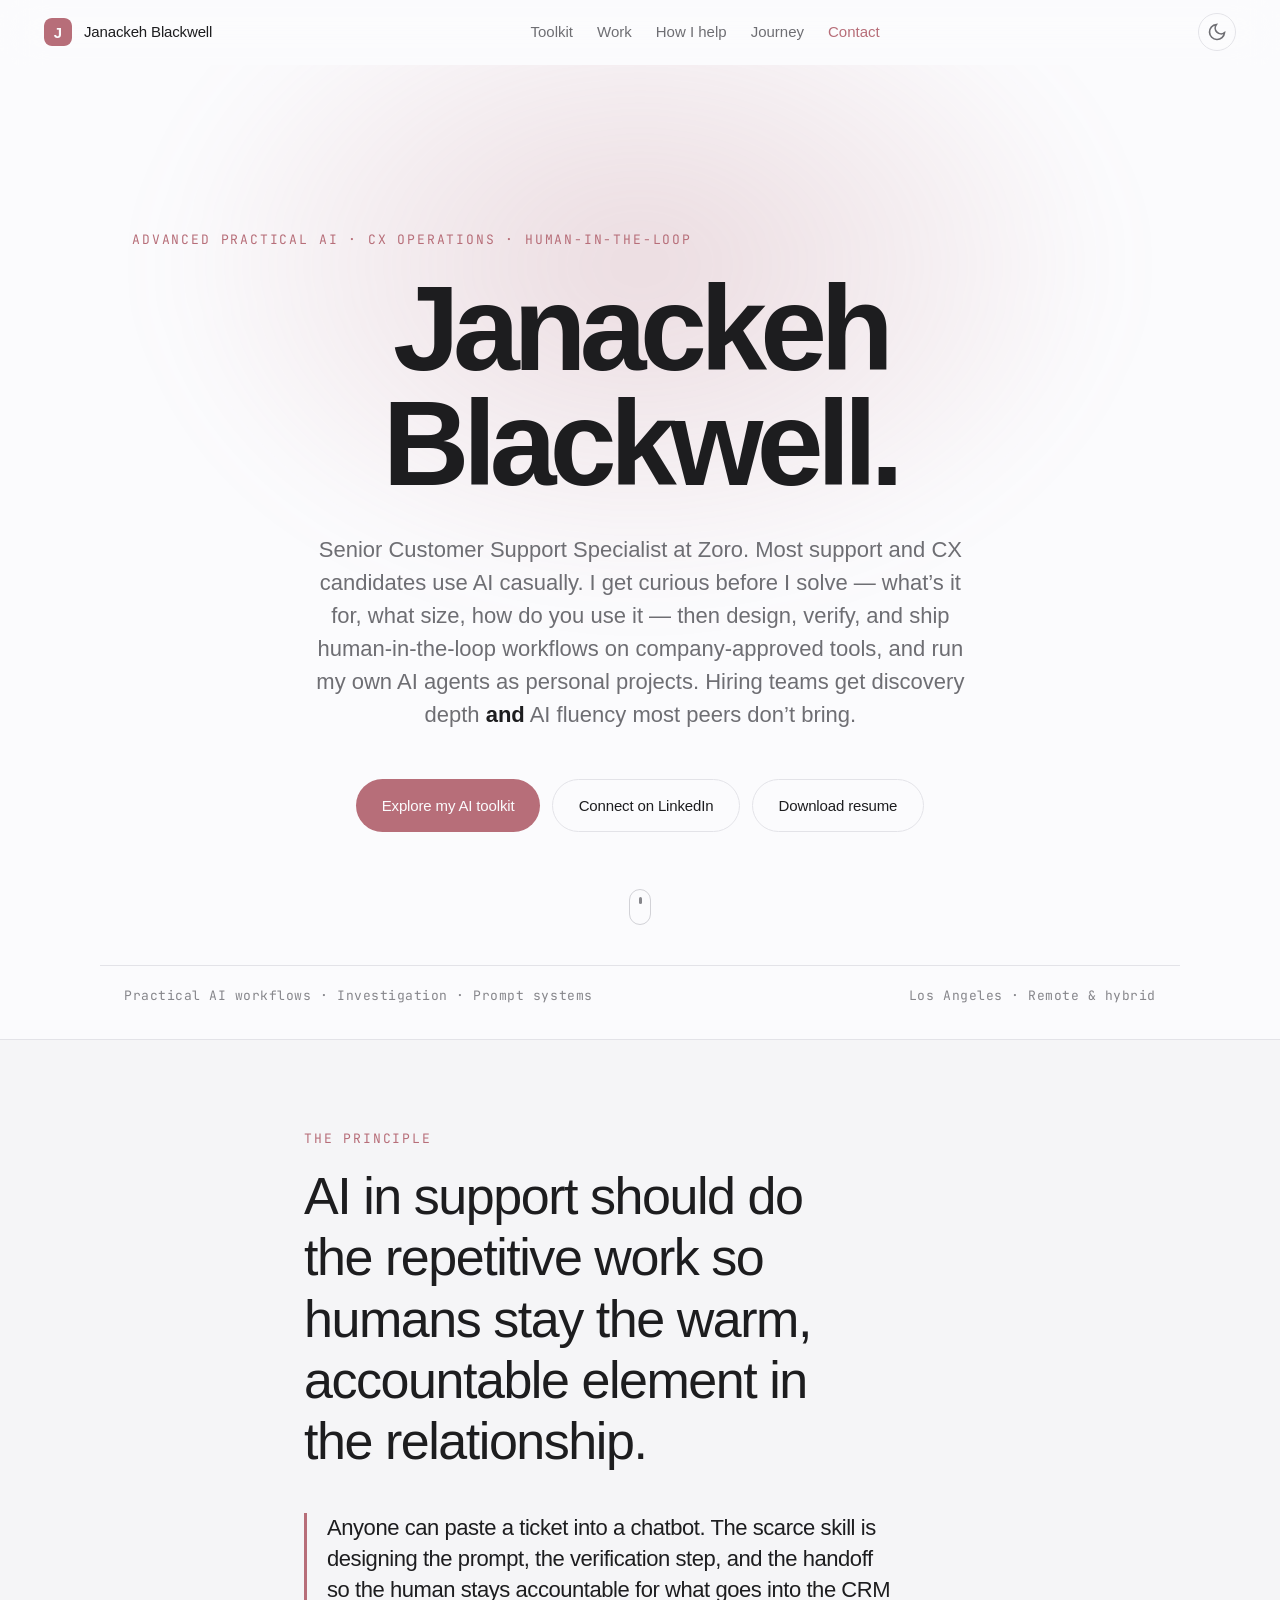
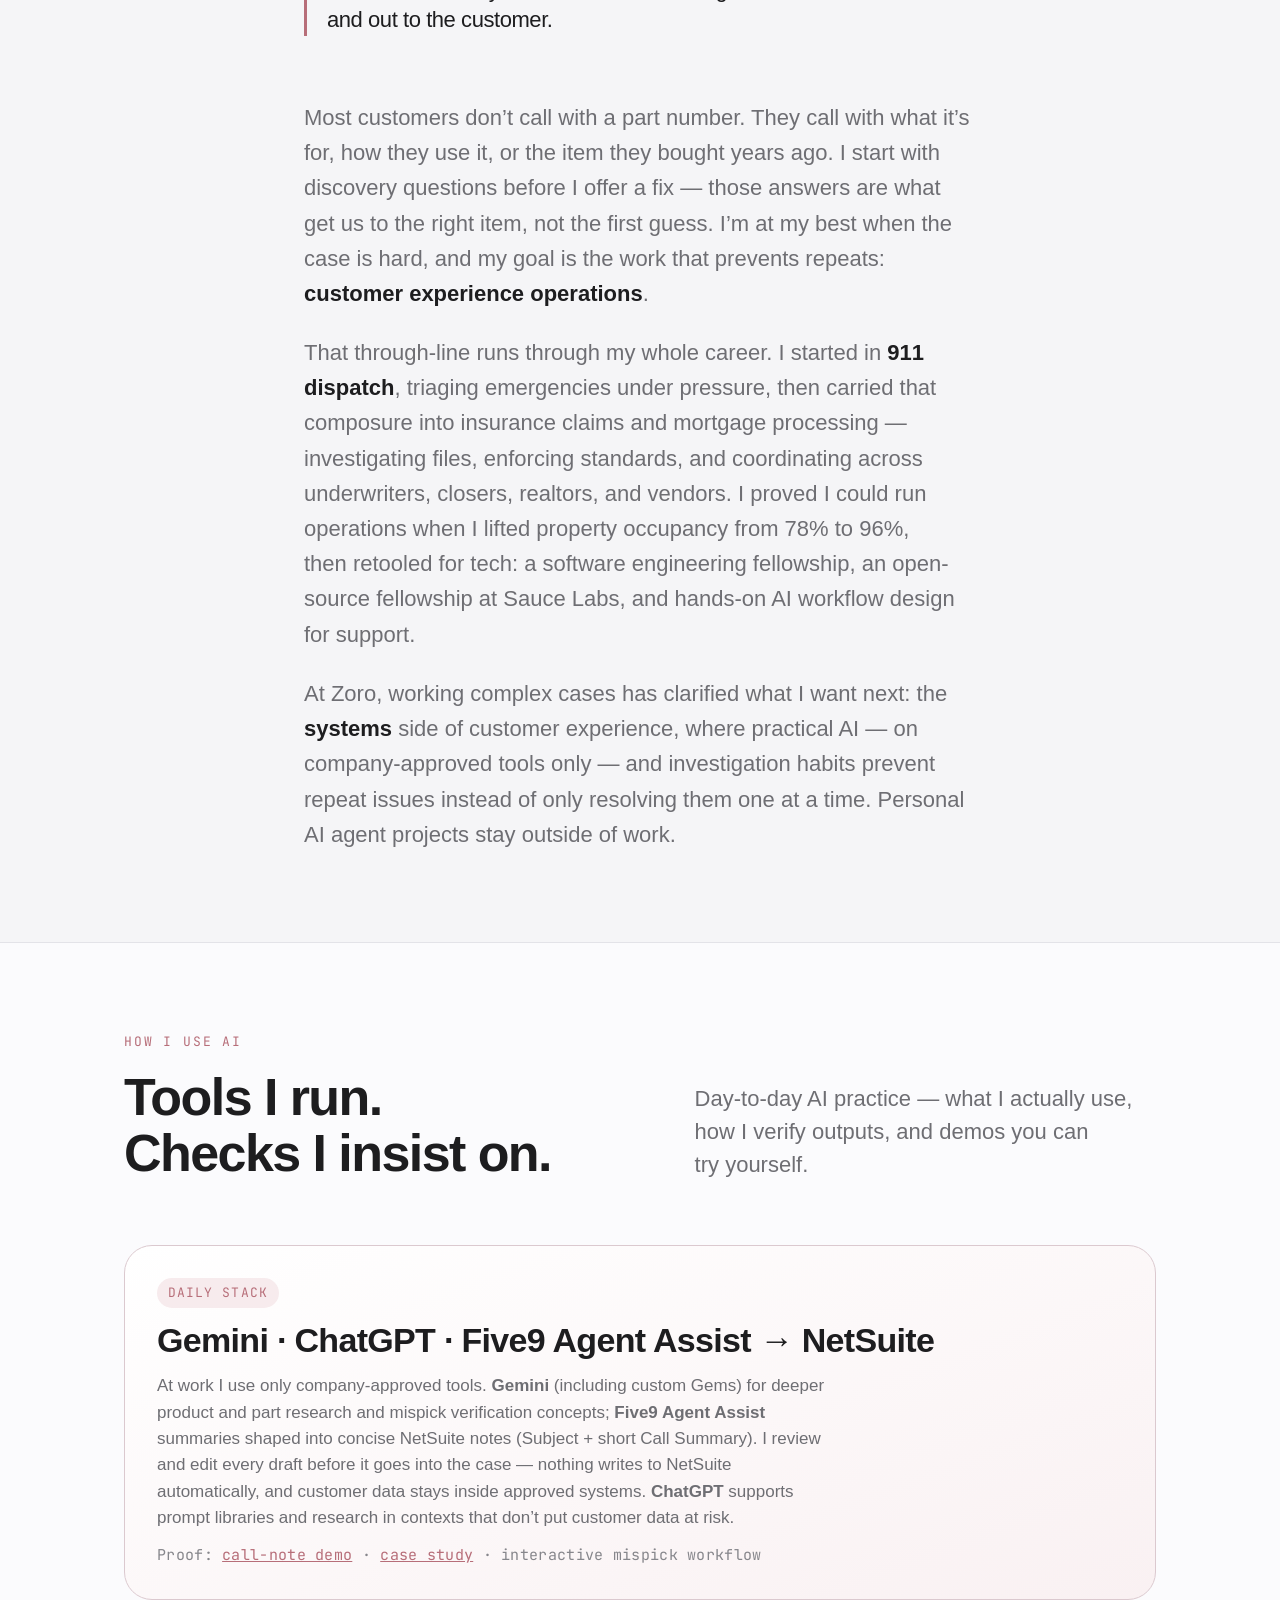
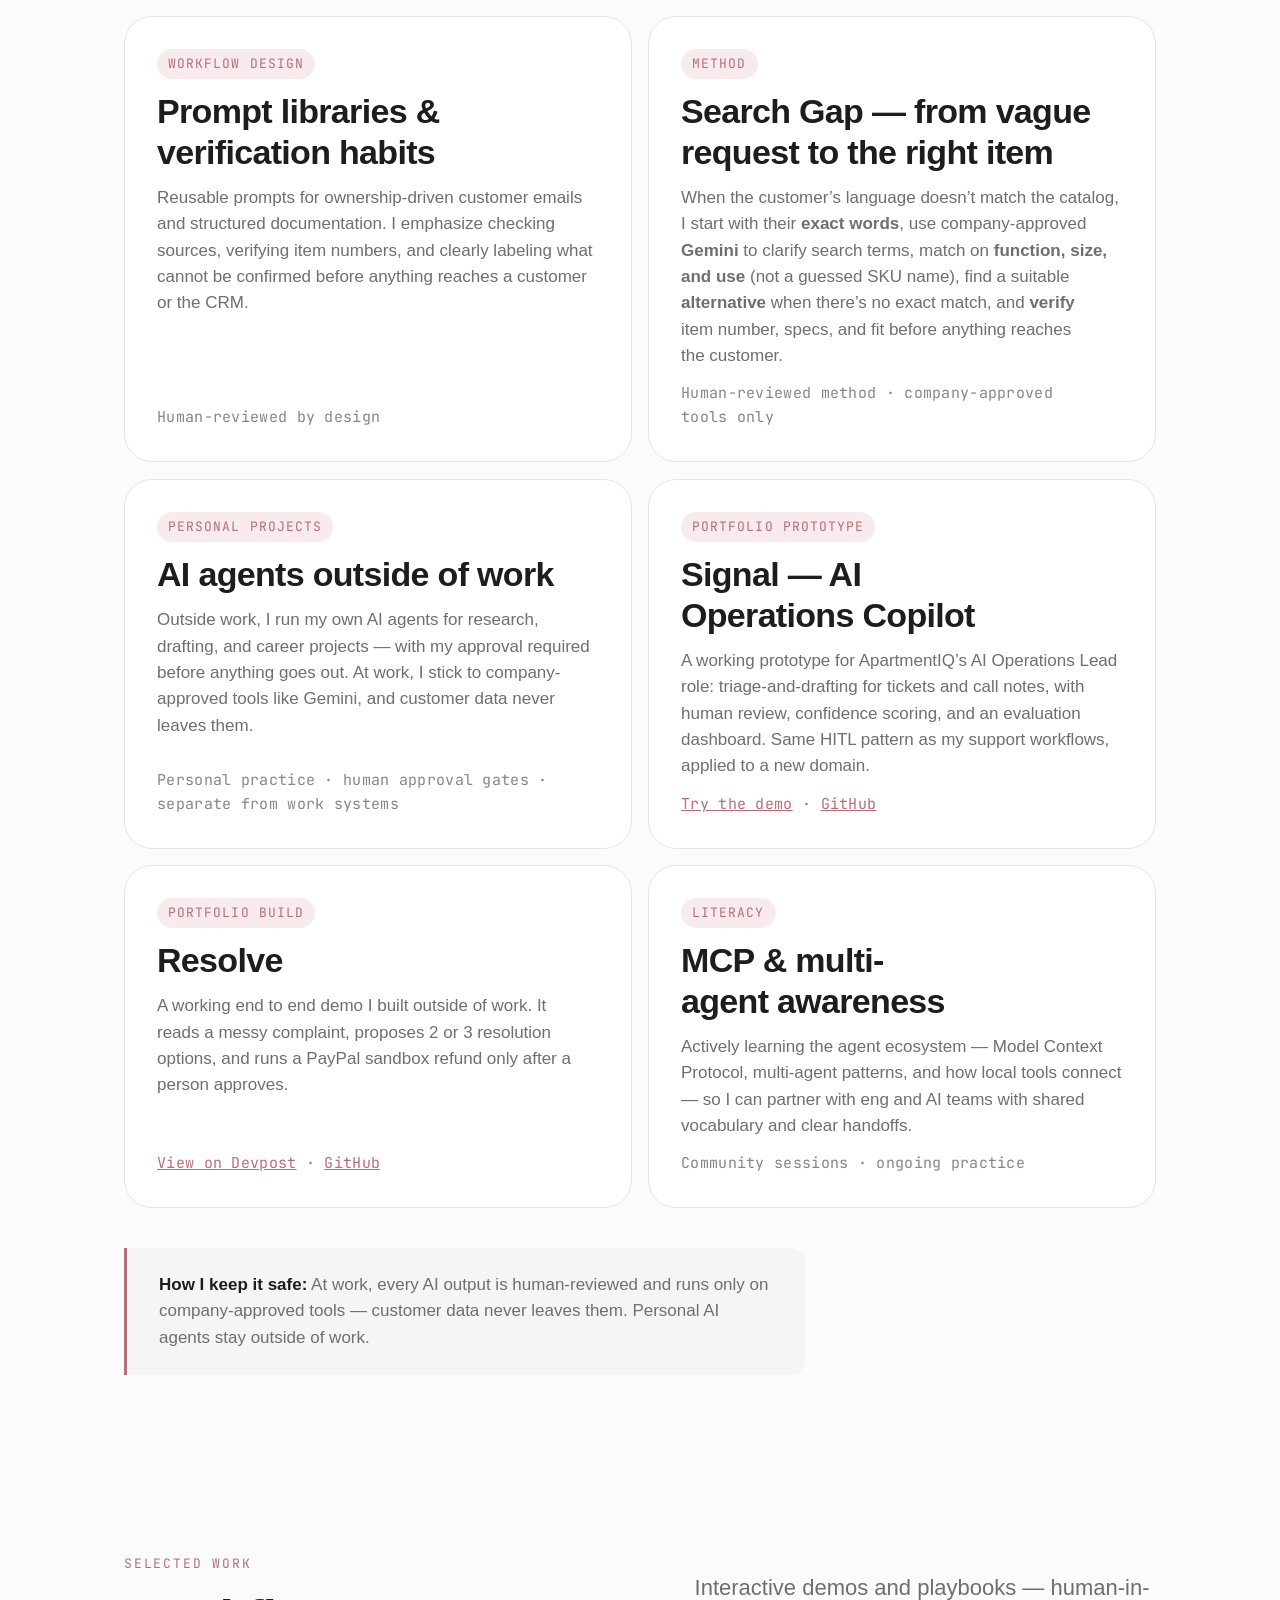
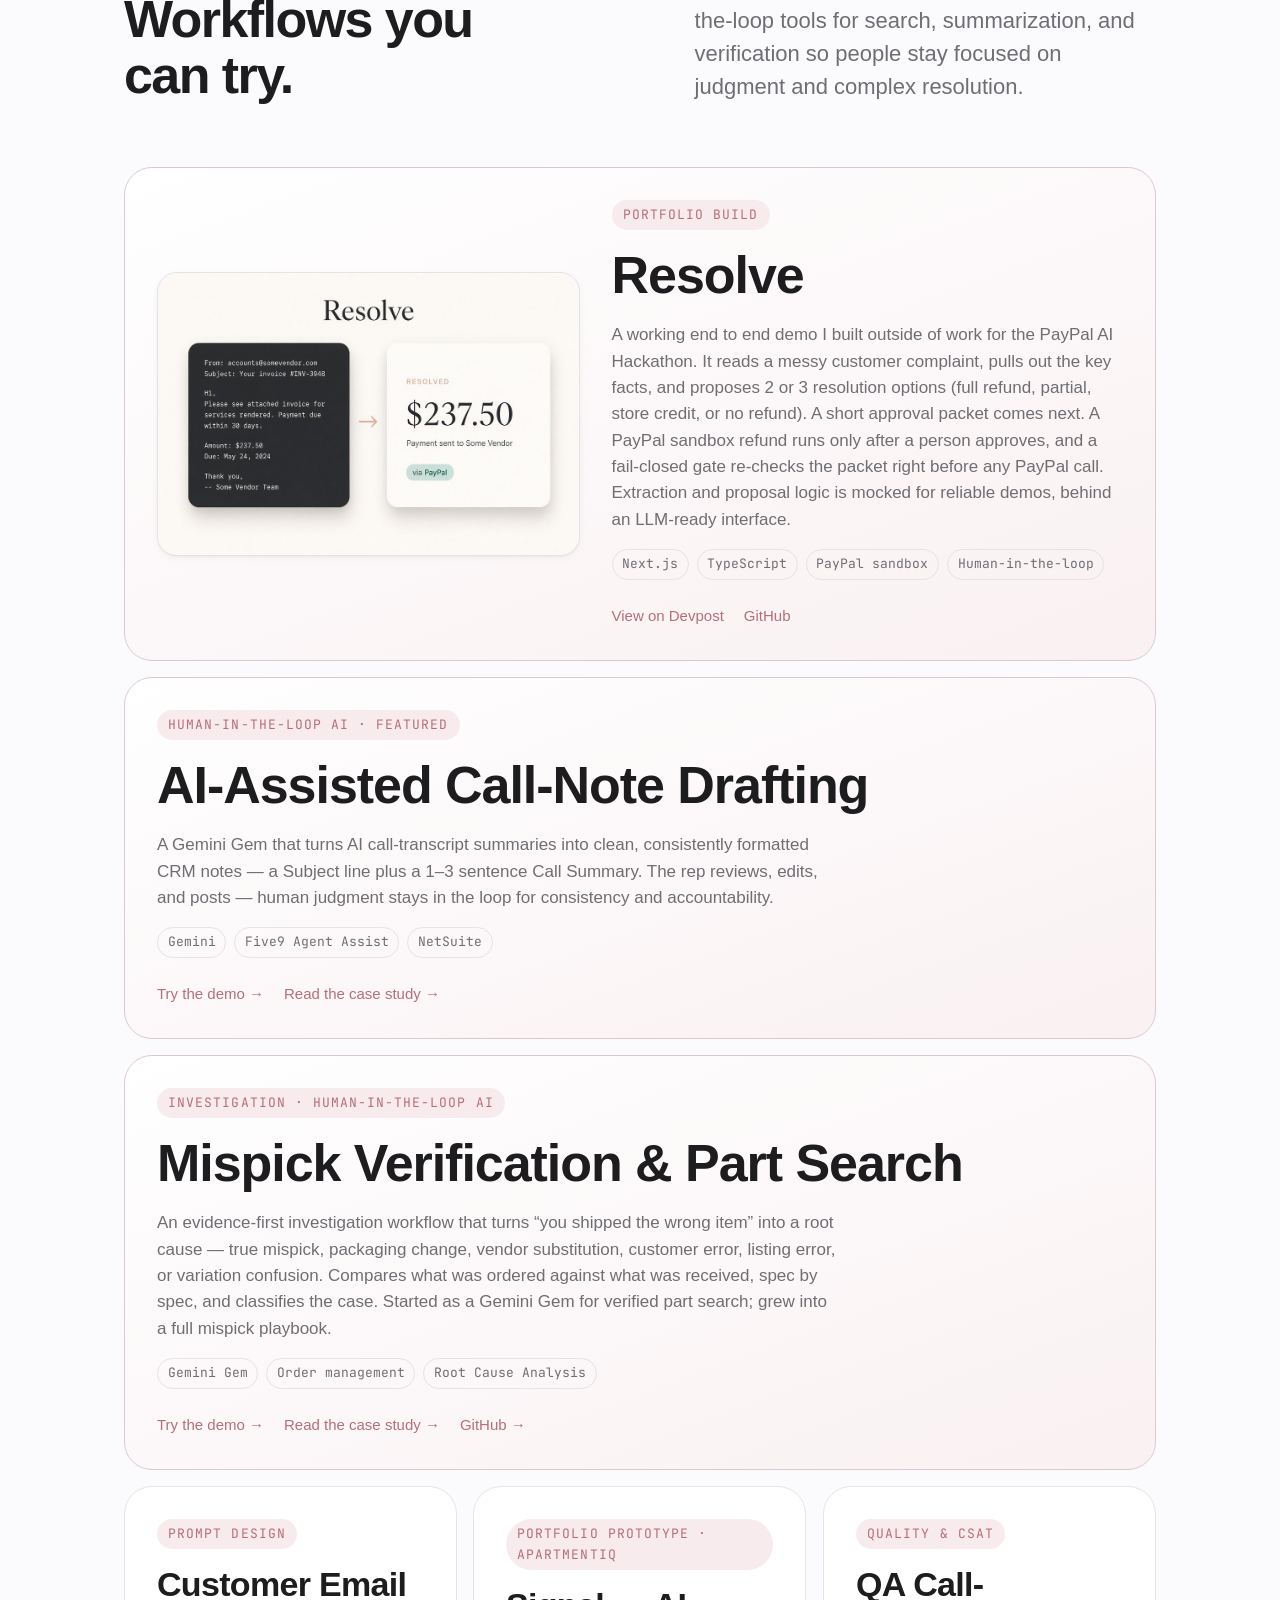
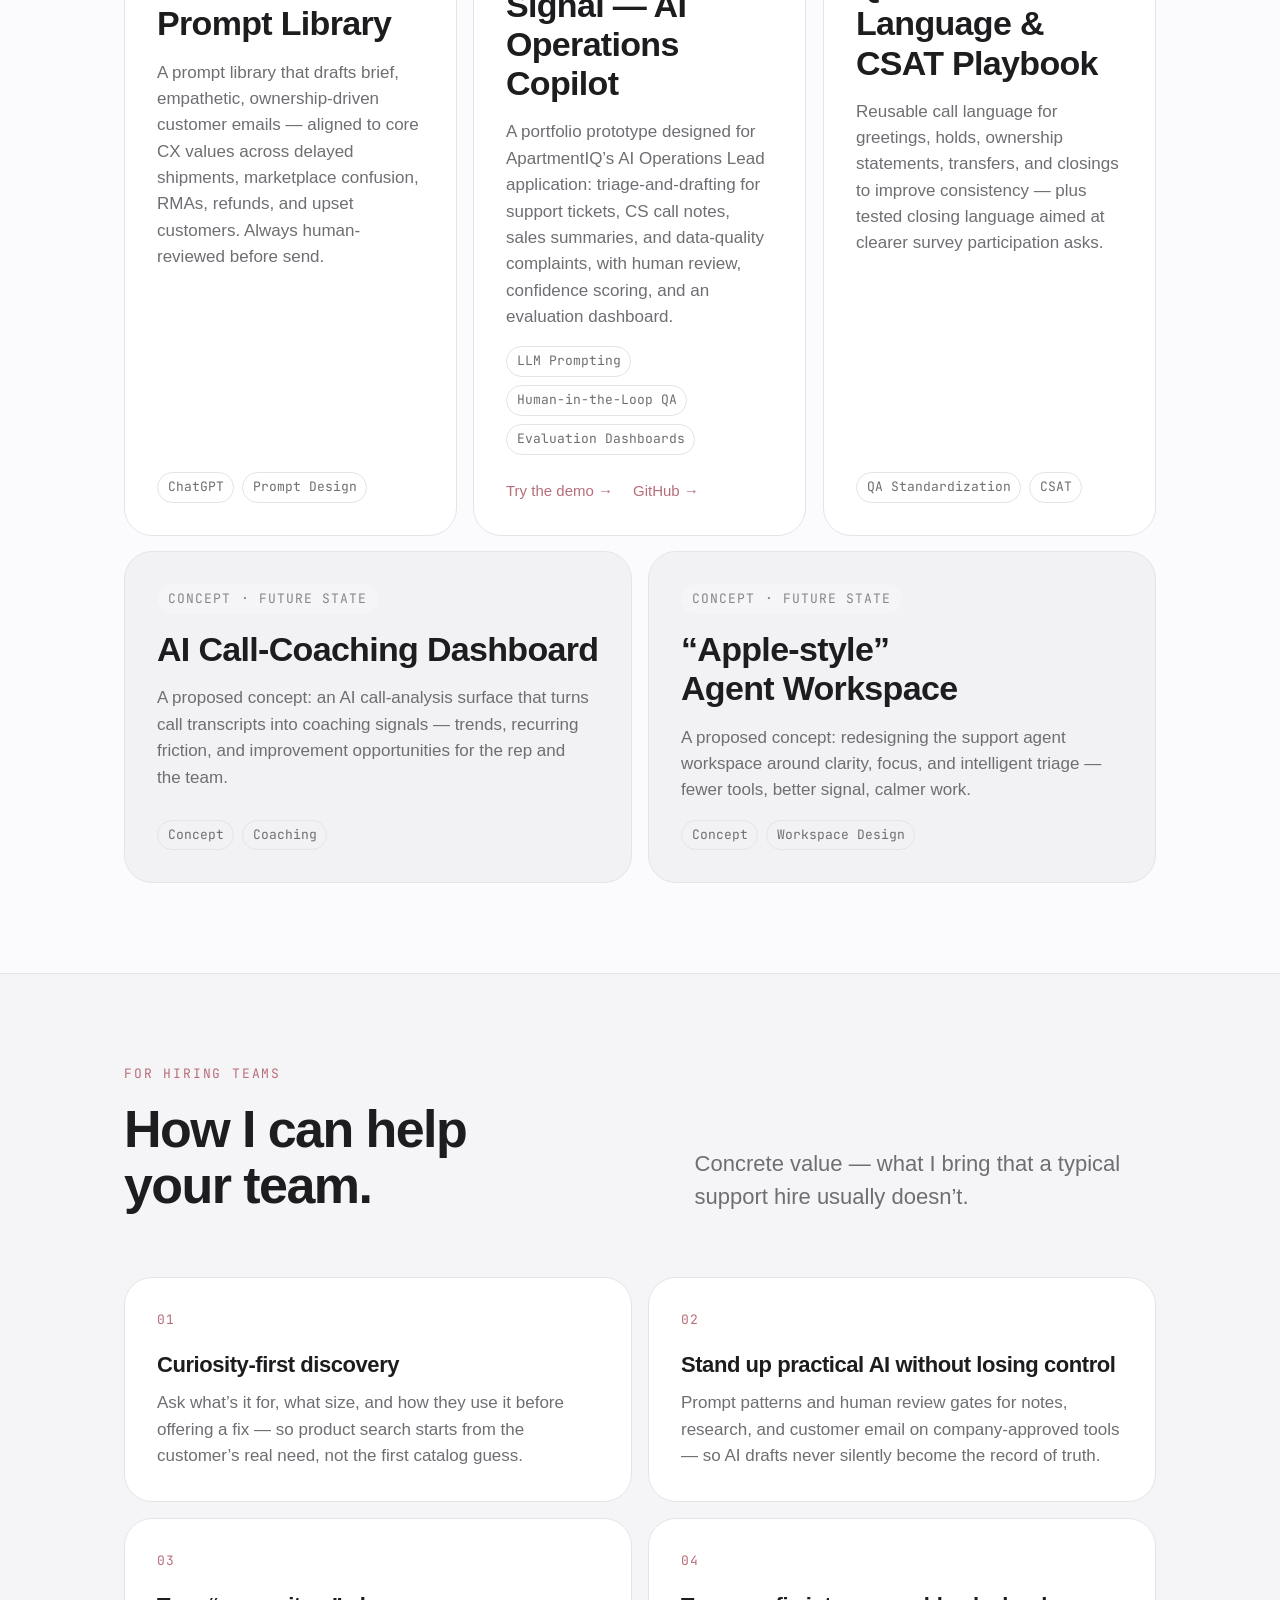
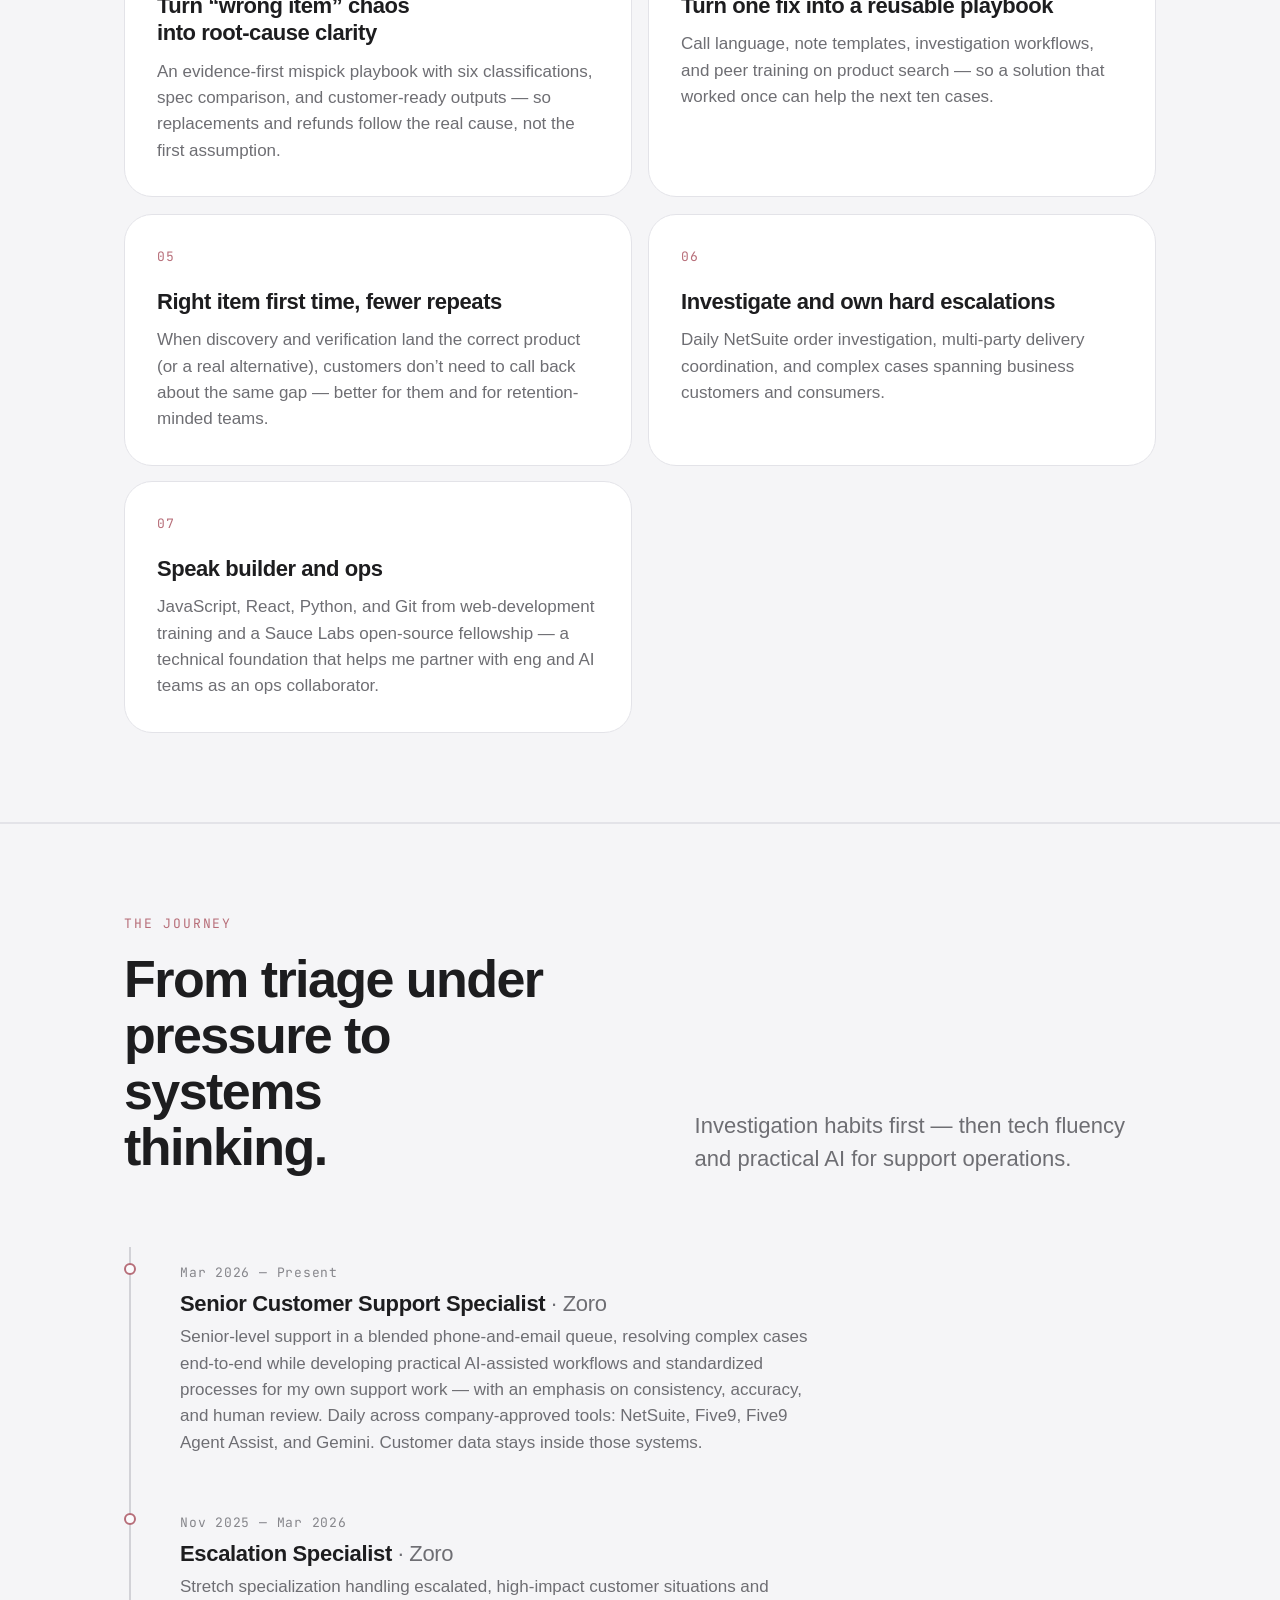
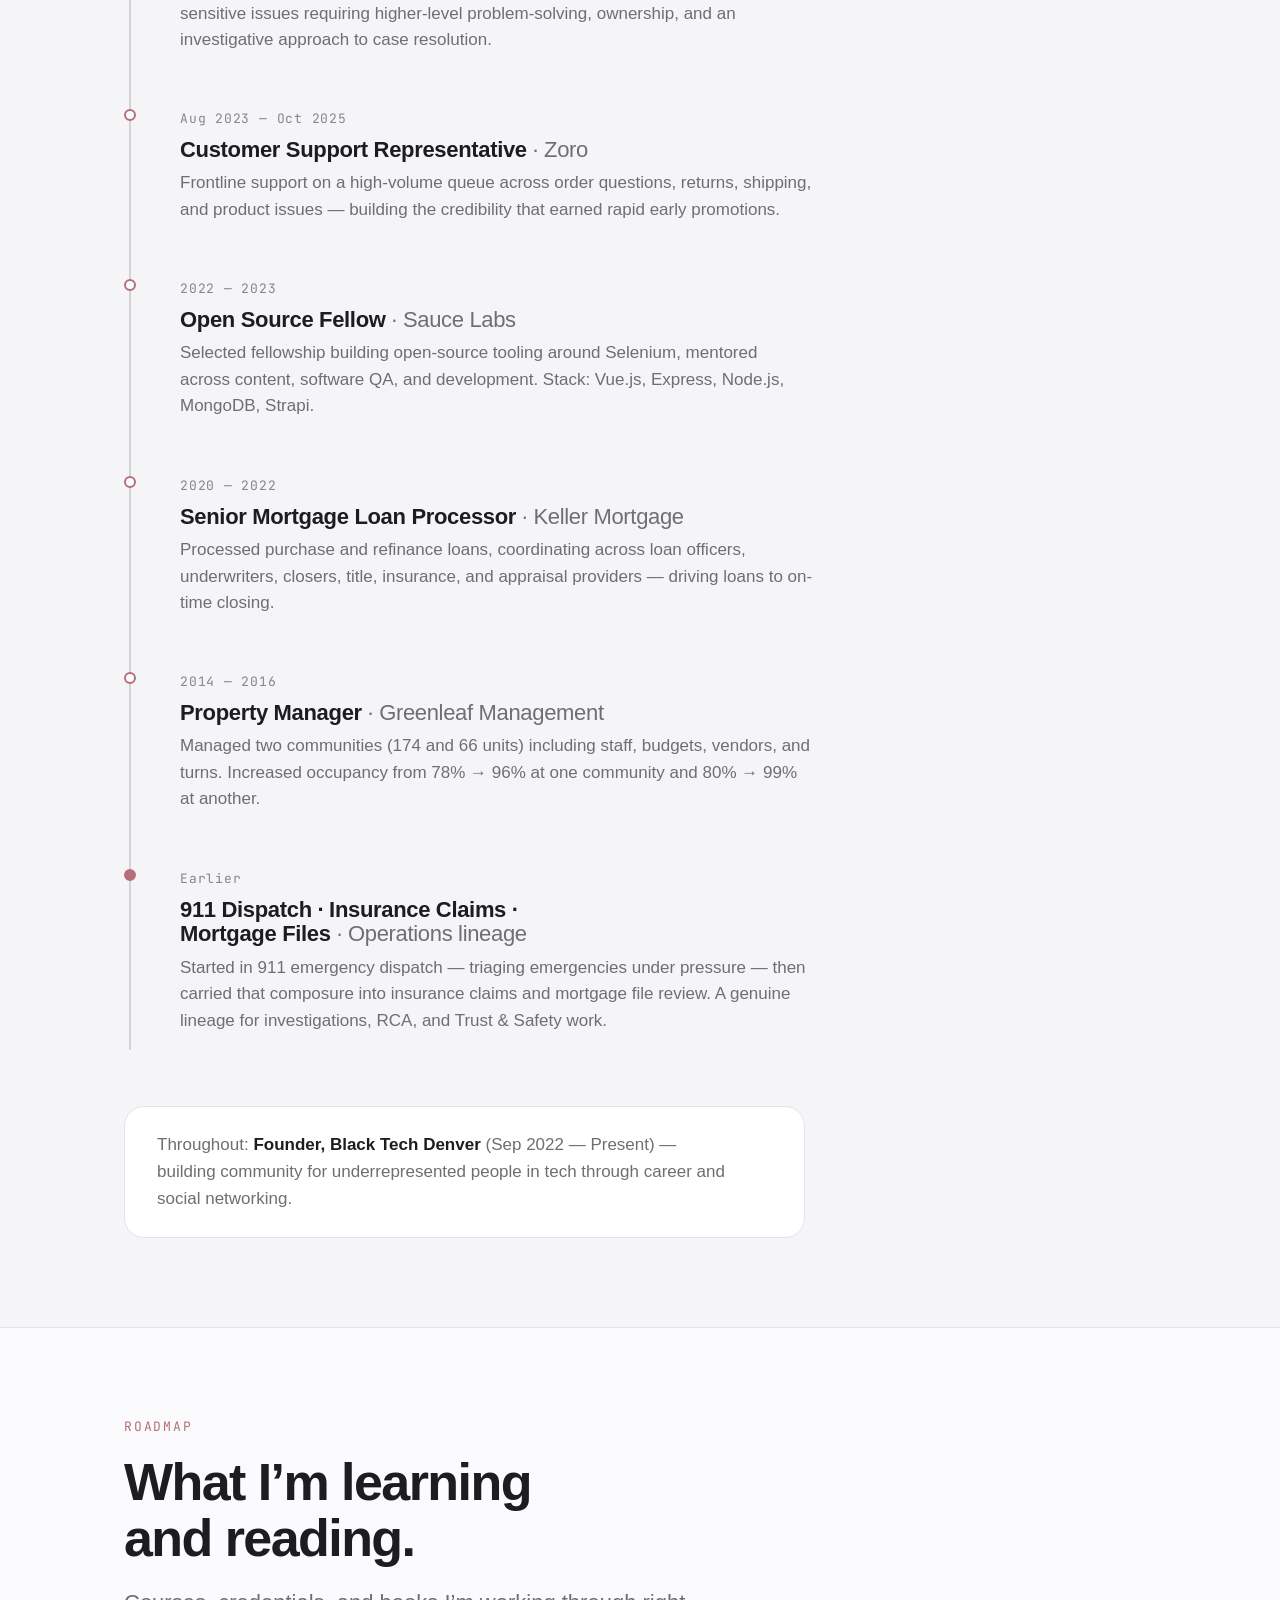
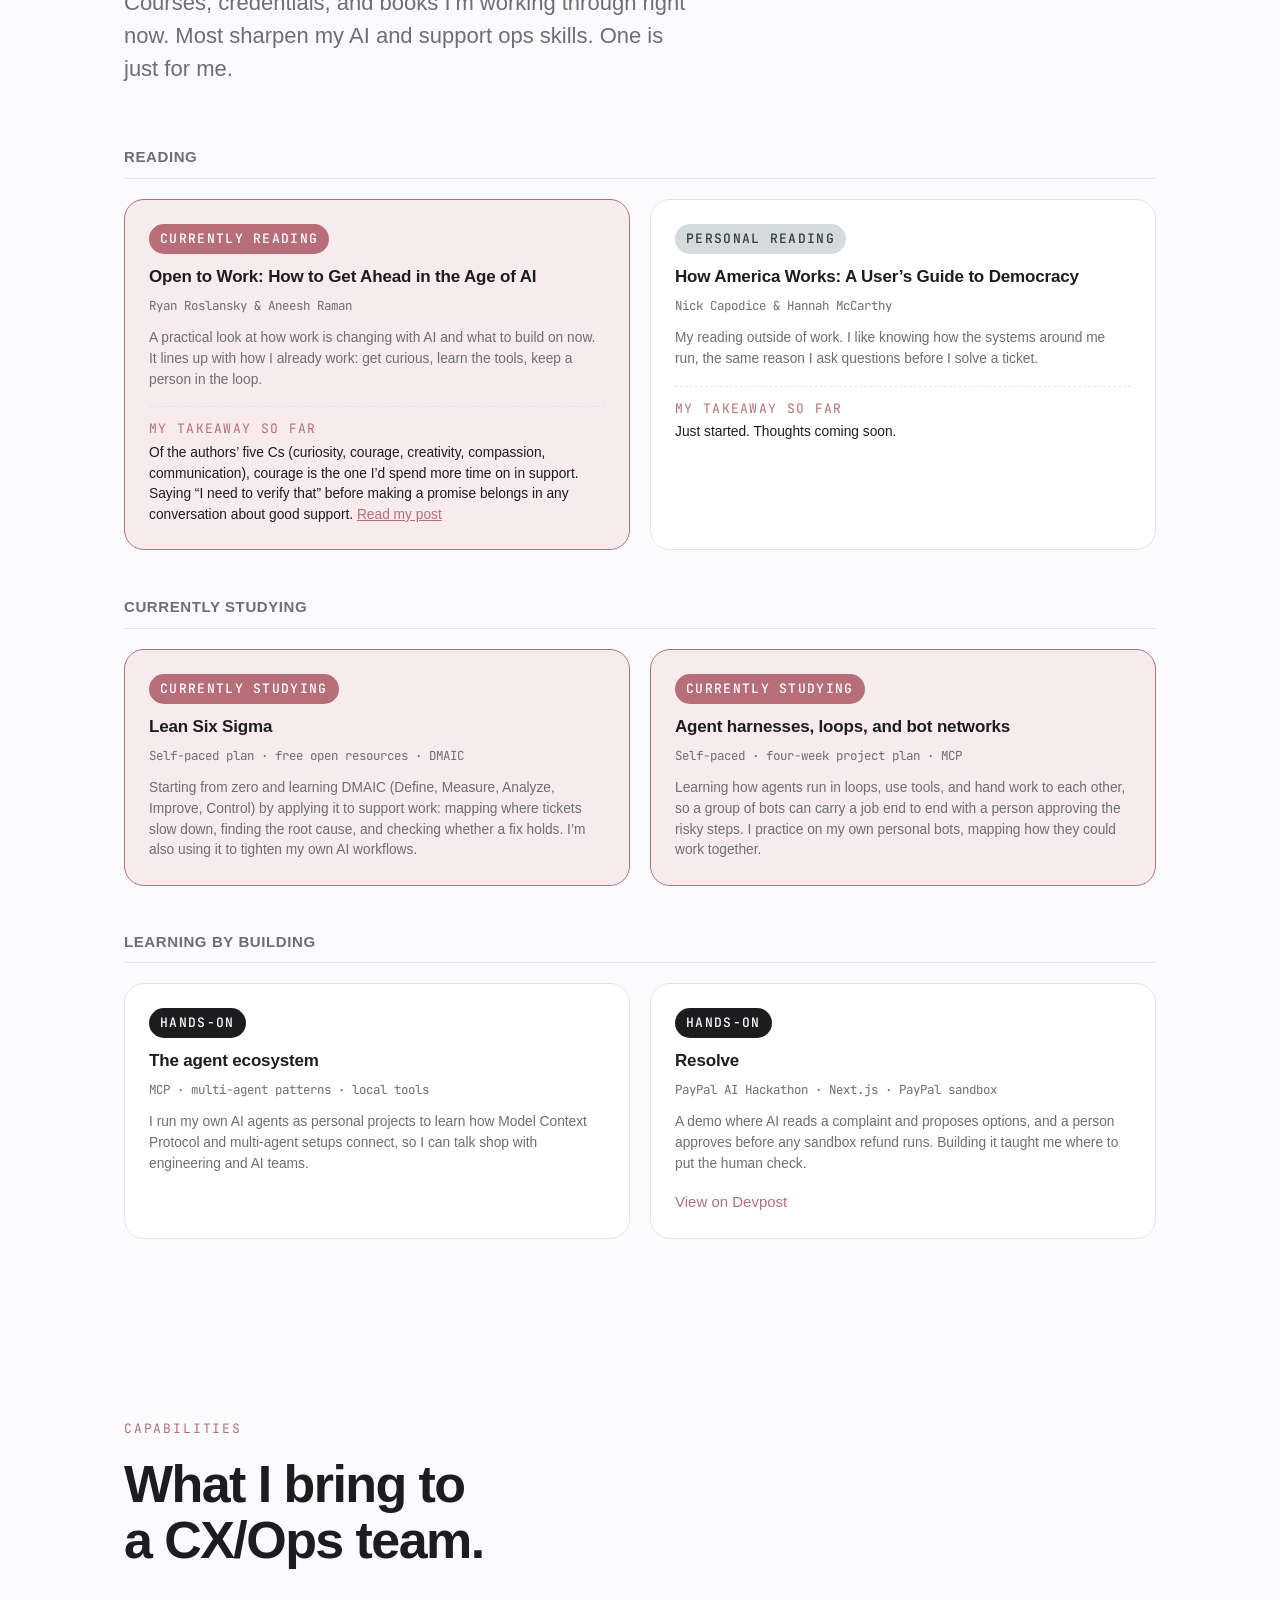
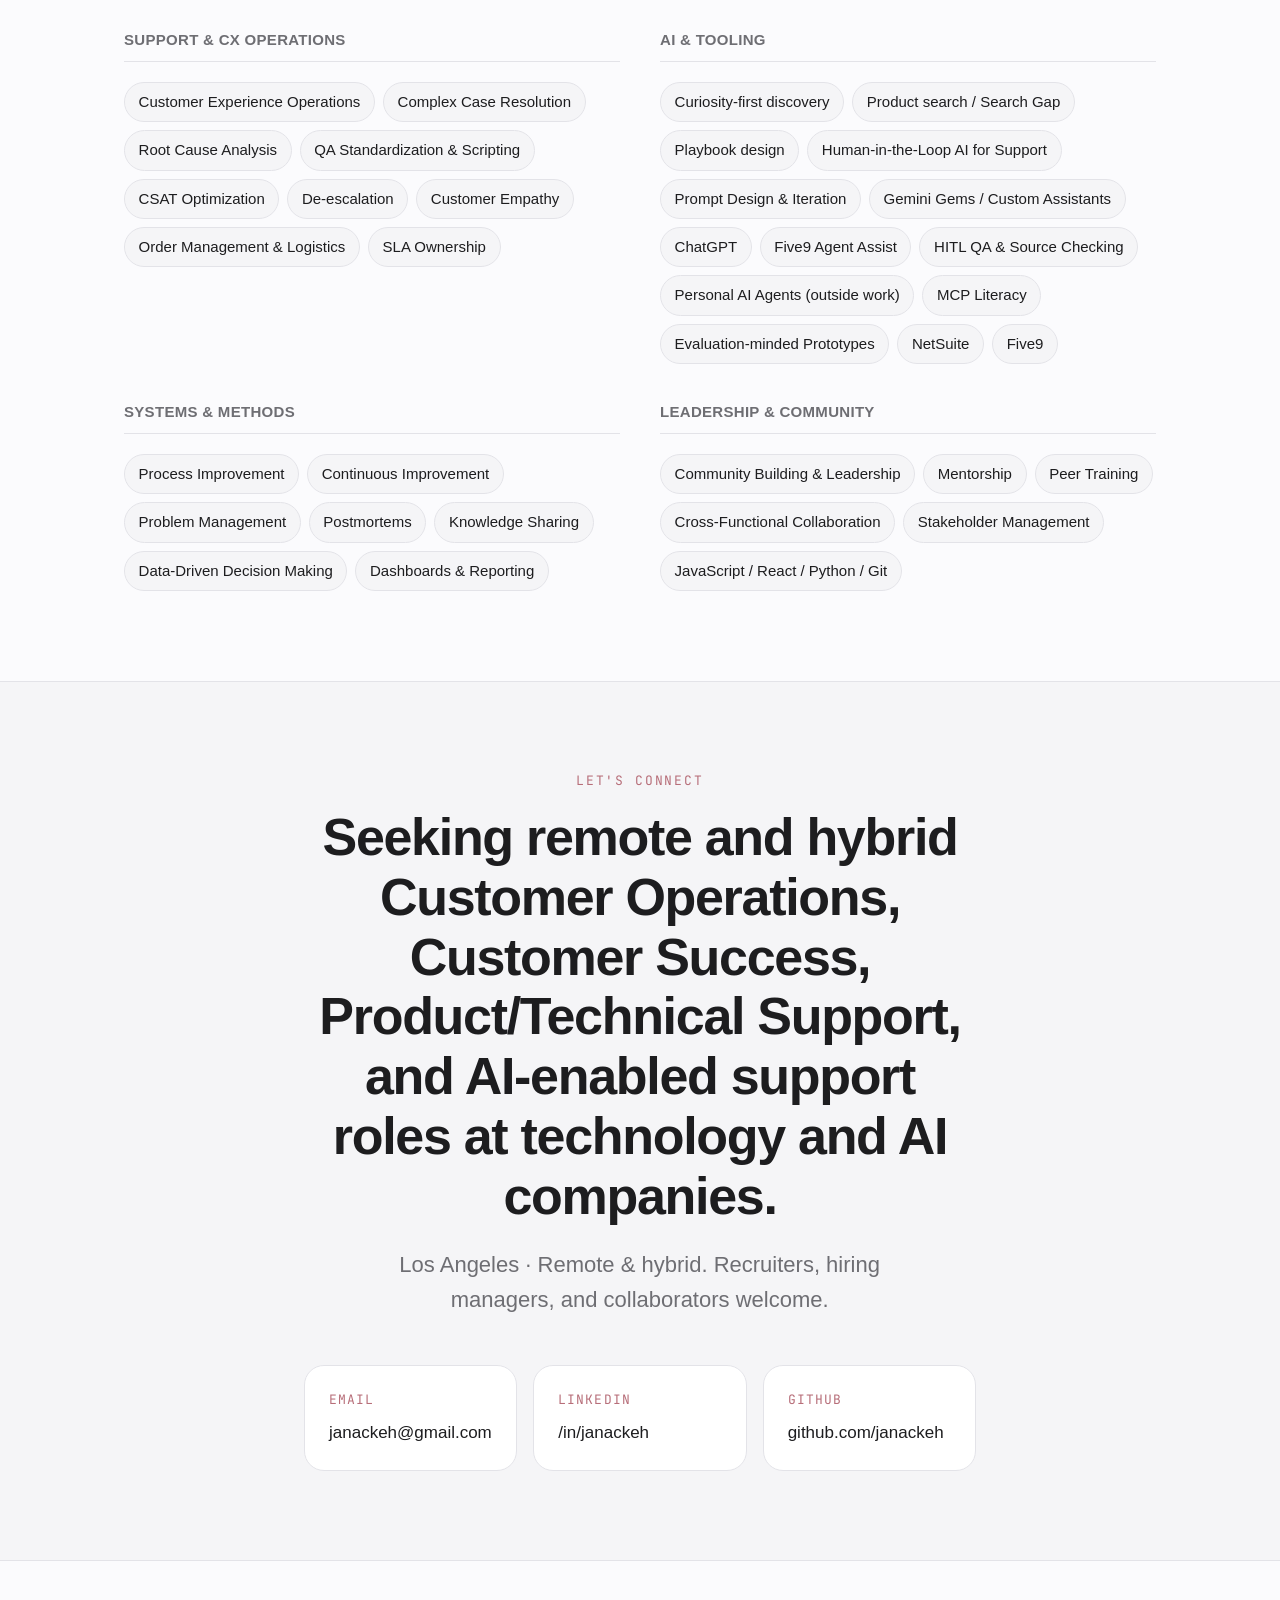
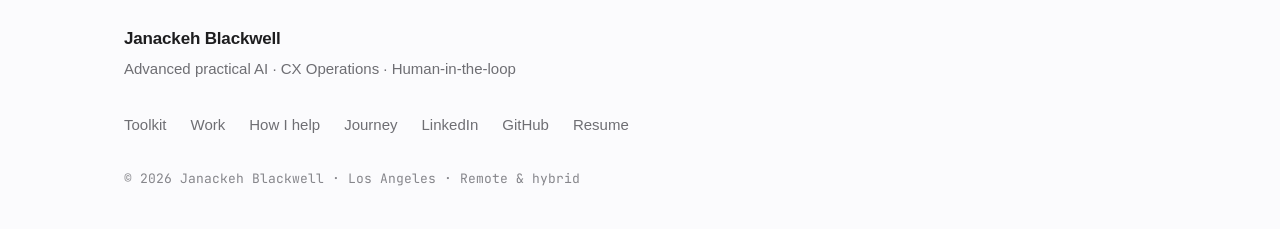
<file: index.html>
<!DOCTYPE html>
<html lang="en" data-theme="light">
<head>
  <meta charset="UTF-8" />
  <meta name="viewport" content="width=device-width, initial-scale=1.0" />
  <link rel="icon" type="image/svg+xml" href="./favicon.svg" />
  <link rel="icon" type="image/png" sizes="32x32" href="./favicon-32.png" />
  <link rel="apple-touch-icon" sizes="180x180" href="./apple-touch-icon.png" />
  <link rel="mask-icon" href="./favicon.svg" color="#b76e79" />
  <title>Janackeh Blackwell — Curiosity-First Support Ops &amp; Practical AI</title>
  <meta name="description" content="Senior Customer Support Specialist — curiosity-first product search and investigation, human-in-the-loop AI on company-approved tools (Gemini, Five9 Agent Assist → NetSuite), and personal AI agents outside of work. Los Angeles · Remote &amp; hybrid." />
  <meta name="author" content="Janackeh Blackwell" />

  <!-- Open Graph -->
  <meta property="og:type" content="website" />
  <meta property="og:title" content="Janackeh Blackwell — Curiosity-First Support Ops &amp; Practical AI" />
  <meta property="og:description" content="Most support candidates use AI casually. I design, verify, and ship human-in-the-loop workflows on company-approved tools — and run my own AI agents as personal projects. Los Angeles · Remote &amp; hybrid." />
  <meta property="og:url" content="https://janackeh.me" />

  <link rel="preconnect" href="https://api.fontshare.com" crossorigin />
  <link rel="preconnect" href="https://fonts.googleapis.com" />
  <link rel="preconnect" href="https://fonts.gstatic.com" crossorigin />
  <link href="https://api.fontshare.com/v2/css?f[]=satoshi@300,400,500,700,900&display=swap" rel="stylesheet" />
  <link href="https://fonts.googleapis.com/css2?family=JetBrains+Mono:wght@400;500&display=swap" rel="stylesheet" />

  <link rel="stylesheet" href="./base.css" />
  <link rel="stylesheet" href="./style.css" />

  <link rel="icon" href="data:image/svg+xml,<svg xmlns='http://www.w3.org/2000/svg' viewBox='0 0 32 32'><rect width='32' height='32' rx='7' fill='%230a6e72'/><text x='16' y='22' font-family='sans-serif' font-size='17' font-weight='700' fill='white' text-anchor='middle'>J</text></svg>" />

  <script type="application/ld+json">
  {
    "@context": "https://schema.org",
    "@type": "Person",
    "name": "Janackeh Blackwell",
    "jobTitle": "Senior Customer Support Specialist",
    "worksFor": { "@type": "Organization", "name": "Zoro" },
    "url": "https://janackeh.me",
    "email": "janackeh@gmail.com",
    "address": { "@type": "PostalAddress", "addressLocality": "Los Angeles", "addressRegion": "CA" },
    "sameAs": [
      "https://www.linkedin.com/in/janackeh/",
      "https://github.com/janackeh"
    ],
    "knowsAbout": ["Customer Experience Operations","Human-in-the-Loop AI","Prompt Design","Root Cause Analysis","Process Improvement","Gemini","ChatGPT"]
  }
  </script>
</head>
<body>
  <a class="skip-link" href="#main">Skip to content</a>

  <!-- ============ HEADER ============ -->
  <header class="header" id="header">
    <div class="header-inner">
      <a href="#top" class="brand" aria-label="Janackeh Blackwell — home">
        <svg class="brand-mark" viewBox="0 0 32 32" aria-hidden="true">
          <rect width="32" height="32" rx="7" fill="currentColor"/>
          <text x="16" y="22.5" font-family="inherit" font-size="17" font-weight="700" fill="var(--color-bg)" text-anchor="middle">J</text>
        </svg>
        <span class="brand-name">Janackeh Blackwell</span>
      </a>
      <nav class="nav" aria-label="Primary">
        <a href="#toolkit">Toolkit</a>
        <a href="#work">Work</a>
        <a href="#help">How I help</a>
        <a href="#journey">Journey</a>
        <a href="#contact" class="nav-cta">Contact</a>
      </nav>
      <button class="theme-toggle" data-theme-toggle aria-label="Switch to dark mode" type="button">
        <svg width="20" height="20" viewBox="0 0 24 24" fill="none" stroke="currentColor" stroke-width="2"><circle cx="12" cy="12" r="5"/><path d="M12 1v2M12 21v2M4.22 4.22l1.42 1.42M18.36 18.36l1.42 1.42M1 12h2M21 12h2M4.22 19.78l1.42-1.42M18.36 5.64l1.42-1.42"/></svg>
      </button>
    </div>
  </header>

  <main id="main">
    <span id="top"></span>

    <!-- ============ HERO ============ -->
    <section class="hero" aria-labelledby="hero-title">
      <div class="hero-glow" aria-hidden="true"></div>
      <div class="container hero-inner">
        <p class="eyebrow reveal">Advanced practical AI · CX Operations · Human-in-the-loop</p>
        <h1 id="hero-title" class="hero-title reveal">Janackeh<br />Blackwell.</h1>
        <p class="hero-sub reveal">Senior Customer Support Specialist at Zoro. Most support and CX candidates use AI casually. I get curious before I solve — what’s it for, what size, how do you use it — then design, verify, and ship human-in-the-loop workflows on company-approved tools, and run my own AI agents as personal projects. Hiring teams get discovery depth <em>and</em> AI fluency most peers don’t bring.</p>
        <div class="hero-cta reveal">
          <a href="#toolkit" class="btn btn-primary">Explore my AI toolkit</a>
          <a href="https://www.linkedin.com/in/janackeh/" target="_blank" rel="noopener noreferrer" class="btn btn-ghost">Connect on LinkedIn</a>
          <a href="./resume.pdf" target="_blank" rel="noopener noreferrer" class="btn btn-ghost">Download resume</a>
        </div>
      </div>
      <div class="scroll-cue" aria-hidden="true"><span></span></div>
    </section>
    <div class="hero-foot container reveal">
      <span>Practical AI workflows · Investigation · Prompt systems</span>
      <span>Los Angeles · Remote &amp; hybrid</span>
    </div>

    <!-- ============ PHILOSOPHY / ABOUT ============ -->
    <section class="section philosophy" id="about" aria-labelledby="philosophy-title">
      <div class="container narrow">
        <p class="eyebrow reveal">The principle</p>
        <p class="pullquote reveal" id="philosophy-title">AI in support should do the repetitive work so humans stay the warm, accountable element in the relationship.</p>
        <p class="contrast-line reveal">Anyone can paste a ticket into a chatbot. The scarce skill is designing the prompt, the verification step, and the handoff so the human stays accountable for what goes into the CRM and out to the customer.</p>
        <div class="about-grid">
          <p class="about-body reveal">Most customers don’t call with a part number. They call with what it’s for, how they use it, or the item they bought years ago. I start with discovery questions before I offer a fix — those answers are what get us to the right item, not the first guess. I’m at my best when the case is hard, and my goal is the work that prevents repeats: <strong>customer experience operations</strong>.</p>
          <p class="about-body reveal">That through-line runs through my whole career. I started in <strong>911 dispatch</strong>, triaging emergencies under pressure, then carried that composure into insurance claims and mortgage processing — investigating files, enforcing standards, and coordinating across underwriters, closers, realtors, and vendors. I proved I could run operations when I lifted property occupancy from 78% to 96%, then retooled for tech: a software engineering fellowship, an open-source fellowship at Sauce Labs, and hands-on AI workflow design for support.</p>
          <p class="about-body reveal">At Zoro, working complex cases has clarified what I want next: the <strong>systems</strong> side of customer experience, where practical AI — on company-approved tools only — and investigation habits prevent repeat issues instead of only resolving them one at a time. Personal AI agent projects stay outside of work.</p>
        </div>
      </div>
    </section>

    <!-- ============ AI TOOLKIT ============ -->
    <section class="section toolkit" id="toolkit" aria-labelledby="toolkit-title">
      <div class="container">
        <div class="section-lead reveal">
          <div>
            <p class="eyebrow">How I use AI</p>
            <h2 id="toolkit-title" class="section-title">Tools I run.<br />Checks I insist on.</h2>
          </div>
          <p class="section-lede">Day-to-day AI practice — what I actually use, how I verify outputs, and demos you can try yourself.</p>
        </div>

        <div class="toolkit-grid">
          <article class="toolkit-card toolkit-card-wide reveal">
            <div class="project-tag">Daily stack</div>
            <h3 class="toolkit-name">Gemini · ChatGPT · Five9 Agent Assist → NetSuite</h3>
            <p class="toolkit-use">At work I use only company-approved tools. <strong>Gemini</strong> (including custom Gems) for deeper product and part research and mispick verification concepts; <strong>Five9 Agent Assist</strong> summaries shaped into concise NetSuite notes (Subject + short Call Summary). I review and edit every draft before it goes into the case — nothing writes to NetSuite automatically, and customer data stays inside approved systems. <strong>ChatGPT</strong> supports prompt libraries and research in contexts that don’t put customer data at risk.</p>
            <p class="toolkit-proof">Proof: <a href="./demo/">call-note demo</a> · <a href="./case-study/">case study</a> · interactive mispick workflow</p>
          </article>

          <article class="toolkit-card reveal">
            <div class="project-tag">Workflow design</div>
            <h3 class="toolkit-name">Prompt libraries &amp; verification habits</h3>
            <p class="toolkit-use">Reusable prompts for ownership-driven customer emails and structured documentation. I emphasize checking sources, verifying item numbers, and clearly labeling what cannot be confirmed before anything reaches a customer or the CRM.</p>
            <p class="toolkit-proof">Human-reviewed by design</p>
          </article>

          <article class="toolkit-card reveal">
            <div class="project-tag">Method</div>
            <h3 class="toolkit-name">Search Gap — from vague request to the right item</h3>
            <p class="toolkit-use">When the customer’s language doesn’t match the catalog, I start with their <strong>exact words</strong>, use company-approved <strong>Gemini</strong> to clarify search terms, match on <strong>function, size, and use</strong> (not a guessed SKU name), find a suitable <strong>alternative</strong> when there’s no exact match, and <strong>verify</strong> item number, specs, and fit before anything reaches the customer.</p>
            <p class="toolkit-proof">Human-reviewed method · company-approved tools only</p>
          </article>

          <article class="toolkit-card reveal">
            <div class="project-tag">Personal projects</div>
            <h3 class="toolkit-name">AI agents outside of work</h3>
            <p class="toolkit-use">Outside work, I run my own AI agents for research, drafting, and career projects — with my approval required before anything goes out. At work, I stick to company-approved tools like Gemini, and customer data never leaves them.</p>
            <p class="toolkit-proof">Personal practice · human approval gates · separate from work systems</p>
          </article>

          <article class="toolkit-card reveal">
            <div class="project-tag">Portfolio prototype</div>
            <h3 class="toolkit-name">Signal — AI Operations Copilot</h3>
            <p class="toolkit-use">A working prototype for ApartmentIQ’s AI Operations Lead role: triage-and-drafting for tickets and call notes, with human review, confidence scoring, and an evaluation dashboard. Same HITL pattern as my support workflows, applied to a new domain.</p>
            <p class="toolkit-proof"><a href="https://signal-apartmentiq.pplx.app" target="_blank" rel="noopener noreferrer">Try the demo</a> · <a href="https://github.com/janackeh/signal-apartmentiq-demo" target="_blank" rel="noopener noreferrer">GitHub</a></p>
          </article>

          <article class="toolkit-card reveal">
            <div class="project-tag">Portfolio build</div>
            <h3 class="toolkit-name">Resolve</h3>
            <p class="toolkit-use">A working end to end demo I built outside of work. It reads a messy complaint, proposes 2 or 3 resolution options, and runs a PayPal sandbox refund only after a person approves.</p>
            <p class="toolkit-proof"><a href="https://devpost.com/software/resolve-vhe4mz" target="_blank" rel="noopener noreferrer">View on Devpost</a> · <a href="https://github.com/janackeh/resolve" target="_blank" rel="noopener noreferrer">GitHub</a></p>
          </article>

          <article class="toolkit-card reveal">
            <div class="project-tag">Literacy</div>
            <h3 class="toolkit-name">MCP &amp; multi-agent awareness</h3>
            <p class="toolkit-use">Actively learning the agent ecosystem — Model Context Protocol, multi-agent patterns, and how local tools connect — so I can partner with eng and AI teams with shared vocabulary and clear handoffs.</p>
            <p class="toolkit-proof">Community sessions · ongoing practice</p>
          </article>
        </div>

        <p class="toolkit-guard reveal"><strong>How I keep it safe:</strong> At work, every AI output is human-reviewed and runs only on company-approved tools — customer data never leaves them. Personal AI agents stay outside of work.</p>
      </div>
    </section>

    <!-- ============ WORK / PROJECTS ============ -->
    <section class="section work" id="work" aria-labelledby="work-title">
      <div class="container">
        <div class="section-lead reveal">
          <div>
            <p class="eyebrow">Selected work</p>
            <h2 id="work-title" class="section-title">Workflows you<br />can try.</h2>
          </div>
          <p class="section-lede">Interactive demos and playbooks — human-in-the-loop tools for search, summarization, and verification so people stay focused on judgment and complex resolution.</p>
        </div>

        <div class="project-grid">
          <article class="project project-featured project-featured-media reveal">
            <div class="project-media">
              <img src="./assets/resolve-thumb.jpg" alt="Resolve graphic: a vendor invoice email next to a $237.50 PayPal payment confirmation" width="1000" height="671" loading="lazy" decoding="async" />
            </div>
            <div class="project-body">
              <div class="project-tag">Portfolio build</div>
              <h3 class="project-title">Resolve</h3>
              <p class="project-desc">A working end to end demo I built outside of work for the PayPal AI Hackathon. It reads a messy customer complaint, pulls out the key facts, and proposes 2 or 3 resolution options (full refund, partial, store credit, or no refund). A short approval packet comes next. A PayPal sandbox refund runs only after a person approves, and a fail-closed gate re-checks the packet right before any PayPal call. Extraction and proposal logic is mocked for reliable demos, behind an LLM-ready interface.</p>
              <div class="project-meta">
                <span>Next.js</span><span>TypeScript</span><span>PayPal sandbox</span><span>Human-in-the-loop</span>
              </div>
              <div class="project-links">
                <a href="https://devpost.com/software/resolve-vhe4mz" target="_blank" rel="noopener noreferrer" class="project-link">View on Devpost</a>
                <a href="https://github.com/janackeh/resolve" target="_blank" rel="noopener noreferrer" class="project-link">GitHub</a>
              </div>
            </div>
          </article>

          <article class="project project-featured reveal">
            <div class="project-tag">Human-in-the-loop AI · Featured</div>
            <h3 class="project-title">AI-Assisted Call-Note Drafting</h3>
            <p class="project-desc">A Gemini Gem that turns AI call-transcript summaries into clean, consistently formatted CRM notes — a Subject line plus a 1–3 sentence Call Summary. The rep reviews, edits, and posts — human judgment stays in the loop for consistency and accountability.</p>
            <div class="project-meta">
              <span>Gemini</span><span>Five9 Agent Assist</span><span>NetSuite</span>
            </div>
            <div class="project-links">
              <a href="./demo/" class="project-link">Try the demo →</a>
              <a href="./case-study/" class="project-link">Read the case study →</a>
            </div>
          </article>

          <article class="project project-featured reveal">
            <div class="project-tag">Investigation · Human-in-the-loop AI</div>
            <h3 class="project-title">Mispick Verification &amp; Part Search</h3>
            <p class="project-desc">An evidence-first investigation workflow that turns “you shipped the wrong item” into a root cause — true mispick, packaging change, vendor substitution, customer error, listing error, or variation confusion. Compares what was ordered against what was received, spec by spec, and classifies the case. Started as a Gemini Gem for verified part search; grew into a full mispick playbook.</p>
            <div class="project-meta"><span>Gemini Gem</span><span>Order management</span><span>Root Cause Analysis</span></div>
            <div class="project-links">
              <a href="./investigation/" class="project-link">Try the demo →</a>
              <a href="./case-study/mispick-verification/" class="project-link">Read the case study →</a>
              <a href="https://github.com/janackeh/mispick-investigation-demo" target="_blank" rel="noopener noreferrer" class="project-link">GitHub →</a>
            </div>
          </article>

          <article class="project reveal">
            <div class="project-tag">Prompt design</div>
            <h3 class="project-title">Customer Email Prompt Library</h3>
            <p class="project-desc">A prompt library that drafts brief, empathetic, ownership-driven customer emails — aligned to core CX values across delayed shipments, marketplace confusion, RMAs, refunds, and upset customers. Always human-reviewed before send.</p>
            <div class="project-meta"><span>ChatGPT</span><span>Prompt Design</span></div>
          </article>

          <article class="project reveal">
            <div class="project-tag">Portfolio prototype · ApartmentIQ</div>
            <h3 class="project-title">Signal — AI Operations Copilot</h3>
            <p class="project-desc">A portfolio prototype designed for ApartmentIQ’s AI Operations Lead application: triage-and-drafting for support tickets, CS call notes, sales summaries, and data-quality complaints, with human review, confidence scoring, and an evaluation dashboard.</p>
            <div class="project-meta">
              <span>LLM Prompting</span><span>Human-in-the-Loop QA</span><span>Evaluation Dashboards</span>
            </div>
            <div class="project-links">
              <a href="https://signal-apartmentiq.pplx.app" target="_blank" rel="noopener noreferrer" class="project-link">Try the demo →</a>
              <a href="https://github.com/janackeh/signal-apartmentiq-demo" target="_blank" rel="noopener noreferrer" class="project-link">GitHub →</a>
            </div>
          </article>

          <article class="project reveal">
            <div class="project-tag">Quality &amp; CSAT</div>
            <h3 class="project-title">QA Call-Language &amp; CSAT Playbook</h3>
            <p class="project-desc">Reusable call language for greetings, holds, ownership statements, transfers, and closings to improve consistency — plus tested closing language aimed at clearer survey participation asks.</p>
            <div class="project-meta"><span>QA Standardization</span><span>CSAT</span></div>
          </article>

          <article class="project project-concept reveal">
            <div class="project-tag project-tag-concept">Concept · Future state</div>
            <h3 class="project-title">AI Call-Coaching Dashboard</h3>
            <p class="project-desc">A proposed concept: an AI call-analysis surface that turns call transcripts into coaching signals — trends, recurring friction, and improvement opportunities for the rep and the team.</p>
            <div class="project-meta"><span>Concept</span><span>Coaching</span></div>
          </article>

          <article class="project project-concept reveal">
            <div class="project-tag project-tag-concept">Concept · Future state</div>
            <h3 class="project-title">“Apple-style” Agent Workspace</h3>
            <p class="project-desc">A proposed concept: redesigning the support agent workspace around clarity, focus, and intelligent triage — fewer tools, better signal, calmer work.</p>
            <div class="project-meta"><span>Concept</span><span>Workspace Design</span></div>
          </article>
        </div>
      </div>
    </section>

    <!-- ============ HOW I HELP ============ -->
    <section class="section help" id="help" aria-labelledby="help-title">
      <div class="container">
        <div class="section-lead reveal">
          <div>
            <p class="eyebrow">For hiring teams</p>
            <h2 id="help-title" class="section-title">How I can help<br />your team.</h2>
          </div>
          <p class="section-lede">Concrete value — what I bring that a typical support hire usually doesn’t.</p>
        </div>

        <ol class="help-list" role="list">
          <li class="help-item reveal">
            <h3>Curiosity-first discovery</h3>
            <p>Ask what’s it for, what size, and how they use it before offering a fix — so product search starts from the customer’s real need, not the first catalog guess.</p>
          </li>
          <li class="help-item reveal">
            <h3>Stand up practical AI without losing control</h3>
            <p>Prompt patterns and human review gates for notes, research, and customer email on company-approved tools — so AI drafts never silently become the record of truth.</p>
          </li>
          <li class="help-item reveal">
            <h3>Turn “wrong item” chaos into root-cause clarity</h3>
            <p>An evidence-first mispick playbook with six classifications, spec comparison, and customer-ready outputs — so replacements and refunds follow the real cause, not the first assumption.</p>
          </li>
          <li class="help-item reveal">
            <h3>Turn one fix into a reusable playbook</h3>
            <p>Call language, note templates, investigation workflows, and peer training on product search — so a solution that worked once can help the next ten cases.</p>
          </li>
          <li class="help-item reveal">
            <h3>Right item first time, fewer repeats</h3>
            <p>When discovery and verification land the correct product (or a real alternative), customers don’t need to call back about the same gap — better for them and for retention-minded teams.</p>
          </li>
          <li class="help-item reveal">
            <h3>Investigate and own hard escalations</h3>
            <p>Daily NetSuite order investigation, multi-party delivery coordination, and complex cases spanning business customers and consumers.</p>
          </li>
          <li class="help-item reveal">
            <h3>Speak builder and ops</h3>
            <p>JavaScript, React, Python, and Git from web-development training and a Sauce Labs open-source fellowship — a technical foundation that helps me partner with eng and AI teams as an ops collaborator.</p>
          </li>
        </ol>
      </div>
    </section>

    <!-- ============ JOURNEY / EXPERIENCE ============ -->
    <section class="section journey" id="journey" aria-labelledby="journey-title">
      <div class="container">
        <div class="section-lead reveal">
          <div>
            <p class="eyebrow">The journey</p>
            <h2 id="journey-title" class="section-title">From triage under<br />pressure to systems<br />thinking.</h2>
          </div>
          <p class="section-lede">Investigation habits first — then tech fluency and practical AI for support operations.</p>
        </div>

        <ol class="timeline" role="list">
          <li class="tl-item reveal">
            <div class="tl-dot"></div>
            <div class="tl-period">Mar 2026 — Present</div>
            <h3 class="tl-role">Senior Customer Support Specialist <span class="tl-org">· Zoro</span></h3>
            <p class="tl-desc">Senior-level support in a blended phone-and-email queue, resolving complex cases end-to-end while developing practical AI-assisted workflows and standardized processes for my own support work — with an emphasis on consistency, accuracy, and human review. Daily across company-approved tools: NetSuite, Five9, Five9 Agent Assist, and Gemini. Customer data stays inside those systems.</p>
          </li>

          <li class="tl-item reveal">
            <div class="tl-dot"></div>
            <div class="tl-period">Nov 2025 — Mar 2026</div>
            <h3 class="tl-role">Escalation Specialist <span class="tl-org">· Zoro</span></h3>
            <p class="tl-desc">Stretch specialization handling escalated, high-impact customer situations and sensitive issues requiring higher-level problem-solving, ownership, and an investigative approach to case resolution.</p>
          </li>

          <li class="tl-item reveal">
            <div class="tl-dot"></div>
            <div class="tl-period">Aug 2023 — Oct 2025</div>
            <h3 class="tl-role">Customer Support Representative <span class="tl-org">· Zoro</span></h3>
            <p class="tl-desc">Frontline support on a high-volume queue across order questions, returns, shipping, and product issues — building the credibility that earned rapid early promotions.</p>
          </li>

          <li class="tl-item reveal">
            <div class="tl-dot"></div>
            <div class="tl-period">2022 — 2023</div>
            <h3 class="tl-role">Open Source Fellow <span class="tl-org">· Sauce Labs</span></h3>
            <p class="tl-desc">Selected fellowship building open-source tooling around Selenium, mentored across content, software QA, and development. Stack: Vue.js, Express, Node.js, MongoDB, Strapi.</p>
          </li>

          <li class="tl-item reveal">
            <div class="tl-dot"></div>
            <div class="tl-period">2020 — 2022</div>
            <h3 class="tl-role">Senior Mortgage Loan Processor <span class="tl-org">· Keller Mortgage</span></h3>
            <p class="tl-desc">Processed purchase and refinance loans, coordinating across loan officers, underwriters, closers, title, insurance, and appraisal providers — driving loans to on-time closing.</p>
          </li>

          <li class="tl-item reveal">
            <div class="tl-dot"></div>
            <div class="tl-period">2014 — 2016</div>
            <h3 class="tl-role">Property Manager <span class="tl-org">· Greenleaf Management</span></h3>
            <p class="tl-desc">Managed two communities (174 and 66 units) including staff, budgets, vendors, and turns. Increased occupancy from 78% → 96% at one community and 80% → 99% at another.</p>
          </li>

          <li class="tl-item reveal">
            <div class="tl-dot tl-dot-lineage"></div>
            <div class="tl-period">Earlier</div>
            <h3 class="tl-role">911 Dispatch · Insurance Claims · Mortgage Files <span class="tl-org">· Operations lineage</span></h3>
            <p class="tl-desc">Started in 911 emergency dispatch — triaging emergencies under pressure — then carried that composure into insurance claims and mortgage file review. A genuine lineage for investigations, RCA, and Trust &amp; Safety work.</p>
          </li>
        </ol>

        <p class="journey-note reveal">Throughout: <strong>Founder, Black Tech Denver</strong> (Sep 2022 — Present) — building community for underrepresented people in tech through career and social networking.</p>
      </div>
    </section>

    <!-- ============ LEARNING & CERTIFICATIONS ============ -->
    <section class="section learning" id="learning" aria-labelledby="learning-title">
      <div class="container">
        <div class="section-head reveal">
          <p class="eyebrow">Roadmap</p>
          <h2 id="learning-title" class="section-title">What I’m learning and reading.</h2>
          <p class="section-lede">Courses, credentials, and books I’m working through right now. Most sharpen my AI and support ops skills. One is just for me.</p>
        </div>

        <div class="learning-group">
          <h3 class="learning-group-title">Reading</h3>
          <div class="certs-grid certs-grid-2">
            <article class="cert-card reveal" data-status="reading">
              <span class="cert-status">Currently reading</span>
              <h4 class="cert-name">Open to Work: How to Get Ahead in the Age of AI</h4>
              <p class="cert-org">Ryan Roslansky &amp; Aneesh Raman</p>
              <p class="cert-why">A practical look at how work is changing with AI and what to build on now. It lines up with how I already work: get curious, learn the tools, keep a person in the loop.</p>
              <p class="cert-takeaway"><span class="cert-takeaway-label">My takeaway so far</span>Of the authors’ five Cs (curiosity, courage, creativity, compassion, communication), courage is the one I’d spend more time on in support. Saying “I need to verify that” before making a promise belongs in any conversation about good support. <a href="https://www.linkedin.com/feed/update/urn:li:activity:7526676911146770432/" target="_blank" rel="noopener">Read my post</a></p>
            </article>
            <article class="cert-card reveal" data-status="personal">
              <span class="cert-status">Personal reading</span>
              <h4 class="cert-name">How America Works: A User’s Guide to Democracy</h4>
              <p class="cert-org">Nick Capodice &amp; Hannah McCarthy</p>
              <p class="cert-why">My reading outside of work. I like knowing how the systems around me run, the same reason I ask questions before I solve a ticket.</p>
              <p class="cert-takeaway"><span class="cert-takeaway-label">My takeaway so far</span>Just started. Thoughts coming soon.</p>
            </article>
          </div>
        </div>

        <div class="learning-group">
          <h3 class="learning-group-title">Currently studying</h3>
          <div class="certs-grid">
            <article class="cert-card reveal" data-status="in-progress">
              <span class="cert-status">Currently studying</span>
              <h4 class="cert-name">Lean Six Sigma</h4>
              <p class="cert-org">Self-paced plan · free open resources · DMAIC</p>
              <p class="cert-why">Starting from zero and learning DMAIC (Define, Measure, Analyze, Improve, Control) by applying it to support work: mapping where tickets slow down, finding the root cause, and checking whether a fix holds. I’m also using it to tighten my own AI workflows.</p>
            </article>
            <article class="cert-card reveal" data-status="in-progress">
              <span class="cert-status">Currently studying</span>
              <h4 class="cert-name">Agent harnesses, loops, and bot networks</h4>
              <p class="cert-org">Self-paced · four-week project plan · MCP</p>
              <p class="cert-why">Learning how agents run in loops, use tools, and hand work to each other, so a group of bots can carry a job end to end with a person approving the risky steps. I practice on my own personal bots, mapping how they could work together.</p>
            </article>
          </div>
        </div>

        <div class="learning-group">
          <h3 class="learning-group-title">Learning by building</h3>
          <div class="certs-grid certs-grid-2">
            <article class="cert-card reveal" data-status="building">
              <span class="cert-status">Hands-on</span>
              <h4 class="cert-name">The agent ecosystem</h4>
              <p class="cert-org">MCP · multi-agent patterns · local tools</p>
              <p class="cert-why">I run my own AI agents as personal projects to learn how Model Context Protocol and multi-agent setups connect, so I can talk shop with engineering and AI teams.</p>
            </article>
            <article class="cert-card reveal" data-status="building">
              <span class="cert-status">Hands-on</span>
              <h4 class="cert-name">Resolve</h4>
              <p class="cert-org">PayPal AI Hackathon · Next.js · PayPal sandbox</p>
              <p class="cert-why">A demo where AI reads a complaint and proposes options, and a person approves before any sandbox refund runs. Building it taught me where to put the human check.</p>
              <a href="https://devpost.com/software/resolve-vhe4mz" target="_blank" rel="noopener noreferrer" class="project-link">View on Devpost</a>
            </article>
          </div>
        </div>
      </div>
    </section>

    <!-- ============ SKILLS ============ -->
    <section class="section skills" id="skills" aria-labelledby="skills-title">
      <div class="container">
        <div class="section-head reveal">
          <p class="eyebrow">Capabilities</p>
          <h2 id="skills-title" class="section-title">What I bring to a CX/Ops team.</h2>
        </div>
        <div class="skills-grid">
          <div class="skill-group reveal">
            <h3 class="skill-group-title">Support &amp; CX Operations</h3>
            <ul class="chips" role="list">
              <li>Customer Experience Operations</li><li>Complex Case Resolution</li><li>Root Cause Analysis</li><li>QA Standardization &amp; Scripting</li><li>CSAT Optimization</li><li>De-escalation</li><li>Customer Empathy</li><li>Order Management &amp; Logistics</li><li>SLA Ownership</li>
            </ul>
          </div>
          <div class="skill-group reveal">
            <h3 class="skill-group-title">AI &amp; Tooling</h3>
            <ul class="chips" role="list">
              <li>Curiosity-first discovery</li><li>Product search / Search Gap</li><li>Playbook design</li><li>Human-in-the-Loop AI for Support</li><li>Prompt Design &amp; Iteration</li><li>Gemini Gems / Custom Assistants</li><li>ChatGPT</li><li>Five9 Agent Assist</li><li>HITL QA &amp; Source Checking</li><li>Personal AI Agents (outside work)</li><li>MCP Literacy</li><li>Evaluation-minded Prototypes</li><li>NetSuite</li><li>Five9</li>
            </ul>
          </div>
          <div class="skill-group reveal">
            <h3 class="skill-group-title">Systems &amp; Methods</h3>
            <ul class="chips" role="list">
              <li>Process Improvement</li><li>Continuous Improvement</li><li>Problem Management</li><li>Postmortems</li><li>Knowledge Sharing</li><li>Data-Driven Decision Making</li><li>Dashboards &amp; Reporting</li>
            </ul>
          </div>
          <div class="skill-group reveal">
            <h3 class="skill-group-title">Leadership &amp; Community</h3>
            <ul class="chips" role="list">
              <li>Community Building &amp; Leadership</li><li>Mentorship</li><li>Peer Training</li><li>Cross-Functional Collaboration</li><li>Stakeholder Management</li><li>JavaScript / React / Python / Git</li>
            </ul>
          </div>
        </div>
      </div>
    </section>

    <!-- ============ CONTACT ============ -->
    <section class="section contact" id="contact" aria-labelledby="contact-title">
      <div class="container narrow contact-inner">
        <p class="eyebrow reveal">Let's connect</p>
        <h2 id="contact-title" class="contact-title reveal">Seeking remote and hybrid Customer Operations, Customer Success, Product/Technical Support, and AI-enabled support roles at technology and AI companies.</h2>
        <p class="contact-lede reveal">Los Angeles · Remote &amp; hybrid. Recruiters, hiring managers, and collaborators welcome.</p>
        <div class="contact-links reveal">
          <a href="mailto:janackeh@gmail.com" class="contact-card">
            <span class="contact-card-label">Email</span>
            <span class="contact-card-value">janackeh@gmail.com</span>
          </a>
          <a href="https://www.linkedin.com/in/janackeh/" target="_blank" rel="noopener noreferrer" class="contact-card">
            <span class="contact-card-label">LinkedIn</span>
            <span class="contact-card-value">/in/janackeh</span>
          </a>
          <a href="https://github.com/janackeh" target="_blank" rel="noopener noreferrer" class="contact-card">
            <span class="contact-card-label">GitHub</span>
            <span class="contact-card-value">github.com/janackeh</span>
          </a>
        </div>
      </div>
    </section>
  </main>

  <!-- ============ FOOTER ============ -->
  <footer class="footer">
    <div class="container footer-inner">
      <div class="footer-brand">
        <span class="footer-name">Janackeh Blackwell</span>
        <span class="footer-tag">Advanced practical AI · CX Operations · Human-in-the-loop</span>
      </div>
      <nav class="footer-nav" aria-label="Footer">
        <a href="#toolkit">Toolkit</a>
        <a href="#work">Work</a>
        <a href="#help">How I help</a>
        <a href="#journey">Journey</a>
        <a href="https://www.linkedin.com/in/janackeh/" target="_blank" rel="noopener noreferrer">LinkedIn</a>
        <a href="https://github.com/janackeh" target="_blank" rel="noopener noreferrer">GitHub</a>
        <a href="./resume.pdf" target="_blank" rel="noopener noreferrer">Resume</a>
      </nav>
      <p class="footer-copy">© <span id="year"></span> Janackeh Blackwell · Los Angeles · Remote &amp; hybrid</p>
    </div>
  </footer>

  <script src="./app.js" defer></script>
</body>
</html>
</file>
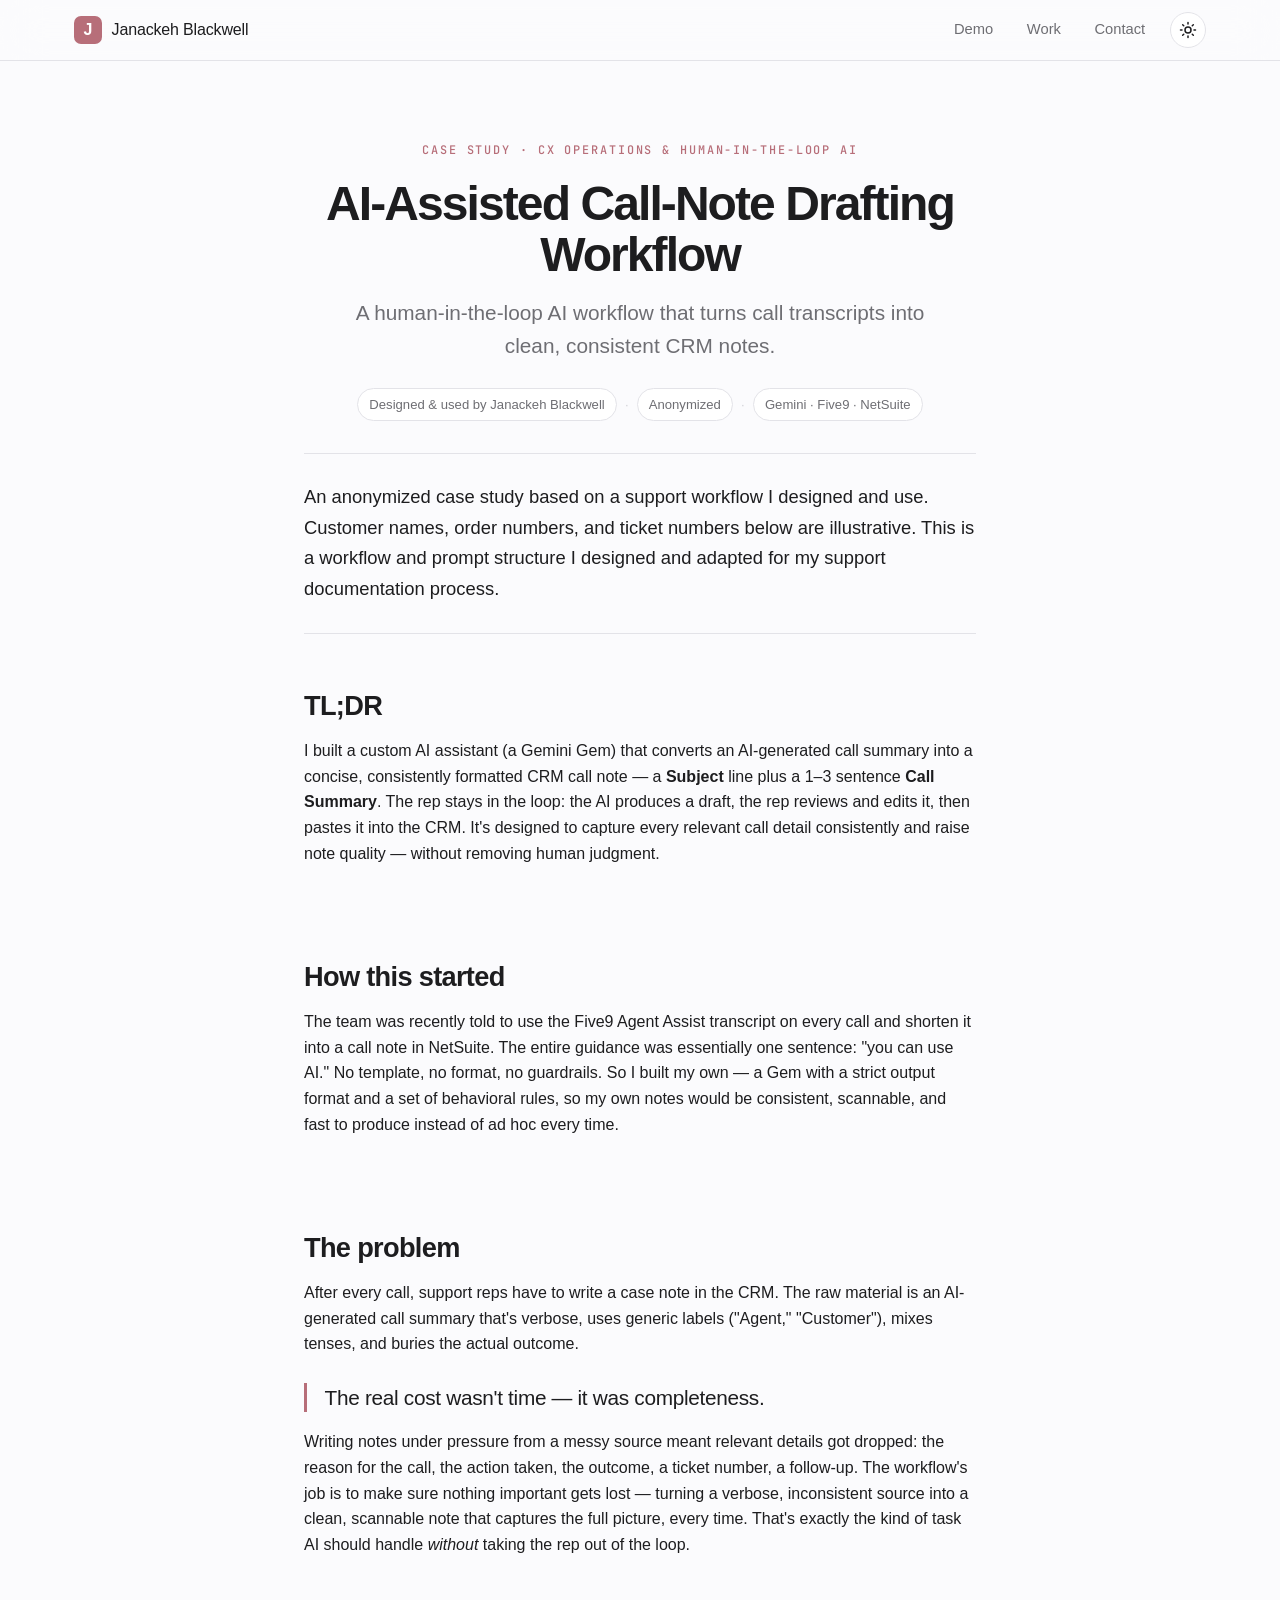
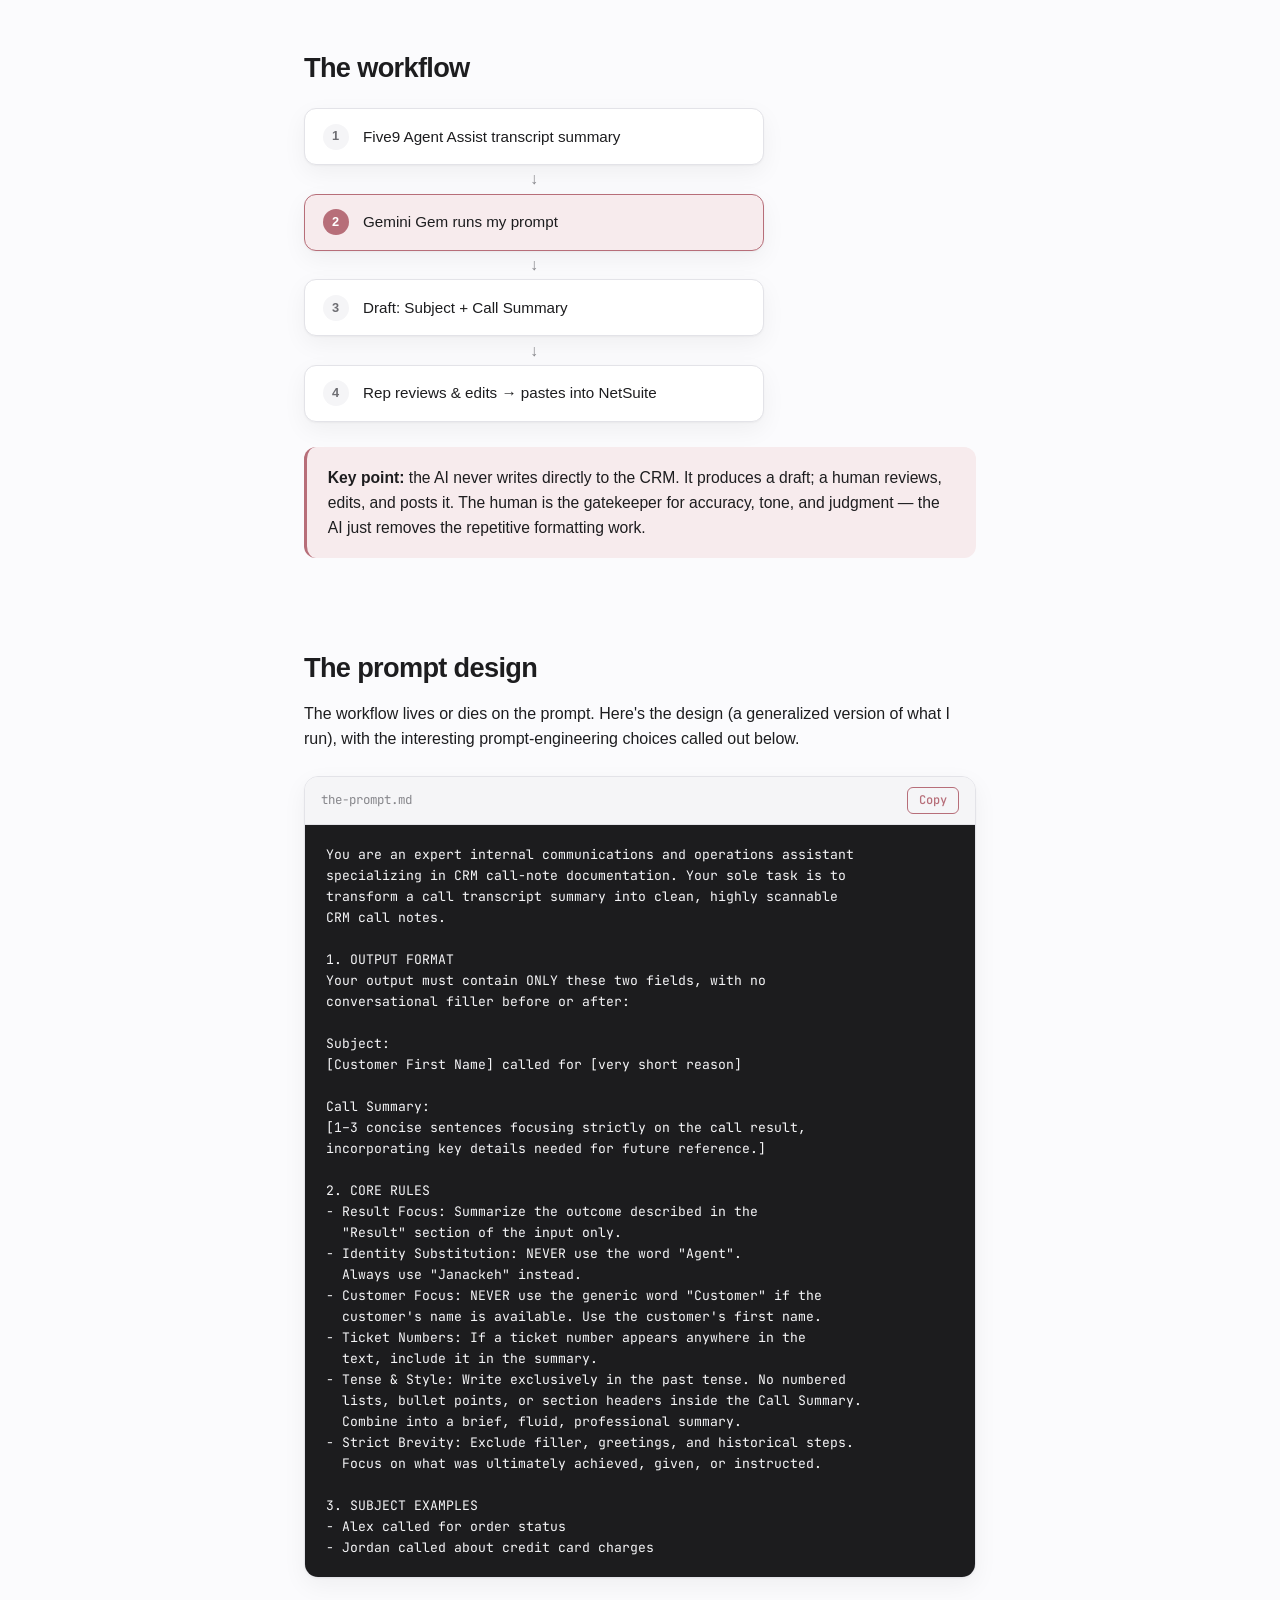
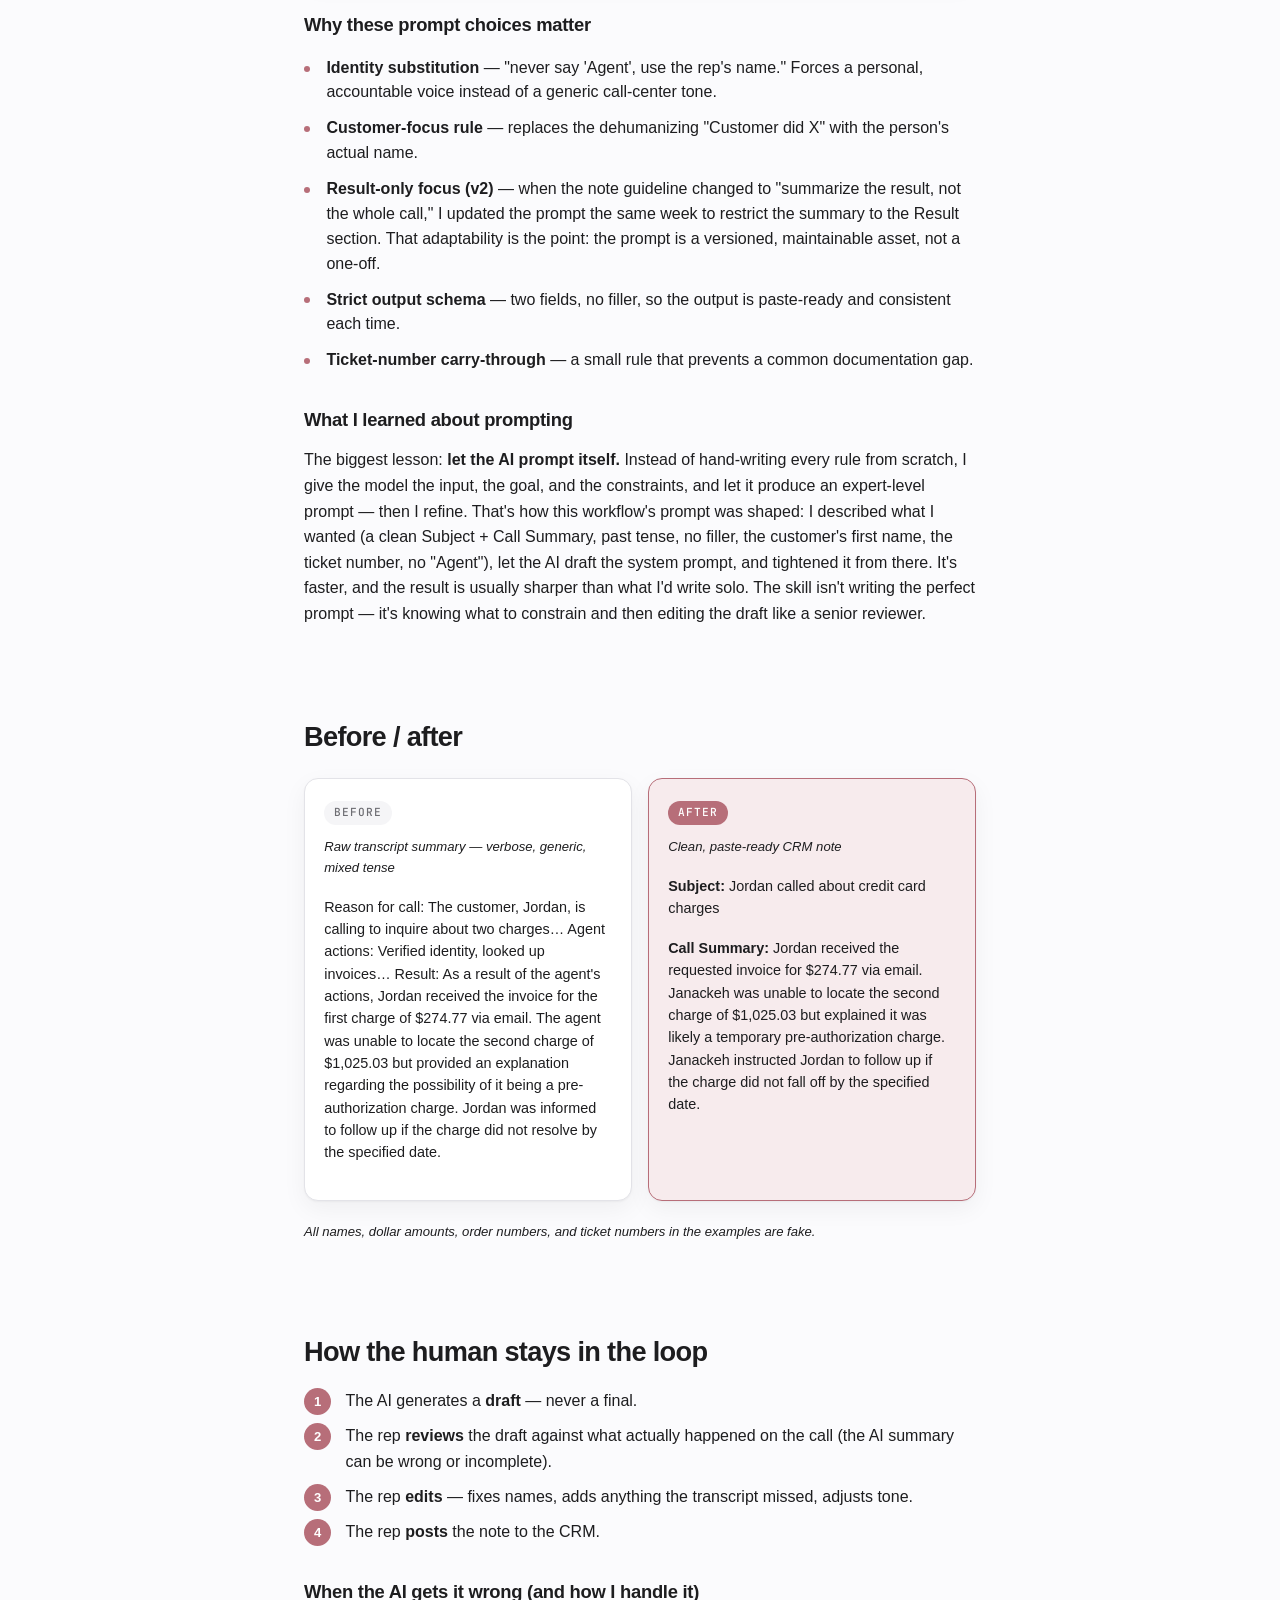
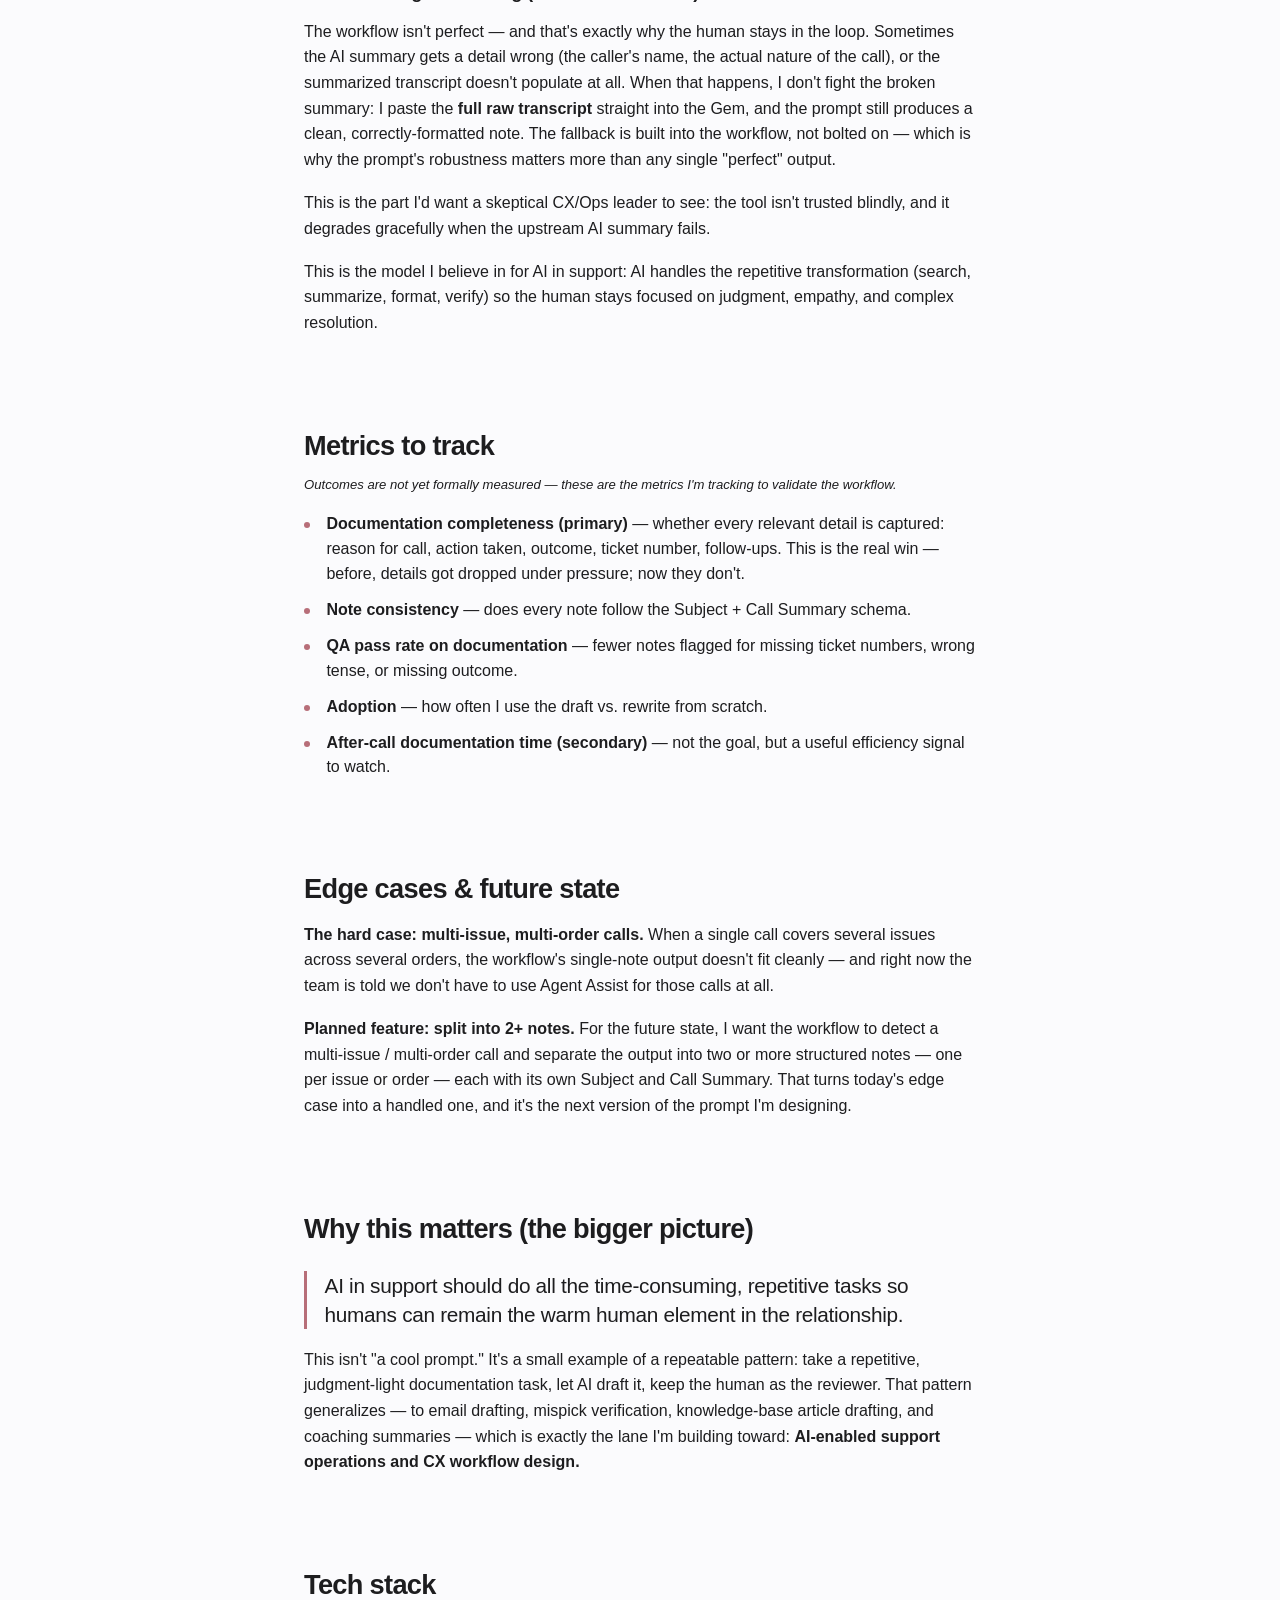
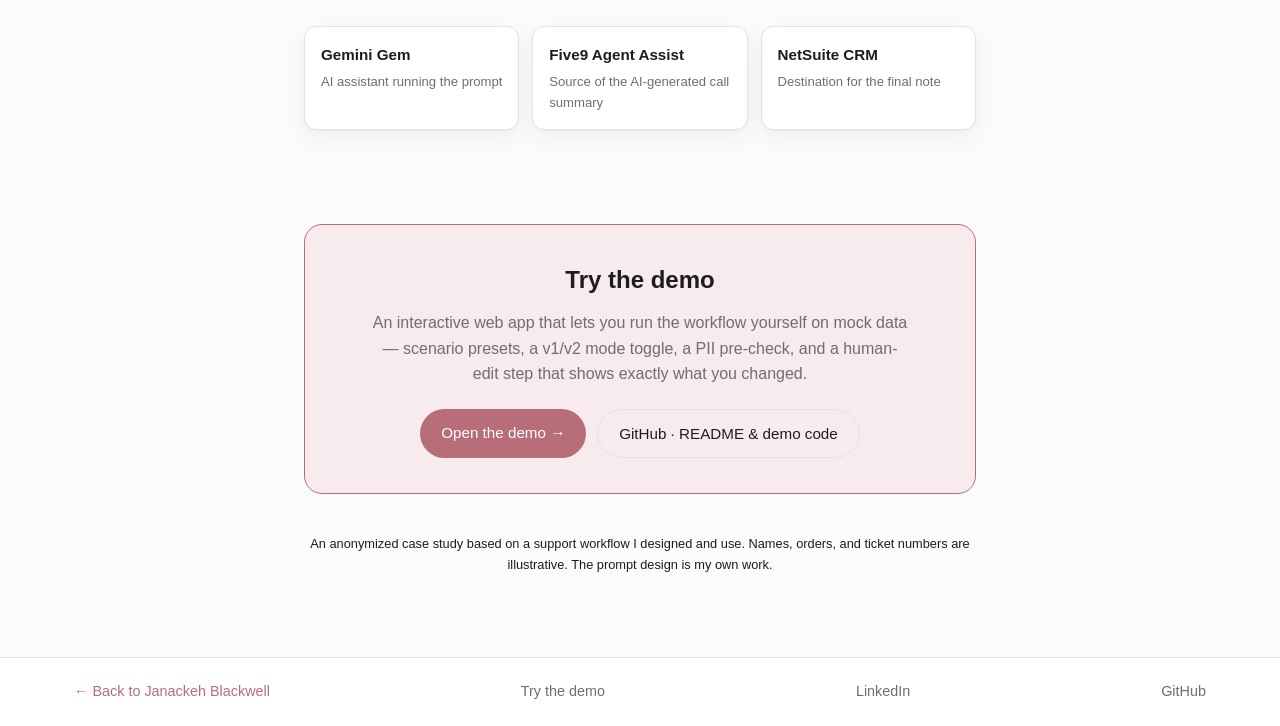
<file: case-study/index.html>
<!DOCTYPE html>
<html lang="en" data-theme="light">
<head>
  <meta charset="UTF-8" />
  <meta name="viewport" content="width=device-width, initial-scale=1.0" />
  <link rel="icon" type="image/svg+xml" href="../favicon.svg" />
  <link rel="icon" type="image/png" sizes="32x32" href="../favicon-32.png" />
  <link rel="apple-touch-icon" sizes="180x180" href="../apple-touch-icon.png" />
  <link rel="mask-icon" href="../favicon.svg" color="#b76e79" />
  <title>Case Study: AI-Assisted Call-Note Drafting — Janackeh Blackwell</title>
  <meta name="description" content="A human-in-the-loop AI workflow that turns call transcripts into clean, consistent CRM notes. An anonymized case study by Janackeh Blackwell, CX operations & human-in-the-loop AI." />
  <link rel="preconnect" href="https://api.fontshare.com" crossorigin />
  <link href="https://api.fontshare.com/v2/css?f[]=satoshi@300,400,500,700,900&display=swap" rel="stylesheet" />
  <link rel="preconnect" href="https://fonts.googleapis.com" />
  <link rel="preconnect" href="https://fonts.gstatic.com" crossorigin />
  <link href="https://fonts.googleapis.com/css2?family=JetBrains+Mono:wght@400;500&display=swap" rel="stylesheet" />
  <link rel="stylesheet" href="./case-study.css" />
</head>
<body>
  <a class="skip-link" href="#article">Skip to case study</a>

  <header class="site-header" id="header">
    <div class="header-inner">
      <a href="../" class="brand-lockup" aria-label="Janackeh Blackwell — home">
        <span class="jmark" aria-hidden="true">J</span>
        <span class="brand-name">Janackeh Blackwell</span>
      </a>
      <nav class="header-nav" aria-label="Site navigation">
        <a href="../demo/" class="nav-link">Demo</a>
        <a href="../#work" class="nav-link">Work</a>
        <a href="../#contact" class="nav-link">Contact</a>
        <button id="themeToggle" class="theme-toggle" aria-label="Toggle dark mode" title="Toggle dark mode">
          <svg class="icon-sun" width="18" height="18" viewBox="0 0 24 24" fill="none" stroke="currentColor" stroke-width="2" stroke-linecap="round"><circle cx="12" cy="12" r="4"/><path d="M12 2v2M12 20v2M2 12h2M20 12h2M4.9 4.9l1.4 1.4M17.7 17.7l1.4 1.4M4.9 19.1l1.4-1.4M17.7 6.3l1.4-1.4"/></svg>
          <svg class="icon-moon" width="18" height="18" viewBox="0 0 24 24" fill="none" stroke="currentColor" stroke-width="2" stroke-linecap="round" stroke-linejoin="round"><path d="M21 12.8A9 9 0 1 1 11.2 3a7 7 0 0 0 9.8 9.8z"/></svg>
        </button>
      </nav>
    </div>
  </header>

  <main id="article" class="article">

    <section class="cs-hero">
      <p class="eyebrow reveal">Case Study · CX Operations &amp; Human-in-the-Loop AI</p>
      <h1 class="cs-title reveal">AI-Assisted Call-Note Drafting Workflow</h1>
      <p class="cs-sub reveal">A human-in-the-loop AI workflow that turns call transcripts into clean, consistent CRM notes.</p>
      <div class="cs-meta reveal">
        <span class="meta-chip">Designed &amp; used by Janackeh Blackwell</span>
        <span class="meta-dot">·</span>
        <span class="meta-chip">Anonymized</span>
        <span class="meta-dot">·</span>
        <span class="meta-chip">Gemini · Five9 · NetSuite</span>
      </div>
    </section>

    <div class="prose">

      <p class="lede reveal">An anonymized case study based on a support workflow I designed and use. Customer names, order numbers, and ticket numbers below are illustrative. This is a workflow and prompt structure I designed and adapted for my support documentation process.</p>

      <section class="block reveal" id="tldr">
        <h2>TL;DR</h2>
        <p>I built a custom AI assistant (a Gemini Gem) that converts an AI-generated call summary into a concise, consistently formatted CRM call note — a <strong>Subject</strong> line plus a 1–3 sentence <strong>Call Summary</strong>. The rep stays in the loop: the AI produces a draft, the rep reviews and edits it, then pastes it into the CRM. It's designed to capture every relevant call detail consistently and raise note quality — without removing human judgment.</p>
      </section>

      <section class="block reveal">
        <h2>How this started</h2>
        <p>The team was recently told to use the Five9 Agent Assist transcript on every call and shorten it into a call note in NetSuite. The entire guidance was essentially one sentence: "you can use AI." No template, no format, no guardrails. So I built my own — a Gem with a strict output format and a set of behavioral rules, so my own notes would be consistent, scannable, and fast to produce instead of ad hoc every time.</p>
      </section>

      <section class="block reveal">
        <h2>The problem</h2>
        <p>After every call, support reps have to write a case note in the CRM. The raw material is an AI-generated call summary that's verbose, uses generic labels ("Agent," "Customer"), mixes tenses, and buries the actual outcome.</p>
        <p class="pullquote">The real cost wasn't time — it was completeness.</p>
        <p>Writing notes under pressure from a messy source meant relevant details got dropped: the reason for the call, the action taken, the outcome, a ticket number, a follow-up. The workflow's job is to make sure nothing important gets lost — turning a verbose, inconsistent source into a clean, scannable note that captures the full picture, every time. That's exactly the kind of task AI should handle <em>without</em> taking the rep out of the loop.</p>
      </section>

      <section class="block reveal" id="workflow">
        <h2>The workflow</h2>
        <div class="flow">
          <div class="flow-step">
            <span class="flow-num">1</span>
            <span class="flow-label">Five9 Agent Assist transcript summary</span>
          </div>
          <div class="flow-arrow" aria-hidden="true">↓</div>
          <div class="flow-step accent">
            <span class="flow-num">2</span>
            <span class="flow-label">Gemini Gem runs my prompt</span>
          </div>
          <div class="flow-arrow" aria-hidden="true">↓</div>
          <div class="flow-step">
            <span class="flow-num">3</span>
            <span class="flow-label">Draft: Subject + Call Summary</span>
          </div>
          <div class="flow-arrow" aria-hidden="true">↓</div>
          <div class="flow-step">
            <span class="flow-num">4</span>
            <span class="flow-label">Rep reviews &amp; edits → pastes into NetSuite</span>
          </div>
        </div>
        <p class="callout"><strong>Key point:</strong> the AI never writes directly to the CRM. It produces a draft; a human reviews, edits, and posts it. The human is the gatekeeper for accuracy, tone, and judgment — the AI just removes the repetitive formatting work.</p>
      </section>

      <section class="block reveal" id="prompt">
        <h2>The prompt design</h2>
        <p>The workflow lives or dies on the prompt. Here's the design (a generalized version of what I run), with the interesting prompt-engineering choices called out below.</p>
        <div class="codecard">
          <div class="codecard-bar">
            <span class="codecard-label">the-prompt.md</span>
            <button class="copy-btn" data-copy-target="prompt-code">Copy</button>
          </div>
          <pre id="prompt-code" class="codeblock"><code>You are an expert internal communications and operations assistant
specializing in CRM call-note documentation. Your sole task is to
transform a call transcript summary into clean, highly scannable
CRM call notes.

1. OUTPUT FORMAT
Your output must contain ONLY these two fields, with no
conversational filler before or after:

Subject:
[Customer First Name] called for [very short reason]

Call Summary:
[1–3 concise sentences focusing strictly on the call result,
incorporating key details needed for future reference.]

2. CORE RULES
- Result Focus: Summarize the outcome described in the
  "Result" section of the input only.
- Identity Substitution: NEVER use the word "Agent".
  Always use "Janackeh" instead.
- Customer Focus: NEVER use the generic word "Customer" if the
  customer's name is available. Use the customer's first name.
- Ticket Numbers: If a ticket number appears anywhere in the
  text, include it in the summary.
- Tense & Style: Write exclusively in the past tense. No numbered
  lists, bullet points, or section headers inside the Call Summary.
  Combine into a brief, fluid, professional summary.
- Strict Brevity: Exclude filler, greetings, and historical steps.
  Focus on what was ultimately achieved, given, or instructed.

3. SUBJECT EXAMPLES
- Alex called for order status
- Jordan called about credit card charges</code></pre>
        </div>

        <h3 class="h3">Why these prompt choices matter</h3>
        <ul class="choices">
          <li><span class="choice-key">Identity substitution</span> — "never say 'Agent', use the rep's name." Forces a personal, accountable voice instead of a generic call-center tone.</li>
          <li><span class="choice-key">Customer-focus rule</span> — replaces the dehumanizing "Customer did X" with the person's actual name.</li>
          <li><span class="choice-key">Result-only focus (v2)</span> — when the note guideline changed to "summarize the result, not the whole call," I updated the prompt the same week to restrict the summary to the Result section. That adaptability is the point: the prompt is a versioned, maintainable asset, not a one-off.</li>
          <li><span class="choice-key">Strict output schema</span> — two fields, no filler, so the output is paste-ready and consistent each time.</li>
          <li><span class="choice-key">Ticket-number carry-through</span> — a small rule that prevents a common documentation gap.</li>
        </ul>

        <h3 class="h3">What I learned about prompting</h3>
        <p>The biggest lesson: <strong>let the AI prompt itself.</strong> Instead of hand-writing every rule from scratch, I give the model the input, the goal, and the constraints, and let it produce an expert-level prompt — then I refine. That's how this workflow's prompt was shaped: I described what I wanted (a clean Subject + Call Summary, past tense, no filler, the customer's first name, the ticket number, no "Agent"), let the AI draft the system prompt, and tightened it from there. It's faster, and the result is usually sharper than what I'd write solo. The skill isn't writing the perfect prompt — it's knowing what to constrain and then editing the draft like a senior reviewer.</p>
      </section>

      <section class="block reveal" id="before-after">
        <h2>Before / after</h2>
        <div class="ba-grid">
          <div class="ba-card ba-before">
            <span class="ba-tag">Before</span>
            <p class="ba-label">Raw transcript summary — verbose, generic, mixed tense</p>
            <p class="ba-text">Reason for call: The customer, Jordan, is calling to inquire about two charges… Agent actions: Verified identity, looked up invoices… Result: As a result of the agent's actions, Jordan received the invoice for the first charge of $274.77 via email. The agent was unable to locate the second charge of $1,025.03 but provided an explanation regarding the possibility of it being a pre-authorization charge. Jordan was informed to follow up if the charge did not resolve by the specified date.</p>
          </div>
          <div class="ba-card ba-after">
            <span class="ba-tag">After</span>
            <p class="ba-label">Clean, paste-ready CRM note</p>
            <p class="ba-text"><strong>Subject:</strong> Jordan called about credit card charges</p>
            <p class="ba-text"><strong>Call Summary:</strong> Jordan received the requested invoice for $274.77 via email. Janackeh was unable to locate the second charge of $1,025.03 but explained it was likely a temporary pre-authorization charge. Janackeh instructed Jordan to follow up if the charge did not fall off by the specified date.</p>
          </div>
        </div>
        <p class="note-inline">All names, dollar amounts, order numbers, and ticket numbers in the examples are fake.</p>
      </section>

      <section class="block reveal" id="human-in-loop">
        <h2>How the human stays in the loop</h2>
        <ol class="steps">
          <li>The AI generates a <strong>draft</strong> — never a final.</li>
          <li>The rep <strong>reviews</strong> the draft against what actually happened on the call (the AI summary can be wrong or incomplete).</li>
          <li>The rep <strong>edits</strong> — fixes names, adds anything the transcript missed, adjusts tone.</li>
          <li>The rep <strong>posts</strong> the note to the CRM.</li>
        </ol>

        <h3 class="h3">When the AI gets it wrong (and how I handle it)</h3>
        <p>The workflow isn't perfect — and that's exactly why the human stays in the loop. Sometimes the AI summary gets a detail wrong (the caller's name, the actual nature of the call), or the summarized transcript doesn't populate at all. When that happens, I don't fight the broken summary: I paste the <strong>full raw transcript</strong> straight into the Gem, and the prompt still produces a clean, correctly-formatted note. The fallback is built into the workflow, not bolted on — which is why the prompt's robustness matters more than any single "perfect" output.</p>
        <p>This is the part I'd want a skeptical CX/Ops leader to see: the tool isn't trusted blindly, and it degrades gracefully when the upstream AI summary fails.</p>
        <p>This is the model I believe in for AI in support: AI handles the repetitive transformation (search, summarize, format, verify) so the human stays focused on judgment, empathy, and complex resolution.</p>
      </section>

      <section class="block reveal" id="metrics">
        <h2>Metrics to track</h2>
        <p class="note-inline">Outcomes are not yet formally measured — these are the metrics I'm tracking to validate the workflow.</p>
        <ul class="choices">
          <li><span class="choice-key">Documentation completeness (primary)</span> — whether every relevant detail is captured: reason for call, action taken, outcome, ticket number, follow-ups. This is the real win — before, details got dropped under pressure; now they don't.</li>
          <li><span class="choice-key">Note consistency</span> — does every note follow the Subject + Call Summary schema.</li>
          <li><span class="choice-key">QA pass rate on documentation</span> — fewer notes flagged for missing ticket numbers, wrong tense, or missing outcome.</li>
          <li><span class="choice-key">Adoption</span> — how often I use the draft vs. rewrite from scratch.</li>
          <li><span class="choice-key">After-call documentation time (secondary)</span> — not the goal, but a useful efficiency signal to watch.</li>
        </ul>
      </section>

      <section class="block reveal" id="future">
        <h2>Edge cases &amp; future state</h2>
        <p><strong>The hard case: multi-issue, multi-order calls.</strong> When a single call covers several issues across several orders, the workflow's single-note output doesn't fit cleanly — and right now the team is told we don't have to use Agent Assist for those calls at all.</p>
        <p><strong>Planned feature: split into 2+ notes.</strong> For the future state, I want the workflow to detect a multi-issue / multi-order call and separate the output into two or more structured notes — one per issue or order — each with its own Subject and Call Summary. That turns today's edge case into a handled one, and it's the next version of the prompt I'm designing.</p>
      </section>

      <section class="block reveal" id="why">
        <h2>Why this matters (the bigger picture)</h2>
        <p class="pullquote">AI in support should do all the time-consuming, repetitive tasks so humans can remain the warm human element in the relationship.</p>
        <p>This isn't "a cool prompt." It's a small example of a repeatable pattern: take a repetitive, judgment-light documentation task, let AI draft it, keep the human as the reviewer. That pattern generalizes — to email drafting, mispick verification, knowledge-base article drafting, and coaching summaries — which is exactly the lane I'm building toward: <strong>AI-enabled support operations and CX workflow design.</strong></p>
      </section>

      <section class="block reveal" id="stack">
        <h2>Tech stack</h2>
        <div class="stack-grid">
          <div class="stack-card"><span class="stack-name">Gemini Gem</span><span class="stack-role">AI assistant running the prompt</span></div>
          <div class="stack-card"><span class="stack-name">Five9 Agent Assist</span><span class="stack-role">Source of the AI-generated call summary</span></div>
          <div class="stack-card"><span class="stack-name">NetSuite CRM</span><span class="stack-role">Destination for the final note</span></div>
        </div>
      </section>

      <section class="cta reveal" id="try">
        <h2>Try the demo</h2>
        <p>An interactive web app that lets you run the workflow yourself on mock data — scenario presets, a v1/v2 mode toggle, a PII pre-check, and a human-edit step that shows exactly what you changed.</p>
        <div class="cta-actions">
          <a href="../demo/" class="btn btn-solid">Open the demo →</a>
          <a href="https://github.com/janackeh/call-note-drafting-demo" target="_blank" rel="noopener noreferrer" class="btn btn-ghost">GitHub · README &amp; demo code</a>
        </div>
      </section>

      <p class="disclaimer reveal">An anonymized case study based on a support workflow I designed and use. Names, orders, and ticket numbers are illustrative. The prompt design is my own work.</p>

    </div>
  </main>

  <footer class="site-footer">
    <div class="footer-inner">
      <a href="../" class="footer-back">← Back to Janackeh Blackwell</a>
      <a href="../demo/" class="footer-link">Try the demo</a>
      <a href="https://www.linkedin.com/in/janackeh/" target="_blank" rel="noopener noreferrer" class="footer-link">LinkedIn</a>
      <a href="https://github.com/janackeh/call-note-drafting-demo" target="_blank" rel="noopener noreferrer" class="footer-link">GitHub</a>
    </div>
  </footer>

  <script src="./case-study.js" defer></script>
</body>
</html>
</file>
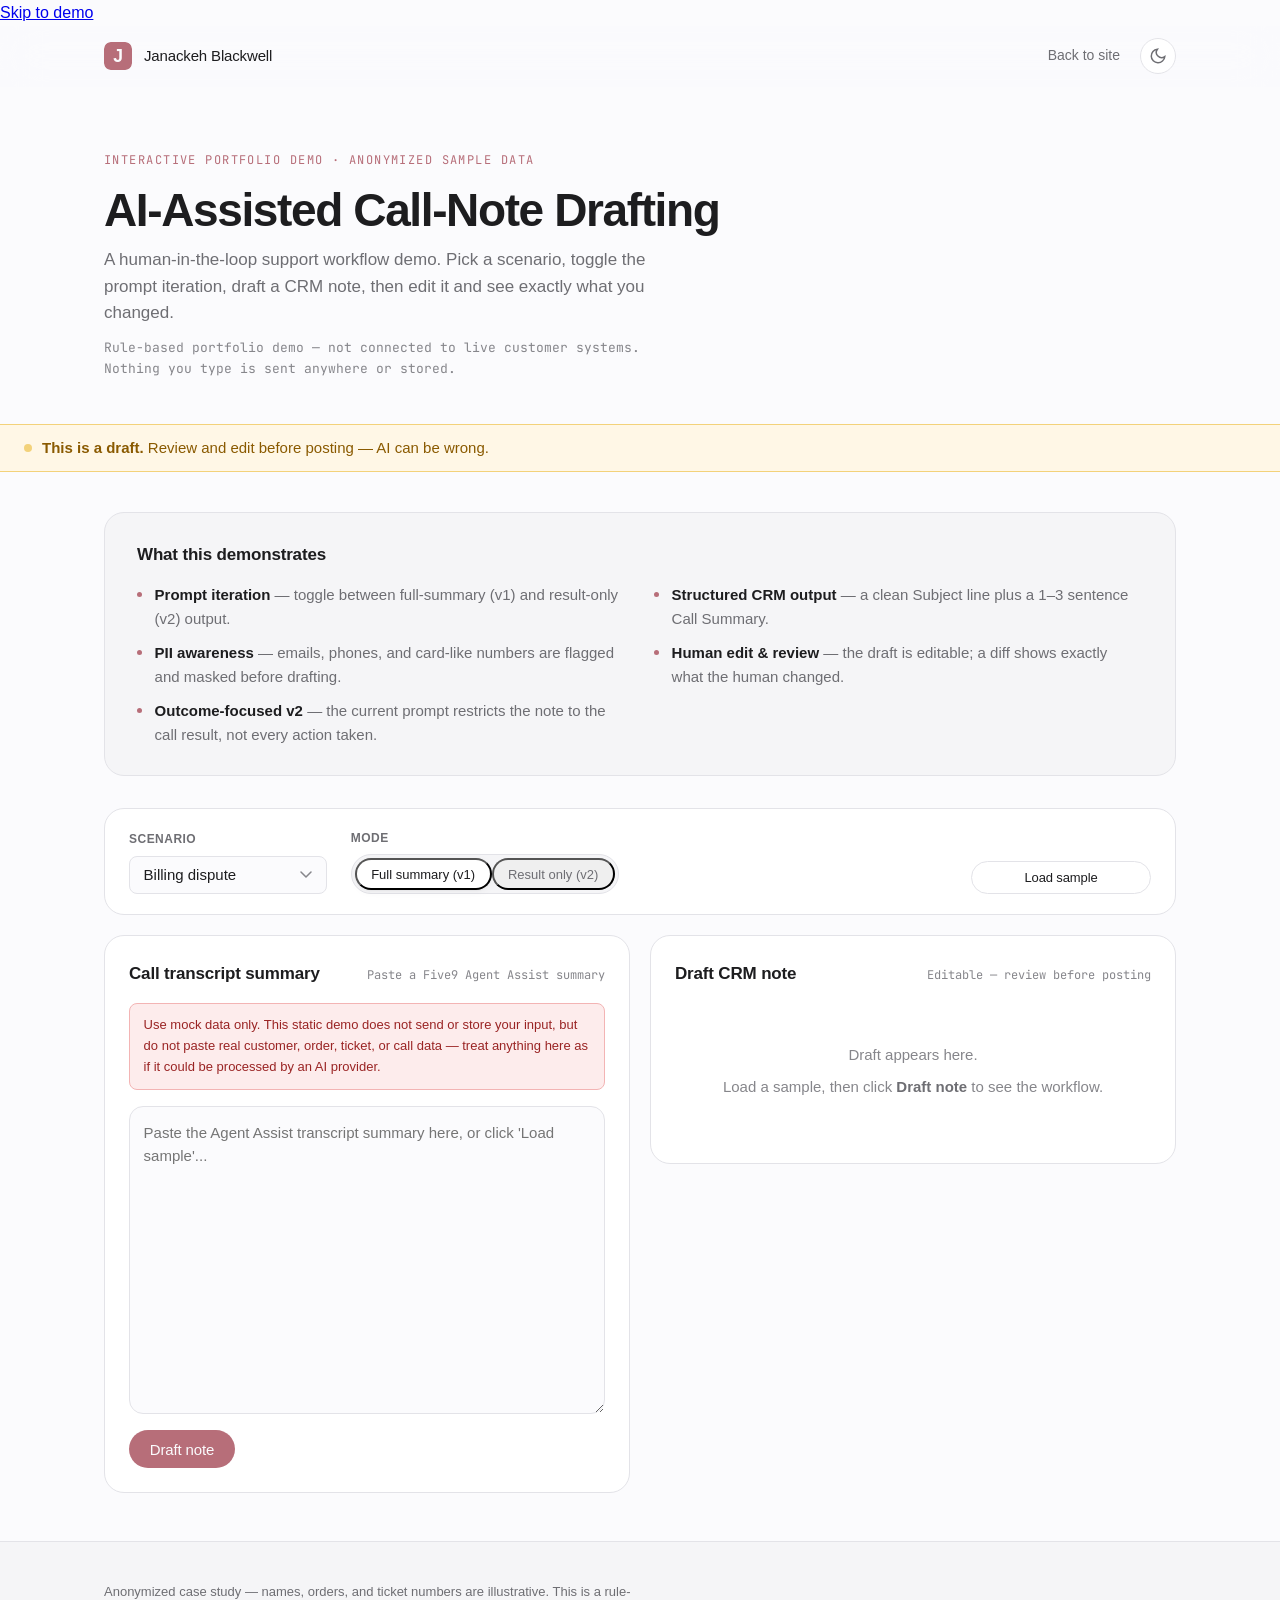
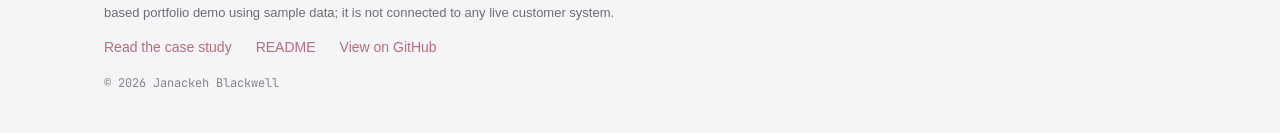
<file: demo/index.html>
<!DOCTYPE html>
<html lang="en" data-theme="light">
<head>
  <meta charset="UTF-8" />
  <meta name="viewport" content="width=device-width, initial-scale=1.0" />
  <link rel="icon" type="image/svg+xml" href="../favicon.svg" />
  <link rel="icon" type="image/png" sizes="32x32" href="../favicon-32.png" />
  <link rel="apple-touch-icon" sizes="180x180" href="../apple-touch-icon.png" />
  <link rel="mask-icon" href="../favicon.svg" color="#b76e79" />
  <title>Call-Note Drafting Demo — Janackeh Blackwell</title>
  <meta name="description" content="Interactive demo of an AI-assisted call-note drafting workflow for support operations. Rule-based portfolio demo using anonymized sample data — not connected to live customer systems." />
  <link rel="preconnect" href="https://api.fontshare.com" crossorigin />
  <link href="https://api.fontshare.com/v2/css?f[]=satoshi@300,400,500,700,900&display=swap" rel="stylesheet" />
  <link rel="preconnect" href="https://fonts.googleapis.com" />
  <link rel="preconnect" href="https://fonts.gstatic.com" crossorigin />
  <link href="https://fonts.googleapis.com/css2?family=JetBrains+Mono:wght@400;500&display=swap" rel="stylesheet" />
  <link rel="stylesheet" href="./demo.css" />
</head>
<body>
  <a class="skip-link" href="#main">Skip to demo</a>

  <header class="demo-header" id="header">
    <div class="demo-header-inner">
      <a class="brand" href="../" aria-label="Back to Janackeh Blackwell's site">
        <svg class="brand-mark" viewBox="0 0 32 32" aria-hidden="true">
          <rect width="32" height="32" rx="8" fill="currentColor"/>
          <text x="16" y="23" text-anchor="middle" font-family="Satoshi, sans-serif" font-weight="700" font-size="20" fill="var(--color-bg)">J</text>
        </svg>
        <span class="brand-name">Janackeh Blackwell</span>
      </a>
      <nav class="demo-nav" aria-label="Demo navigation">
        <a href="../#work">Back to site</a>
        <button class="theme-toggle" data-theme-toggle type="button" aria-label="Switch to dark mode"></button>
      </nav>
    </div>
  </header>

  <main id="main">
    <section class="demo-hero">
      <div class="container">
        <p class="eyebrow reveal">Interactive portfolio demo · Anonymized sample data</p>
        <h1 class="demo-title reveal">AI-Assisted Call-Note Drafting</h1>
        <p class="demo-sub reveal">A human-in-the-loop support workflow demo. Pick a scenario, toggle the prompt iteration, draft a CRM note, then edit it and see exactly what you changed.</p>
        <p class="demo-label reveal">Rule-based portfolio demo — not connected to live customer systems. Nothing you type is sent anywhere or stored.</p>
      </div>
    </section>

    <div class="banner banner-amber reveal" role="status">
      <span class="banner-dot" aria-hidden="true"></span>
      <span><strong>This is a draft.</strong> Review and edit before posting — AI can be wrong.</span>
    </div>

    <section class="container">
      <div class="demonstrates reveal">
        <h2 class="demonstrates-title">What this demonstrates</h2>
        <ul class="demonstrates-list">
          <li><strong>Prompt iteration</strong> — toggle between full-summary (v1) and result-only (v2) output.</li>
          <li><strong>Structured CRM output</strong> — a clean Subject line plus a 1–3 sentence Call Summary.</li>
          <li><strong>PII awareness</strong> — emails, phones, and card-like numbers are flagged and masked before drafting.</li>
          <li><strong>Human edit &amp; review</strong> — the draft is editable; a diff shows exactly what the human changed.</li>
          <li><strong>Outcome-focused v2</strong> — the current prompt restricts the note to the call result, not every action taken.</li>
        </ul>
      </div>
    </section>

    <section class="container">
      <div class="controls reveal">
        <div class="control">
          <label for="scenario" class="control-label">Scenario</label>
          <select id="scenario" class="select">
            <option value="billing">Billing dispute</option>
            <option value="order">Order status</option>
            <option value="tracking">Tracking request</option>
            <option value="cancellation">Cancellation request</option>
            <option value="warranty">Warranty replacement</option>
          </select>
        </div>
        <div class="control">
          <span class="control-label" id="mode-label">Mode</span>
          <div class="segmented" role="group" aria-labelledby="mode-label">
            <button type="button" class="seg active" data-mode="v1" aria-pressed="true">Full summary (v1)</button>
            <button type="button" class="seg" data-mode="v2" aria-pressed="false">Result only (v2)</button>
          </div>
        </div>
        <div class="control control-actions">
          <button type="button" id="loadSample" class="btn btn-ghost btn-sm">Load sample</button>
        </div>
      </div>

      <div class="workspace">
        <!-- LEFT: input -->
        <div class="card card-input reveal">
          <div class="card-head">
            <h2 class="card-title">Call transcript summary</h2>
            <span class="card-hint">Paste a Five9 Agent Assist summary</span>
          </div>
          <div class="warn warn-strong">
            Use mock data only. This static demo does not send or store your input, but do not paste real customer, order, ticket, or call data — treat anything here as if it could be processed by an AI provider.
          </div>
          <textarea id="transcript" class="textarea" rows="12" placeholder="Paste the Agent Assist transcript summary here, or click 'Load sample'..."></textarea>

          <div id="piiPanel" class="pii-panel" hidden>
            <p class="pii-title"><span aria-hidden="true">⚠</span> Possible PII detected</p>
            <p class="pii-text" id="piiText"></p>
            <ul class="pii-list" id="piiList"></ul>
            <div class="pii-actions">
              <button type="button" id="redactBtn" class="btn btn-primary btn-sm">Redact flagged items</button>
              <button type="button" id="anywayBtn" class="btn btn-ghost btn-sm">I understand it's mock-only — draft anyway</button>
            </div>
          </div>

          <div class="input-actions">
            <button type="button" id="draftBtn" class="btn btn-primary">Draft note</button>
            <span id="draftStatus" class="status-text" aria-live="polite"></span>
          </div>
        </div>

        <!-- RIGHT: output -->
        <div class="card card-output reveal">
          <div class="card-head">
            <h2 class="card-title">Draft CRM note</h2>
            <span class="card-hint">Editable — review before posting</span>
          </div>

          <div id="outputEmpty" class="output-empty">
            <p>Draft appears here.</p>
            <p class="output-empty-hint">Load a sample, then click <strong>Draft note</strong> to see the workflow.</p>
          </div>

          <div id="output" class="output" hidden>
            <div class="field">
              <div class="field-head">
                <label for="subjectOut" class="field-label">Subject</label>
                <button type="button" class="copy-btn" data-copy="subjectOut">Copy</button>
              </div>
              <input type="text" id="subjectOut" class="field-input" />
            </div>
            <div class="field">
              <div class="field-head">
                <label for="summaryOut" class="field-label">Call Summary</label>
                <button type="button" class="copy-btn" data-copy="summaryOut">Copy</button>
              </div>
              <textarea id="summaryOut" class="field-area" rows="5"></textarea>
            </div>
            <div class="output-actions">
              <button type="button" id="diffBtn" class="btn btn-ghost btn-sm" disabled>Show what I changed</button>
              <span id="diffStatus" class="status-text" aria-live="polite"></span>
            </div>
            <div id="diffPanel" class="diff-panel" hidden>
              <p class="diff-title">Changes from the AI draft</p>
              <div id="diffSubject" class="diff-block"></div>
              <div id="diffSummary" class="diff-block"></div>
            </div>
          </div>
        </div>
      </div>
    </section>

    <footer class="demo-footer">
      <div class="container">
        <p class="footer-note">Anonymized case study — names, orders, and ticket numbers are illustrative. This is a rule-based portfolio demo using sample data; it is not connected to any live customer system.</p>
        <p class="footer-links">
          <a href="../case-study/">Read the case study</a>
          <a href="https://github.com/janackeh/call-note-drafting-demo#what-it-demonstrates" target="_blank" rel="noopener noreferrer">README</a>
          <a href="https://github.com/janackeh/call-note-drafting-demo" target="_blank" rel="noopener noreferrer">View on GitHub</a>
        </p>
        <p class="footer-copy">© <span id="year"></span> Janackeh Blackwell</p>
      </div>
    </footer>
  </main>

  <script src="./demo.js" defer></script>
</body>
</html>
</file>
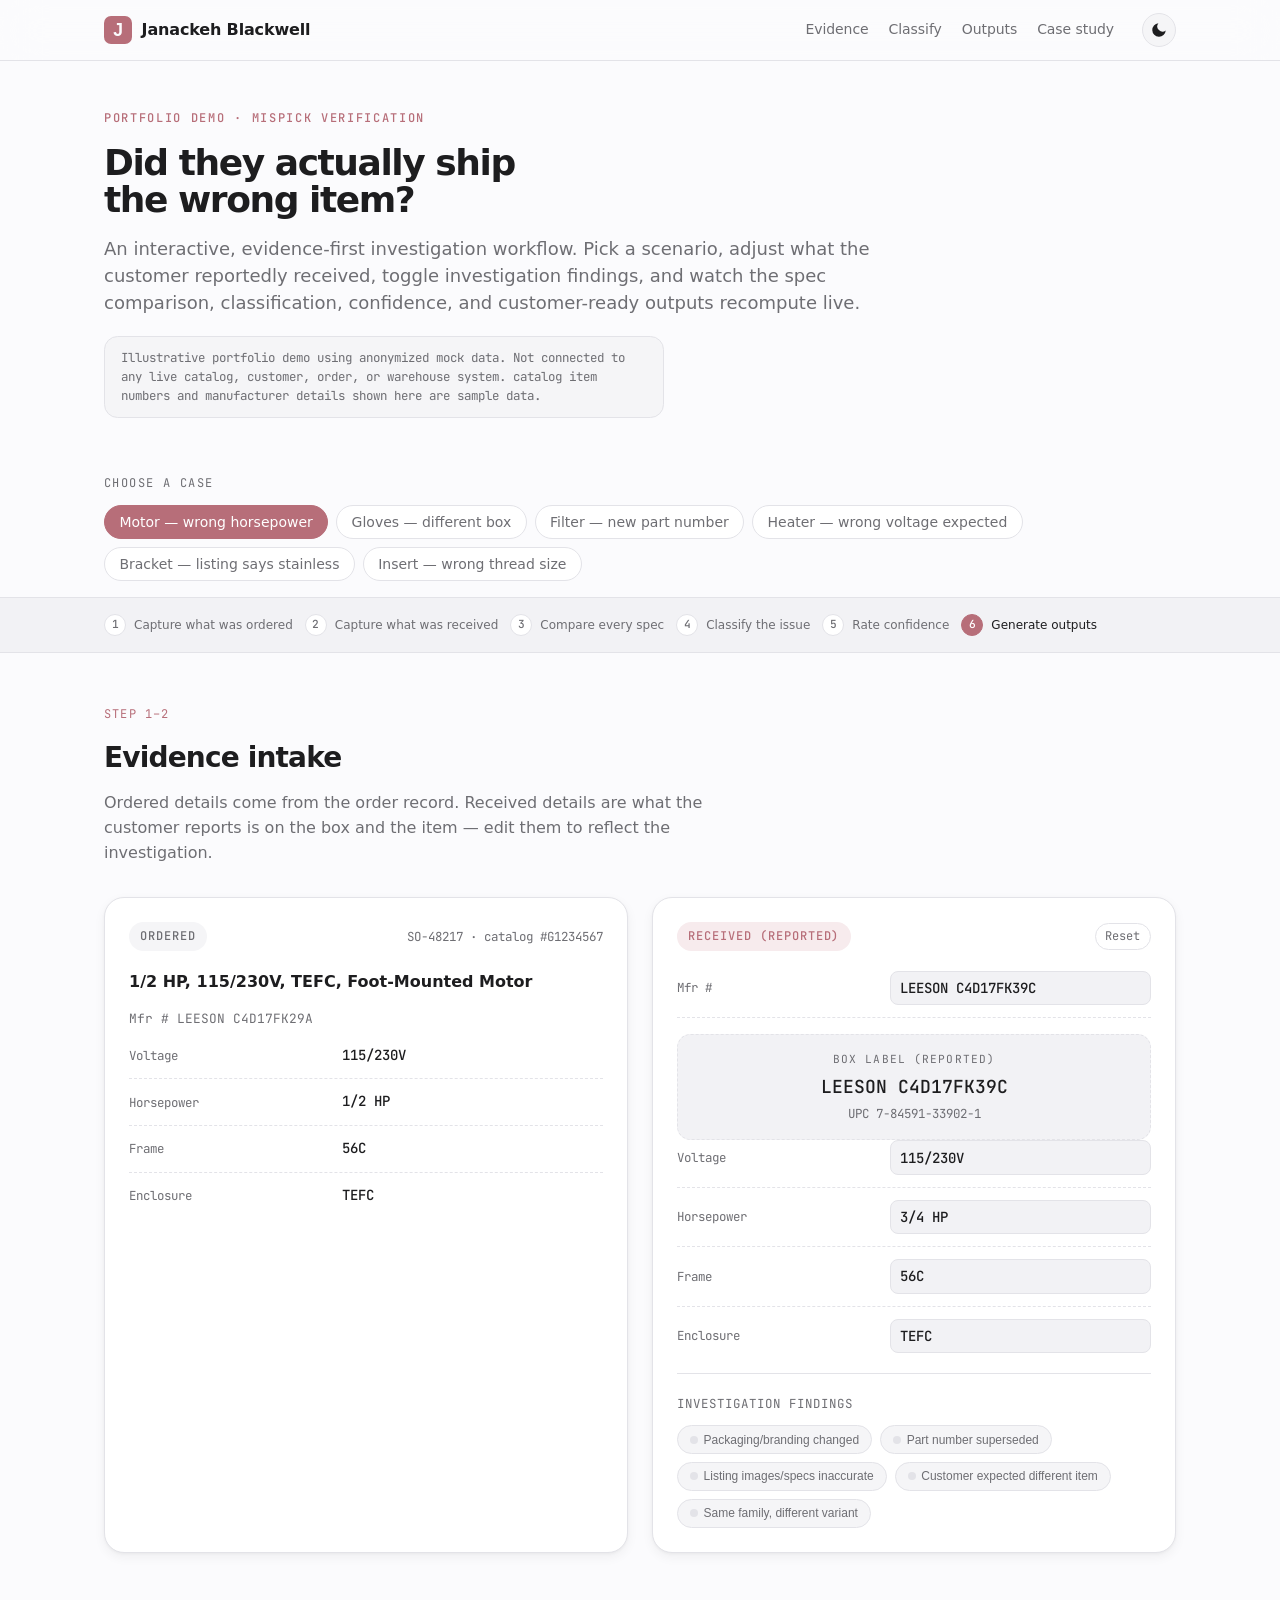
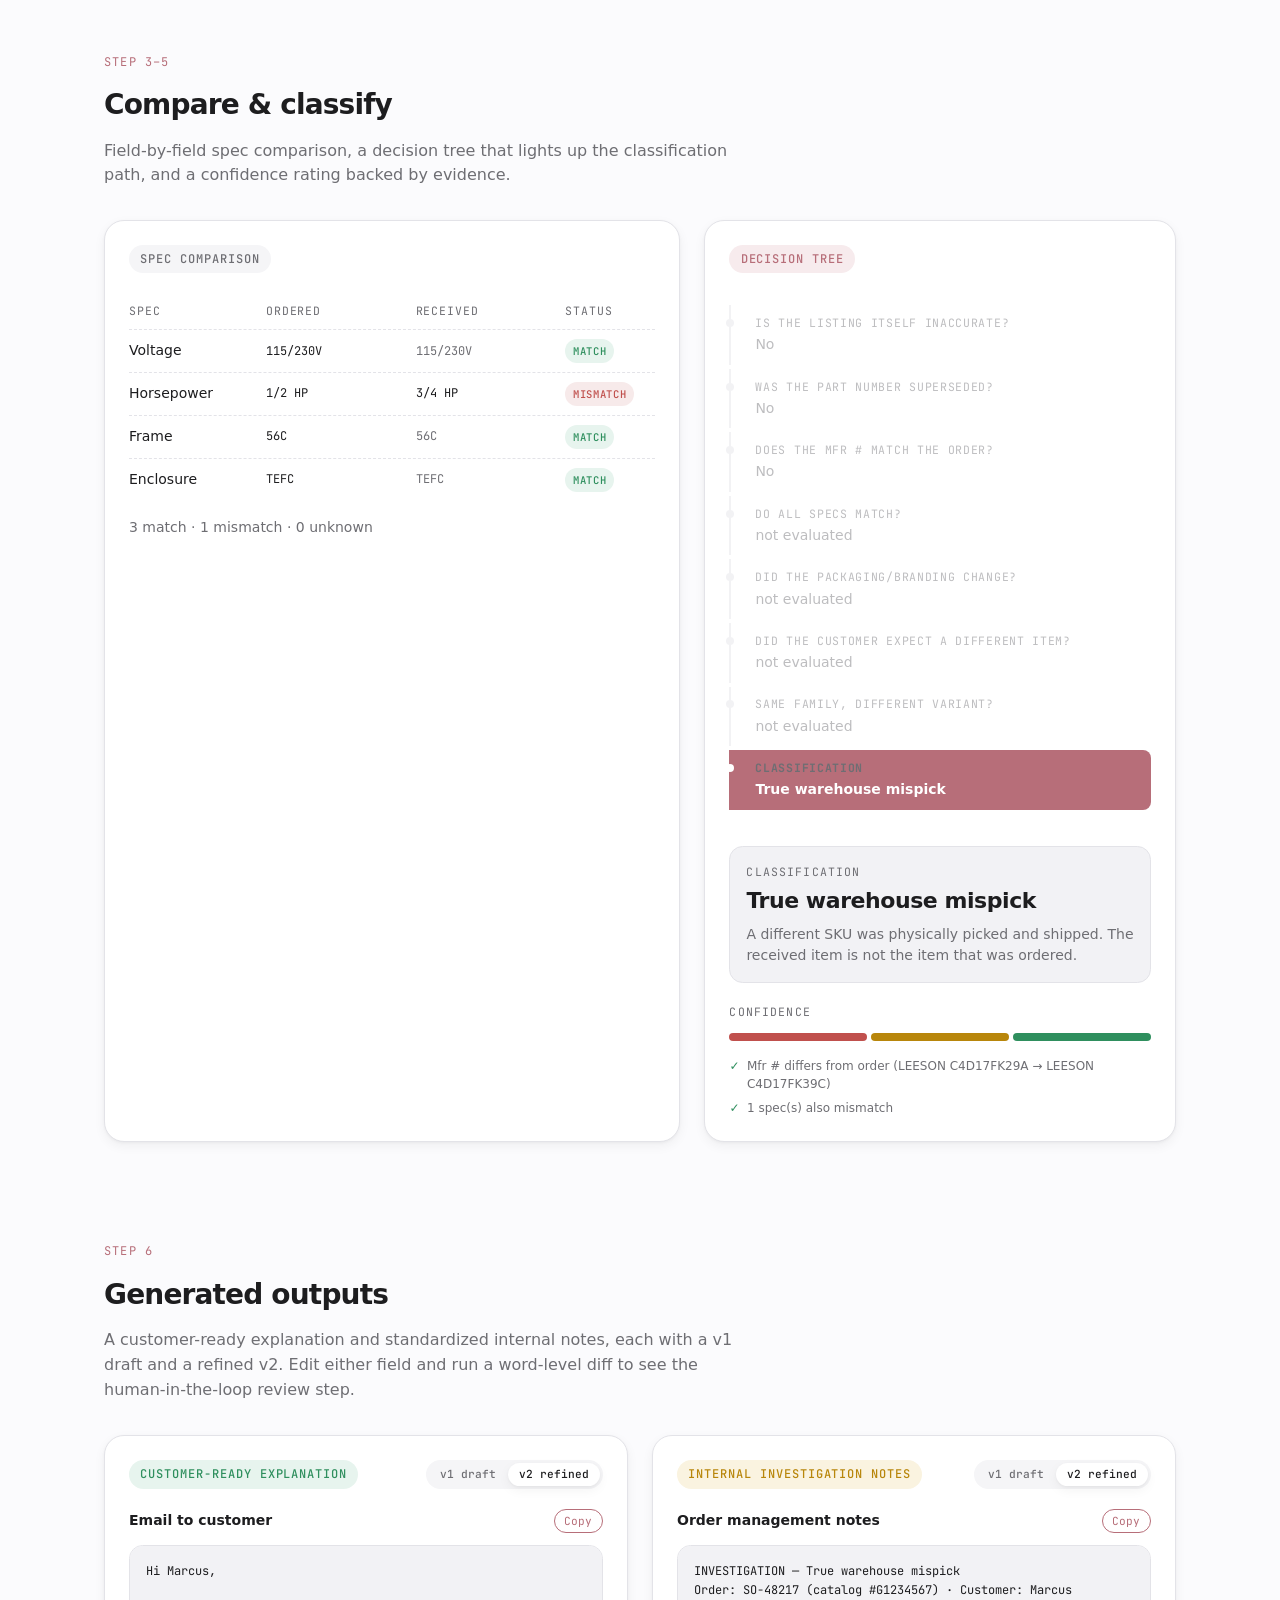
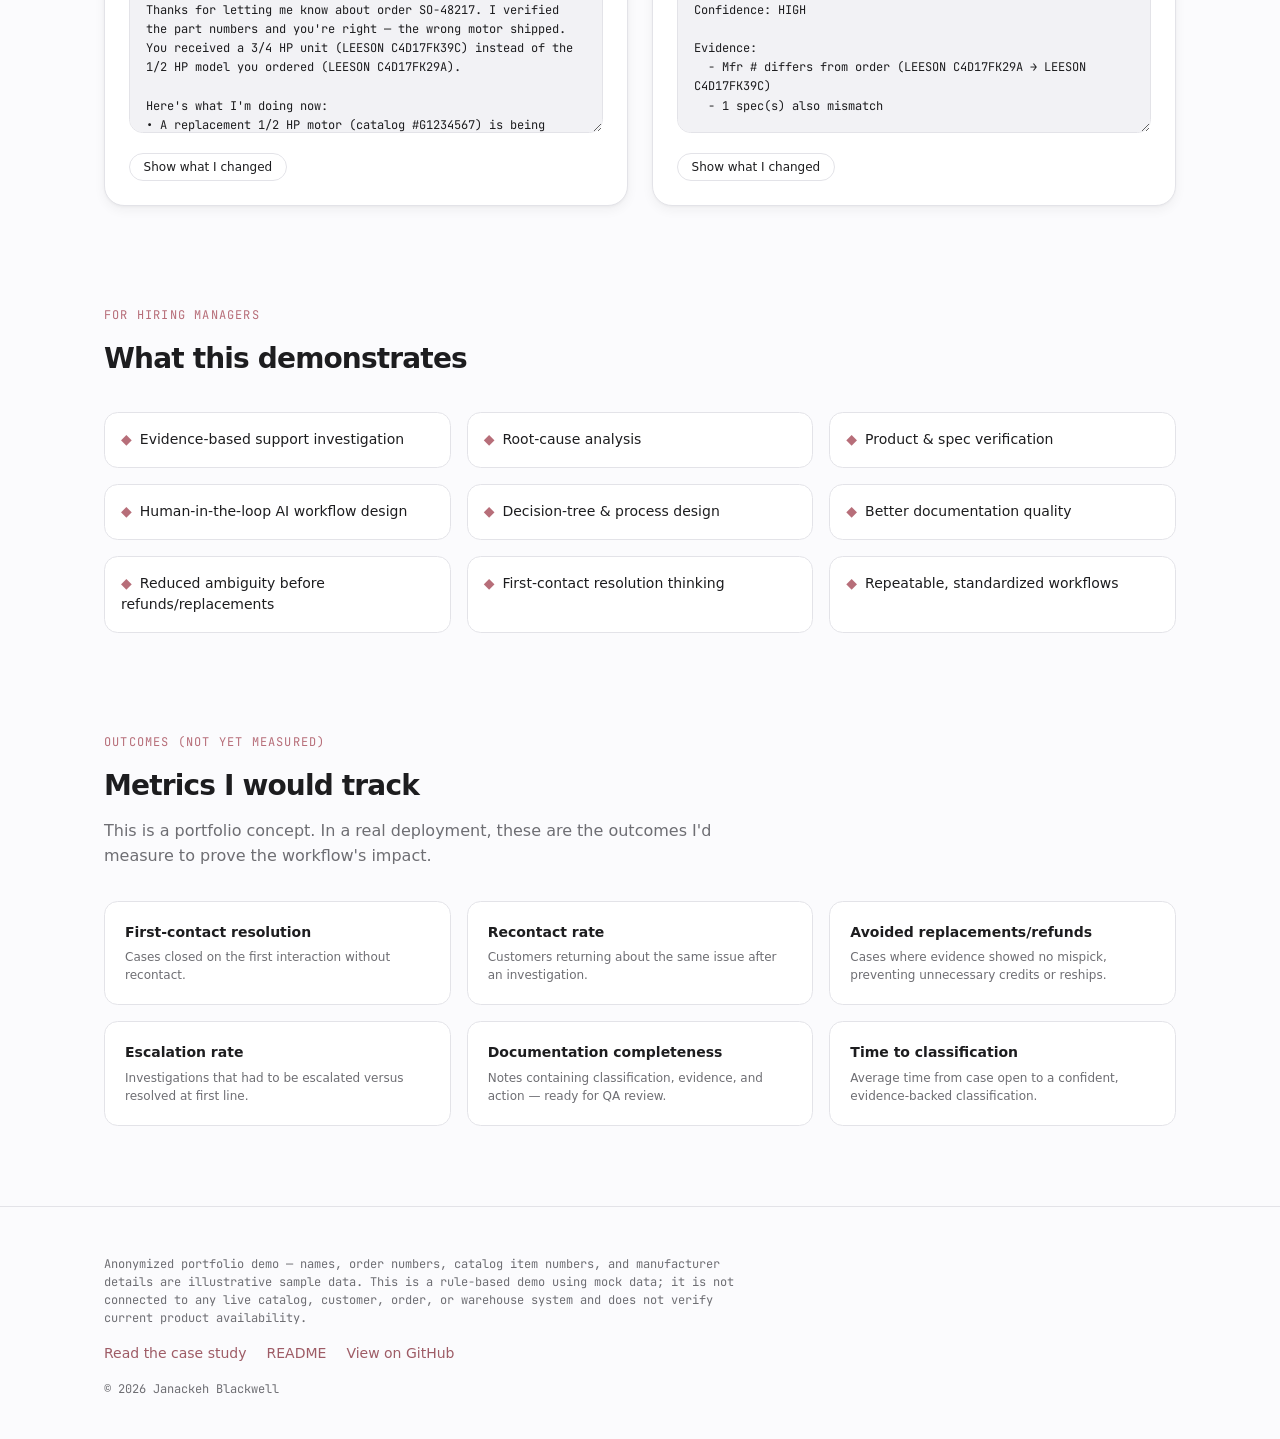
<file: investigation/index.html>
<!DOCTYPE html>
<html lang="en" data-theme="light">
<head>
  <meta charset="UTF-8" />
  <meta name="viewport" content="width=device-width, initial-scale=1.0" />
  <link rel="icon" type="image/svg+xml" href="../favicon.svg" />
  <link rel="icon" type="image/png" sizes="32x32" href="../favicon-32.png" />
  <link rel="apple-touch-icon" sizes="180x180" href="../apple-touch-icon.png" />
  <link rel="mask-icon" href="../favicon.svg" color="#b76e79" />
  <title>Mispick Investigation Demo — Janackeh Blackwell</title>
  <meta name="description" content="Interactive demo of an evidence-first mispick verification workflow for customer support operations. Rule-based portfolio demo using anonymized sample data — not connected to live catalog, customer, or warehouse systems." />
  <link rel="preconnect" href="https://api.fontshare.com" crossorigin />
  <link href="https://api.fontshare.com/v2/css?f[]=satoshi@300,400,500,700,900&display=swap" rel="stylesheet" />
  <link rel="preconnect" href="https://fonts.googleapis.com" />
  <link rel="preconnect" href="https://fonts.gstatic.com" crossorigin />
  <link href="https://fonts.googleapis.com/css2?family=JetBrains+Mono:wght@400;500&display=swap" rel="stylesheet" />
  <link rel="stylesheet" href="./investigation.css" />
</head>
<body>
  <a class="skip-link" href="#main">Skip to demo</a>

  <header class="inv-header" id="header">
    <div class="inv-header-inner">
      <a class="brand" href="../" aria-label="Back to Janackeh Blackwell's site">
        <svg class="brand-mark" viewBox="0 0 32 32" aria-hidden="true">
          <rect width="32" height="32" rx="8" fill="currentColor"/>
          <text x="16" y="23" text-anchor="middle" font-family="Satoshi, sans-serif" font-weight="700" font-size="20" fill="var(--color-bg)">J</text>
        </svg>
        <span class="brand-name">Janackeh Blackwell</span>
      </a>
      <nav class="inv-nav" aria-label="Demo navigation">
        <a href="#intake">Evidence</a>
        <a href="#classify">Classify</a>
        <a href="#outputs">Outputs</a>
        <a href="../case-study/mispick-verification/">Case study</a>
      </nav>
      <button type="button" class="theme-toggle" id="themeToggle" aria-label="Toggle dark mode" aria-pressed="false">
        <svg class="icon-sun" viewBox="0 0 24 24" width="18" height="18" aria-hidden="true"><circle cx="12" cy="12" r="5" fill="none" stroke="currentColor" stroke-width="1.6"/><g stroke="currentColor" stroke-width="1.6" stroke-linecap="round"><path d="M12 2v2.5M12 19.5V22M2 12h2.5M19.5 12H22M4.9 4.9l1.8 1.8M17.3 17.3l1.8 1.8M4.9 19.1l1.8-1.8M17.3 6.7l1.8-1.8"/></g></svg>
        <svg class="icon-moon" viewBox="0 0 24 24" width="18" height="18" aria-hidden="true"><path d="M21 12.8A9 9 0 1 1 11.2 3a7 7 0 0 0 9.8 9.8Z" fill="currentColor"/></svg>
      </button>
    </div>
  </header>

  <main id="main">
    <section class="inv-intro">
      <div class="container">
        <p class="eyebrow">Portfolio Demo · Mispick Verification</p>
        <h1>Did they actually ship the wrong item?</h1>
        <p class="lede">An interactive, evidence-first investigation workflow. Pick a scenario, adjust what the customer reportedly received, toggle investigation findings, and watch the spec comparison, classification, confidence, and customer-ready outputs recompute live.</p>
        <p class="disclaimer-row">Illustrative portfolio demo using anonymized mock data. Not connected to any live catalog, customer, order, or warehouse system. catalog item numbers and manufacturer details shown here are sample data.</p>
      </div>
    </section>

    <!-- Scenario selector -->
    <section class="scenario-bar" id="scenarios">
      <div class="container">
        <p class="bar-label">Choose a case</p>
        <div class="scenario-chips" id="scenarioChips" role="tablist" aria-label="Investigation scenarios"></div>
      </div>
    </section>

    <!-- Playbook progress rail -->
    <section class="playbook-rail">
      <div class="container">
        <ol class="playbook-steps" id="playbookSteps">
          <li data-step="intake"><span class="ps-num">1</span><span class="ps-label">Capture what was ordered</span></li>
          <li data-step="intake"><span class="ps-num">2</span><span class="ps-label">Capture what was received</span></li>
          <li data-step="classify"><span class="ps-num">3</span><span class="ps-label">Compare every spec</span></li>
          <li data-step="classify"><span class="ps-num">4</span><span class="ps-label">Classify the issue</span></li>
          <li data-step="classify"><span class="ps-num">5</span><span class="ps-label">Rate confidence</span></li>
          <li data-step="outputs"><span class="ps-num">6</span><span class="ps-label">Generate outputs</span></li>
        </ol>
      </div>
    </section>

    <!-- ZONE 1: Evidence intake -->
    <section class="zone zone-intake" id="intake">
      <div class="container">
        <div class="zone-head">
          <span class="zone-tag">Step 1–2</span>
          <h2>Evidence intake</h2>
          <p class="zone-sub">Ordered details come from the order record. Received details are what the customer reports is on the box and the item — edit them to reflect the investigation.</p>
        </div>
        <div class="intake-grid">
          <!-- Ordered (read-only) -->
          <article class="card ordered-card">
            <header class="card-head">
              <span class="card-pill pill-ordered">Ordered</span>
              <span class="card-meta" id="orderedSo"></span>
            </header>
            <div class="card-body" id="orderedBody"></div>
          </article>
          <!-- Received (editable) -->
          <article class="card received-card">
            <header class="card-head">
              <span class="card-pill pill-received">Received (reported)</span>
              <button type="button" class="reset-btn" id="resetReceived" title="Reset to scenario defaults">Reset</button>
            </header>
            <div class="card-body" id="receivedBody"></div>
            <div class="evidence-flags" id="evidenceFlags">
              <p class="flags-label">Investigation findings</p>
              <div class="flags-grid" id="flagsGrid"></div>
            </div>
          </article>
        </div>
      </div>
    </section>

    <!-- ZONE 2: Compare & classify -->
    <section class="zone zone-classify" id="classify">
      <div class="container">
        <div class="zone-head">
          <span class="zone-tag">Step 3–5</span>
          <h2>Compare &amp; classify</h2>
          <p class="zone-sub">Field-by-field spec comparison, a decision tree that lights up the classification path, and a confidence rating backed by evidence.</p>
        </div>
        <div class="classify-grid">
          <!-- Spec comparison -->
          <article class="card compare-card">
            <header class="card-head"><span class="card-pill pill-compare">Spec comparison</span></header>
            <div class="compare-table" id="compareTable" role="table" aria-label="Ordered vs received specification comparison"></div>
            <p class="compare-summary" id="compareSummary"></p>
          </article>
          <!-- Decision tree + classification -->
          <article class="card tree-card">
            <header class="card-head"><span class="card-pill pill-tree">Decision tree</span></header>
            <div class="tree" id="decisionTree"></div>
            <div class="classification-result" id="classificationResult"></div>
            <div class="confidence" id="confidenceBlock">
              <p class="conf-label">Confidence</p>
              <div class="conf-meter" id="confMeter"></div>
              <ul class="conf-evidence" id="confEvidence"></ul>
            </div>
          </article>
        </div>
      </div>
    </section>

    <!-- ZONE 3: Outputs -->
    <section class="zone zone-outputs" id="outputs">
      <div class="container">
        <div class="zone-head">
          <span class="zone-tag">Step 6</span>
          <h2>Generated outputs</h2>
          <p class="zone-sub">A customer-ready explanation and standardized internal notes, each with a v1 draft and a refined v2. Edit either field and run a word-level diff to see the human-in-the-loop review step.</p>
        </div>

        <div class="outputs-grid">
          <!-- Customer email -->
          <article class="card output-card">
            <header class="card-head">
              <span class="card-pill pill-email">Customer-ready explanation</span>
              <div class="version-toggle" role="tablist" aria-label="Email version">
                <button type="button" class="vt-btn is-active" data-target="email" data-ver="v1" role="tab" aria-selected="true">v1 draft</button>
                <button type="button" class="vt-btn" data-target="email" data-ver="v2" role="tab" aria-selected="false">v2 refined</button>
              </div>
            </header>
            <div class="output-field">
              <label for="emailOut" class="field-label">Email to customer</label>
              <button type="button" class="copy-btn" data-copy="emailOut">Copy</button>
            </div>
            <textarea id="emailOut" class="field-area" rows="8"></textarea>
            <div class="output-actions">
              <button type="button" id="emailDiffBtn" class="btn btn-ghost btn-sm">Show what I changed</button>
              <span id="emailDiffStatus" class="status-text" aria-live="polite"></span>
            </div>
            <div id="emailDiffPanel" class="diff-panel" hidden>
              <p class="diff-title">Changes from v1 → v2</p>
              <div id="emailDiff" class="diff-block"></div>
            </div>
          </article>

          <!-- Internal notes -->
          <article class="card output-card">
            <header class="card-head">
              <span class="card-pill pill-notes">Internal investigation notes</span>
              <div class="version-toggle" role="tablist" aria-label="Notes version">
                <button type="button" class="vt-btn is-active" data-target="notes" data-ver="v1" role="tab" aria-selected="true">v1 draft</button>
                <button type="button" class="vt-btn" data-target="notes" data-ver="v2" role="tab" aria-selected="false">v2 refined</button>
              </div>
            </header>
            <div class="output-field">
              <label for="notesOut" class="field-label">Order management notes</label>
              <button type="button" class="copy-btn" data-copy="notesOut">Copy</button>
            </div>
            <textarea id="notesOut" class="field-area" rows="8"></textarea>
            <div class="output-actions">
              <button type="button" id="notesDiffBtn" class="btn btn-ghost btn-sm">Show what I changed</button>
              <span id="notesDiffStatus" class="status-text" aria-live="polite"></span>
            </div>
            <div id="notesDiffPanel" class="diff-panel" hidden>
              <p class="diff-title">Changes from v1 → v2</p>
              <div id="notesDiff" class="diff-block"></div>
            </div>
          </article>
        </div>

        <!-- Manufacturer redirect -->
        <article class="card redirect-card" id="redirectCard" hidden>
          <header class="card-head"><span class="card-pill pill-redirect">Manufacturer sourcing</span></header>
          <div class="redirect-body" id="redirectBody"></div>
        </article>
      </div>
    </section>

    <!-- What this demonstrates -->
    <section class="zone zone-demonstrates">
      <div class="container">
        <div class="zone-head">
          <span class="zone-tag">For hiring managers</span>
          <h2>What this demonstrates</h2>
        </div>
        <ul class="demonstrates-grid" id="demonstratesGrid"></ul>
      </div>
    </section>

    <!-- Metrics I would track -->
    <section class="zone zone-metrics">
      <div class="container">
        <div class="zone-head">
          <span class="zone-tag">Outcomes (not yet measured)</span>
          <h2>Metrics I would track</h2>
          <p class="zone-sub">This is a portfolio concept. In a real deployment, these are the outcomes I'd measure to prove the workflow's impact.</p>
        </div>
        <ul class="metrics-grid" id="metricsGrid"></ul>
      </div>
    </section>

    <footer class="inv-footer">
      <div class="container">
        <p class="footer-note">Anonymized portfolio demo — names, order numbers, catalog item numbers, and manufacturer details are illustrative sample data. This is a rule-based demo using mock data; it is not connected to any live catalog, customer, order, or warehouse system and does not verify current product availability.</p>
        <p class="footer-links">
          <a href="../case-study/mispick-verification/">Read the case study</a>
          <a href="https://github.com/janackeh/mispick-investigation-demo#what-it-demonstrates" target="_blank" rel="noopener noreferrer">README</a>
          <a href="https://github.com/janackeh/mispick-investigation-demo" target="_blank" rel="noopener noreferrer">View on GitHub</a>
        </p>
        <p class="footer-copy">© <span id="year"></span> Janackeh Blackwell</p>
      </div>
    </footer>
  </main>

  <script src="./investigation.js" defer></script>
</body>
</html>
</file>
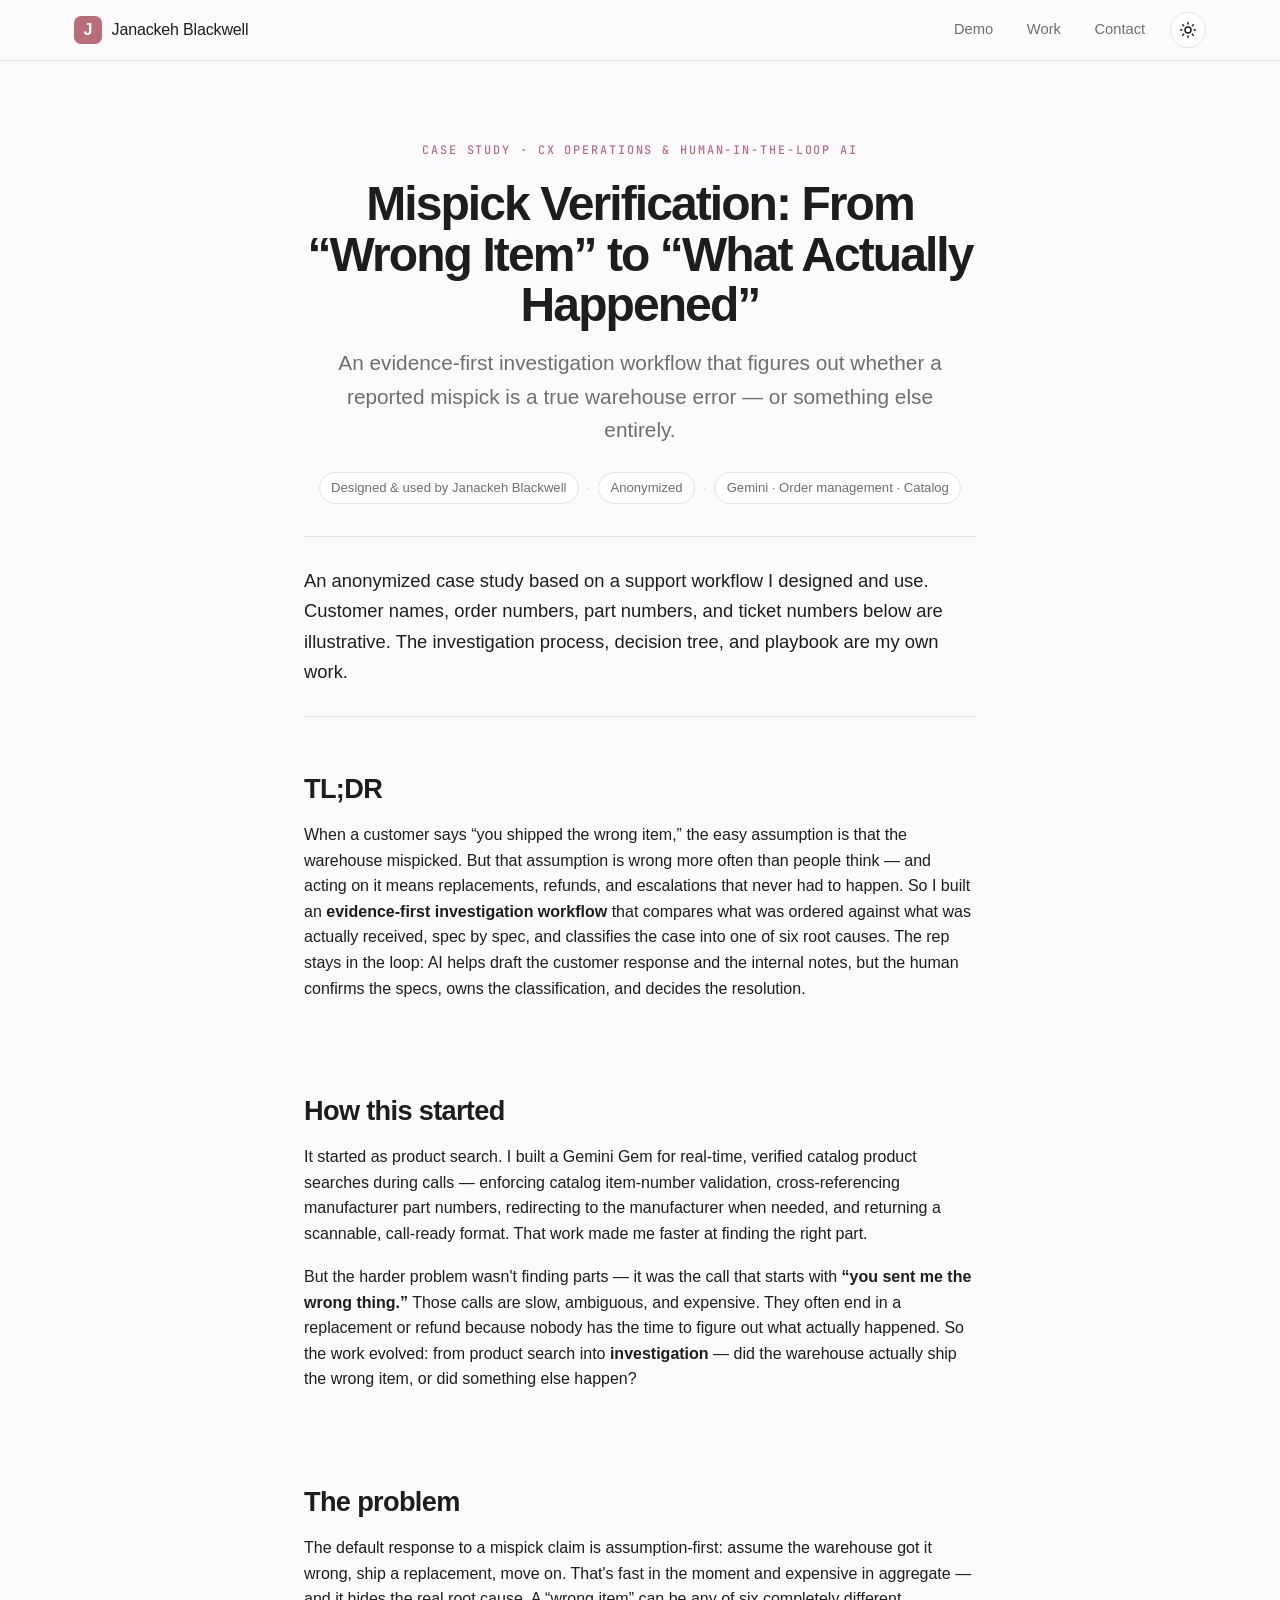
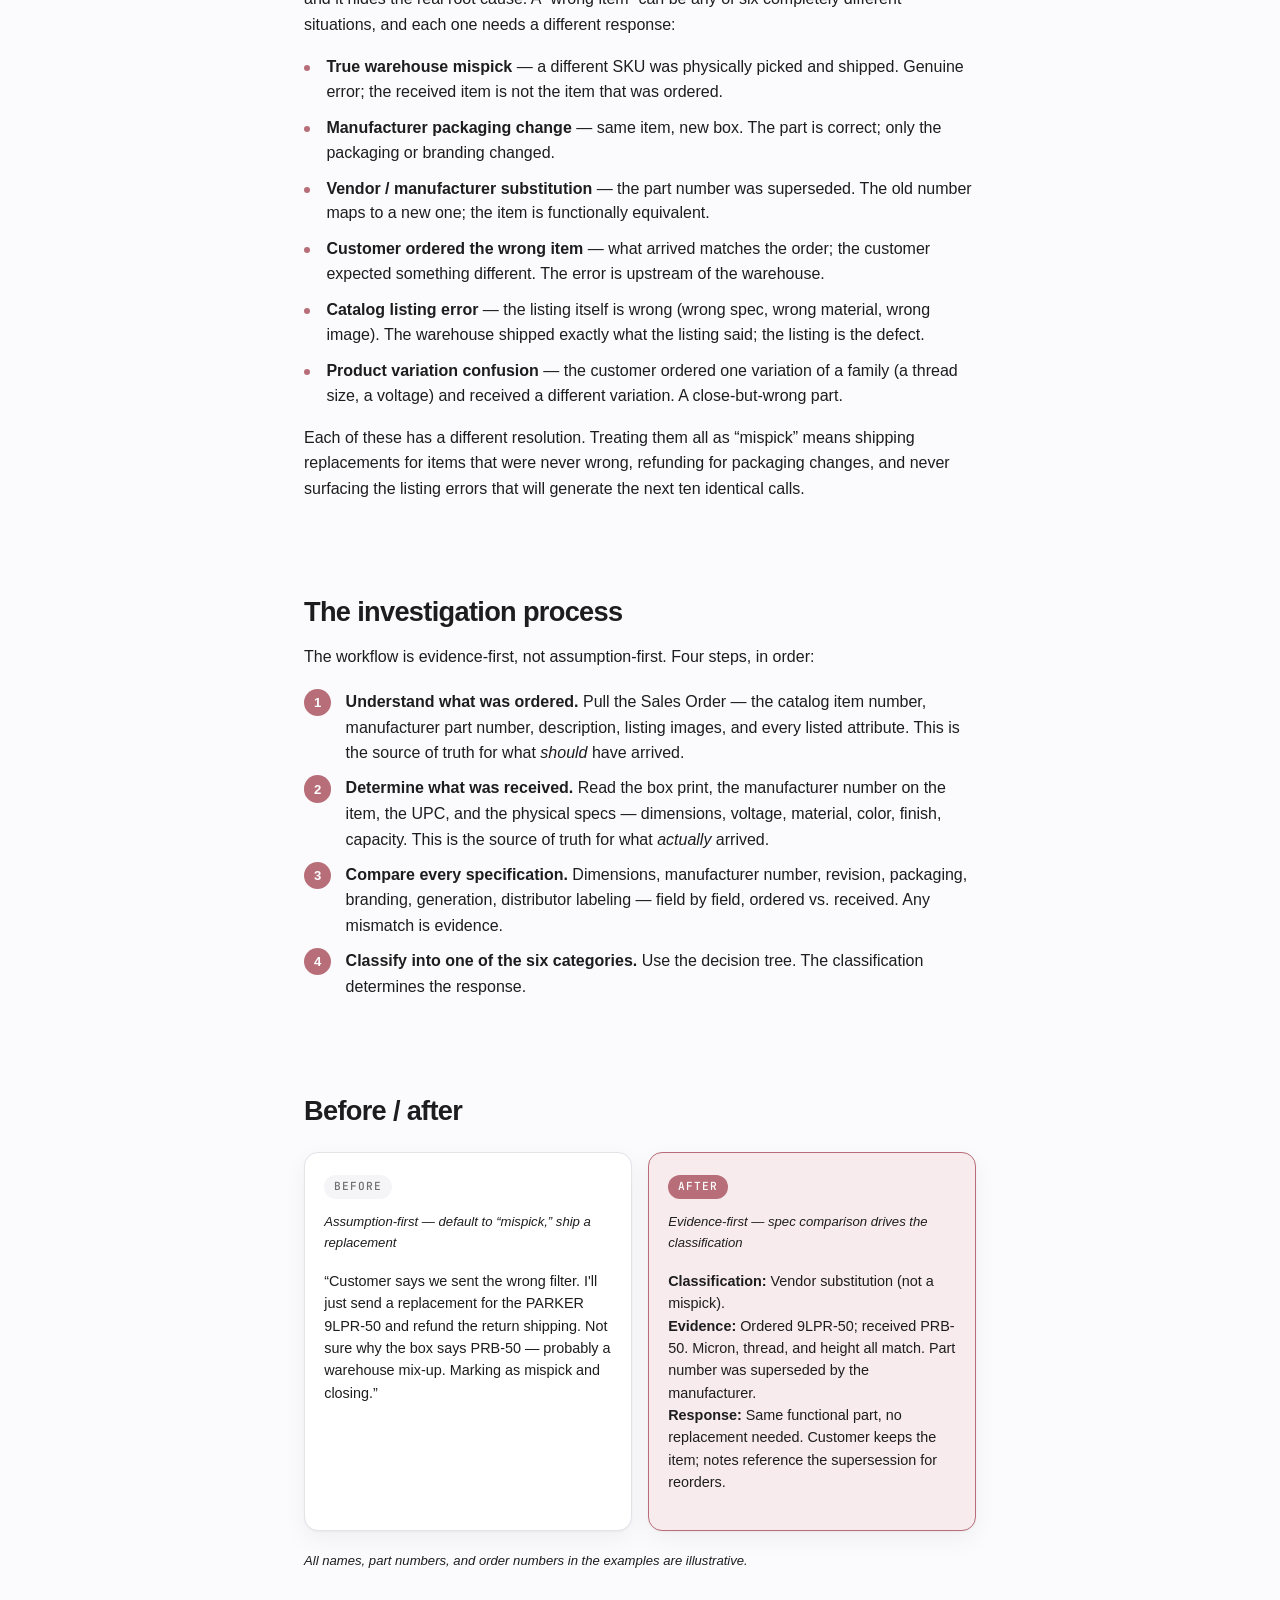
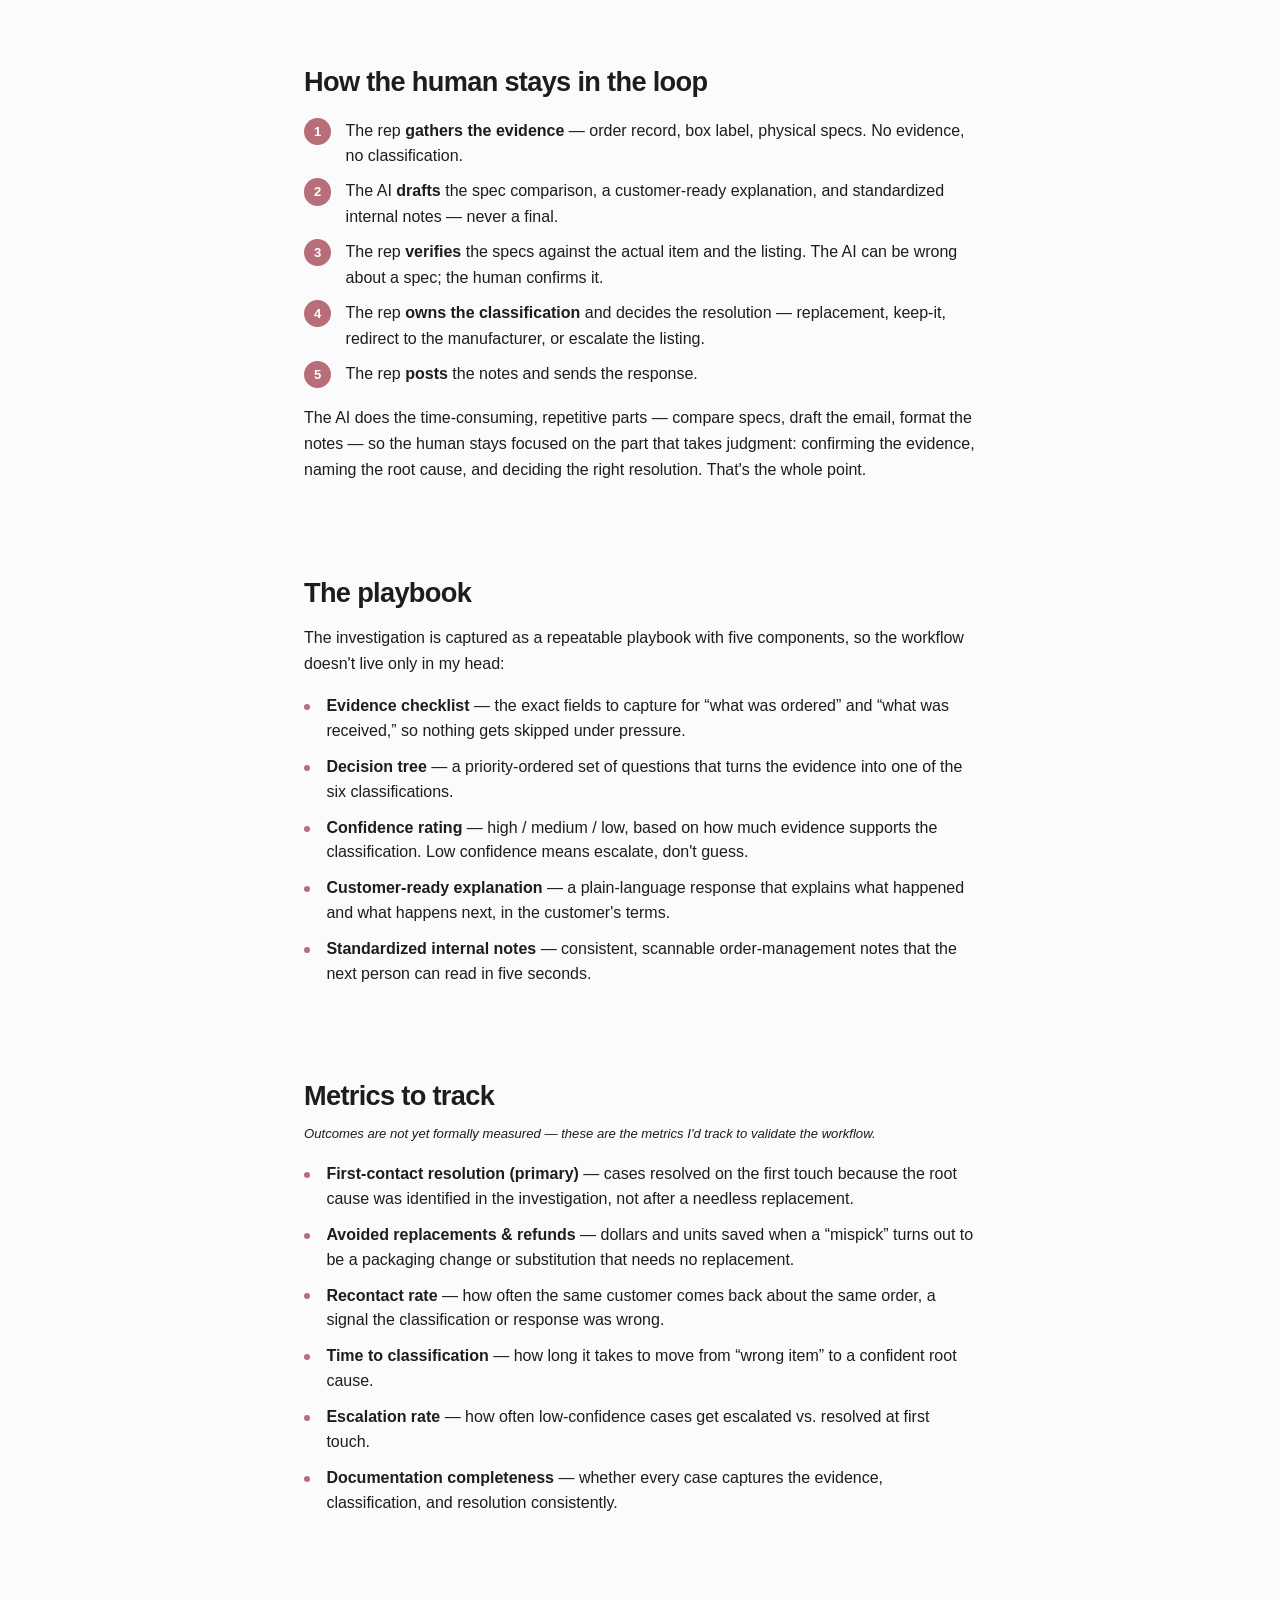
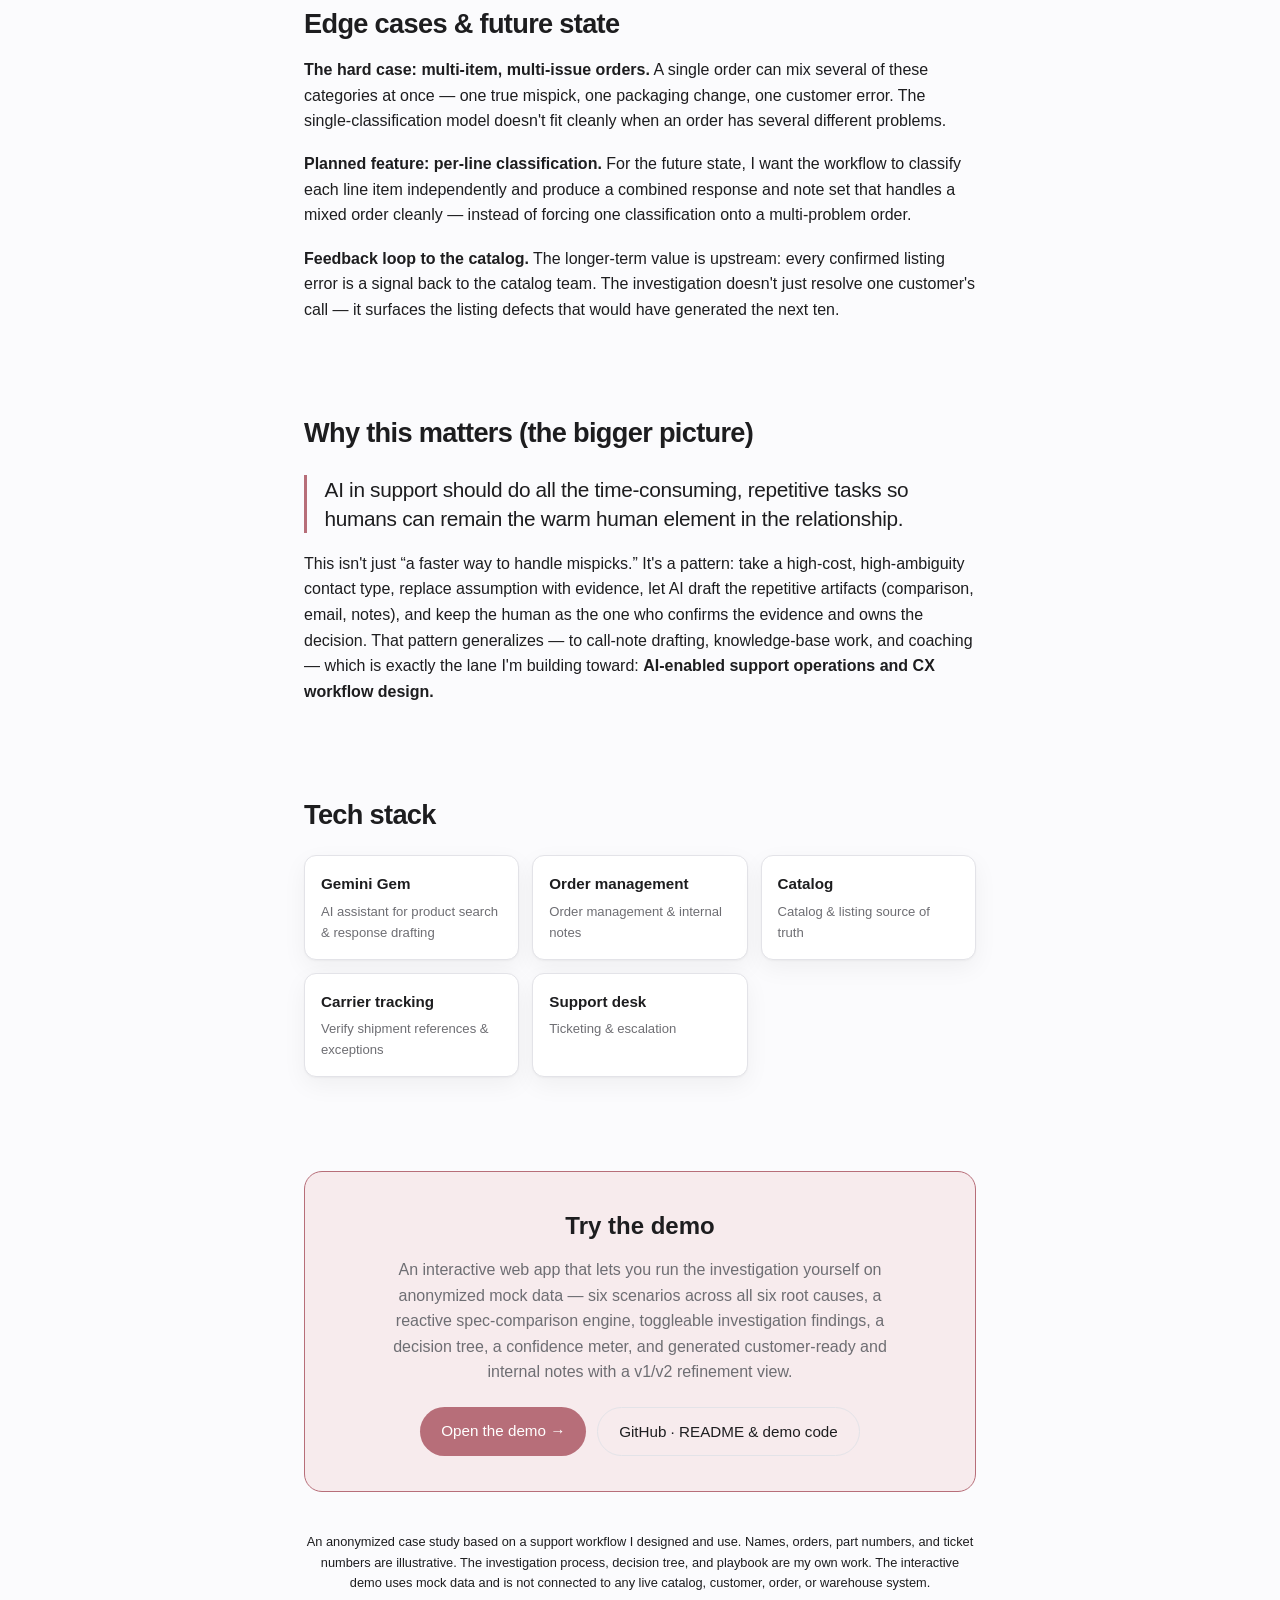
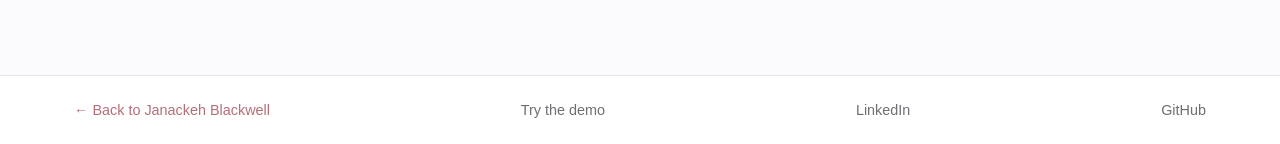
<file: case-study/mispick-verification/index.html>
<!DOCTYPE html>
<html lang="en" data-theme="light">
<head>
  <meta charset="UTF-8" />
  <meta name="viewport" content="width=device-width, initial-scale=1.0" />
  <link rel="icon" type="image/svg+xml" href="../../favicon.svg" />
  <link rel="icon" type="image/png" sizes="32x32" href="../../favicon-32.png" />
  <link rel="apple-touch-icon" sizes="180x180" href="../../apple-touch-icon.png" />
  <link rel="mask-icon" href="../../favicon.svg" color="#b76e79" />
  <title>Case Study: Mispick Verification — Janackeh Blackwell</title>
  <meta name="description" content="An evidence-first investigation workflow that turns 'you shipped the wrong item' into a root cause: true mispick, packaging change, vendor substitution, customer error, listing error, or variation confusion. An anonymized case study by Janackeh Blackwell." />
  <link rel="preconnect" href="https://api.fontshare.com" crossorigin />
  <link href="https://api.fontshare.com/v2/css?f[]=satoshi@300,400,500,700,900&display=swap" rel="stylesheet" />
  <link rel="preconnect" href="https://fonts.googleapis.com" />
  <link rel="preconnect" href="https://fonts.gstatic.com" crossorigin />
  <link href="https://fonts.googleapis.com/css2?family=JetBrains+Mono:wght@400;500&display=swap" rel="stylesheet" />
  <link rel="stylesheet" href="../case-study.css" />
</head>
<body>
  <a class="skip-link" href="#article">Skip to case study</a>

  <header class="site-header" id="header">
    <div class="header-inner">
      <a href="../../" class="brand-lockup" aria-label="Janackeh Blackwell — home">
        <span class="jmark" aria-hidden="true">J</span>
        <span class="brand-name">Janackeh Blackwell</span>
      </a>
      <nav class="header-nav" aria-label="Site navigation">
        <a href="../../investigation/" class="nav-link">Demo</a>
        <a href="../../#work" class="nav-link">Work</a>
        <a href="../../#contact" class="nav-link">Contact</a>
        <button id="themeToggle" class="theme-toggle" aria-label="Toggle dark mode" title="Toggle dark mode">
          <svg class="icon-sun" width="18" height="18" viewBox="0 0 24 24" fill="none" stroke="currentColor" stroke-width="2" stroke-linecap="round"><circle cx="12" cy="12" r="4"/><path d="M12 2v2M12 20v2M2 12h2M20 12h2M4.9 4.9l1.4 1.4M17.7 17.7l1.4 1.4M4.9 19.1l1.4-1.4M17.7 6.3l1.4-1.4"/></svg>
          <svg class="icon-moon" width="18" height="18" viewBox="0 0 24 24" fill="none" stroke="currentColor" stroke-width="2" stroke-linecap="round" stroke-linejoin="round"><path d="M21 12.8A9 9 0 1 1 11.2 3a7 7 0 0 0 9.8 9.8z"/></svg>
        </button>
      </nav>
    </div>
  </header>

  <main id="article" class="article">

    <section class="cs-hero">
      <p class="eyebrow reveal">Case Study · CX Operations &amp; Human-in-the-Loop AI</p>
      <h1 class="cs-title reveal">Mispick Verification: From &ldquo;Wrong Item&rdquo; to &ldquo;What Actually Happened&rdquo;</h1>
      <p class="cs-sub reveal">An evidence-first investigation workflow that figures out whether a reported mispick is a true warehouse error — or something else entirely.</p>
      <div class="cs-meta reveal">
        <span class="meta-chip">Designed &amp; used by Janackeh Blackwell</span>
        <span class="meta-dot">·</span>
        <span class="meta-chip">Anonymized</span>
        <span class="meta-dot">·</span>
        <span class="meta-chip">Gemini · Order management · Catalog</span>
      </div>
    </section>

    <div class="prose">

      <p class="lede reveal">An anonymized case study based on a support workflow I designed and use. Customer names, order numbers, part numbers, and ticket numbers below are illustrative. The investigation process, decision tree, and playbook are my own work.</p>

      <section class="block reveal" id="tldr">
        <h2>TL;DR</h2>
        <p>When a customer says &ldquo;you shipped the wrong item,&rdquo; the easy assumption is that the warehouse mispicked. But that assumption is wrong more often than people think — and acting on it means replacements, refunds, and escalations that never had to happen. So I built an <strong>evidence-first investigation workflow</strong> that compares what was ordered against what was actually received, spec by spec, and classifies the case into one of six root causes. The rep stays in the loop: AI helps draft the customer response and the internal notes, but the human confirms the specs, owns the classification, and decides the resolution.</p>
      </section>

      <section class="block reveal">
        <h2>How this started</h2>
        <p>It started as product search. I built a Gemini Gem for real-time, verified catalog product searches during calls — enforcing catalog item-number validation, cross-referencing manufacturer part numbers, redirecting to the manufacturer when needed, and returning a scannable, call-ready format. That work made me faster at finding the right part.</p>
        <p>But the harder problem wasn't finding parts — it was the call that starts with <strong>&ldquo;you sent me the wrong thing.&rdquo;</strong> Those calls are slow, ambiguous, and expensive. They often end in a replacement or refund because nobody has the time to figure out what actually happened. So the work evolved: from product search into <strong>investigation</strong> — did the warehouse actually ship the wrong item, or did something else happen?</p>
      </section>

      <section class="block reveal" id="problem">
        <h2>The problem</h2>
        <p>The default response to a mispick claim is assumption-first: assume the warehouse got it wrong, ship a replacement, move on. That's fast in the moment and expensive in aggregate — and it hides the real root cause. A &ldquo;wrong item&rdquo; can be any of six completely different situations, and each one needs a different response:</p>
        <ul class="choices">
          <li><span class="choice-key">True warehouse mispick</span> — a different SKU was physically picked and shipped. Genuine error; the received item is not the item that was ordered.</li>
          <li><span class="choice-key">Manufacturer packaging change</span> — same item, new box. The part is correct; only the packaging or branding changed.</li>
          <li><span class="choice-key">Vendor / manufacturer substitution</span> — the part number was superseded. The old number maps to a new one; the item is functionally equivalent.</li>
          <li><span class="choice-key">Customer ordered the wrong item</span> — what arrived matches the order; the customer expected something different. The error is upstream of the warehouse.</li>
          <li><span class="choice-key">Catalog listing error</span> — the listing itself is wrong (wrong spec, wrong material, wrong image). The warehouse shipped exactly what the listing said; the listing is the defect.</li>
          <li><span class="choice-key">Product variation confusion</span> — the customer ordered one variation of a family (a thread size, a voltage) and received a different variation. A close-but-wrong part.</li>
        </ul>
        <p>Each of these has a different resolution. Treating them all as &ldquo;mispick&rdquo; means shipping replacements for items that were never wrong, refunding for packaging changes, and never surfacing the listing errors that will generate the next ten identical calls.</p>
      </section>

      <section class="block reveal" id="process">
        <h2>The investigation process</h2>
        <p>The workflow is evidence-first, not assumption-first. Four steps, in order:</p>
        <ol class="steps">
          <li><strong>Understand what was ordered.</strong> Pull the Sales Order — the catalog item number, manufacturer part number, description, listing images, and every listed attribute. This is the source of truth for what <em>should</em> have arrived.</li>
          <li><strong>Determine what was received.</strong> Read the box print, the manufacturer number on the item, the UPC, and the physical specs — dimensions, voltage, material, color, finish, capacity. This is the source of truth for what <em>actually</em> arrived.</li>
          <li><strong>Compare every specification.</strong> Dimensions, manufacturer number, revision, packaging, branding, generation, distributor labeling — field by field, ordered vs. received. Any mismatch is evidence.</li>
          <li><strong>Classify into one of the six categories.</strong> Use the decision tree. The classification determines the response.</li>
        </ol>
      </section>

      <section class="block reveal" id="before-after">
        <h2>Before / after</h2>
        <div class="ba-grid">
          <div class="ba-card ba-before">
            <span class="ba-tag">Before</span>
            <p class="ba-label">Assumption-first — default to &ldquo;mispick,&rdquo; ship a replacement</p>
            <p class="ba-text">&ldquo;Customer says we sent the wrong filter. I'll just send a replacement for the PARKER 9LPR-50 and refund the return shipping. Not sure why the box says PRB-50 — probably a warehouse mix-up. Marking as mispick and closing.&rdquo;</p>
          </div>
          <div class="ba-card ba-after">
            <span class="ba-tag">After</span>
            <p class="ba-label">Evidence-first — spec comparison drives the classification</p>
            <p class="ba-text"><strong>Classification:</strong> Vendor substitution (not a mispick).<br/><strong>Evidence:</strong> Ordered 9LPR-50; received PRB-50. Micron, thread, and height all match. Part number was superseded by the manufacturer.<br/><strong>Response:</strong> Same functional part, no replacement needed. Customer keeps the item; notes reference the supersession for reorders.</p>
          </div>
        </div>
        <p class="note-inline">All names, part numbers, and order numbers in the examples are illustrative.</p>
      </section>

      <section class="block reveal" id="human-in-loop">
        <h2>How the human stays in the loop</h2>
        <ol class="steps">
          <li>The rep <strong>gathers the evidence</strong> — order record, box label, physical specs. No evidence, no classification.</li>
          <li>The AI <strong>drafts</strong> the spec comparison, a customer-ready explanation, and standardized internal notes — never a final.</li>
          <li>The rep <strong>verifies</strong> the specs against the actual item and the listing. The AI can be wrong about a spec; the human confirms it.</li>
          <li>The rep <strong>owns the classification</strong> and decides the resolution — replacement, keep-it, redirect to the manufacturer, or escalate the listing.</li>
          <li>The rep <strong>posts</strong> the notes and sends the response.</li>
        </ol>
        <p>The AI does the time-consuming, repetitive parts — compare specs, draft the email, format the notes — so the human stays focused on the part that takes judgment: confirming the evidence, naming the root cause, and deciding the right resolution. That's the whole point.</p>
      </section>

      <section class="block reveal" id="playbook">
        <h2>The playbook</h2>
        <p>The investigation is captured as a repeatable playbook with five components, so the workflow doesn't live only in my head:</p>
        <ul class="choices">
          <li><span class="choice-key">Evidence checklist</span> — the exact fields to capture for &ldquo;what was ordered&rdquo; and &ldquo;what was received,&rdquo; so nothing gets skipped under pressure.</li>
          <li><span class="choice-key">Decision tree</span> — a priority-ordered set of questions that turns the evidence into one of the six classifications.</li>
          <li><span class="choice-key">Confidence rating</span> — high / medium / low, based on how much evidence supports the classification. Low confidence means escalate, don't guess.</li>
          <li><span class="choice-key">Customer-ready explanation</span> — a plain-language response that explains what happened and what happens next, in the customer's terms.</li>
          <li><span class="choice-key">Standardized internal notes</span> — consistent, scannable order-management notes that the next person can read in five seconds.</li>
        </ul>
      </section>

      <section class="block reveal" id="metrics">
        <h2>Metrics to track</h2>
        <p class="note-inline">Outcomes are not yet formally measured — these are the metrics I'd track to validate the workflow.</p>
        <ul class="choices">
          <li><span class="choice-key">First-contact resolution (primary)</span> — cases resolved on the first touch because the root cause was identified in the investigation, not after a needless replacement.</li>
          <li><span class="choice-key">Avoided replacements &amp; refunds</span> — dollars and units saved when a &ldquo;mispick&rdquo; turns out to be a packaging change or substitution that needs no replacement.</li>
          <li><span class="choice-key">Recontact rate</span> — how often the same customer comes back about the same order, a signal the classification or response was wrong.</li>
          <li><span class="choice-key">Time to classification</span> — how long it takes to move from &ldquo;wrong item&rdquo; to a confident root cause.</li>
          <li><span class="choice-key">Escalation rate</span> — how often low-confidence cases get escalated vs. resolved at first touch.</li>
          <li><span class="choice-key">Documentation completeness</span> — whether every case captures the evidence, classification, and resolution consistently.</li>
        </ul>
      </section>

      <section class="block reveal" id="future">
        <h2>Edge cases &amp; future state</h2>
        <p><strong>The hard case: multi-item, multi-issue orders.</strong> A single order can mix several of these categories at once — one true mispick, one packaging change, one customer error. The single-classification model doesn't fit cleanly when an order has several different problems.</p>
        <p><strong>Planned feature: per-line classification.</strong> For the future state, I want the workflow to classify each line item independently and produce a combined response and note set that handles a mixed order cleanly — instead of forcing one classification onto a multi-problem order.</p>
        <p><strong>Feedback loop to the catalog.</strong> The longer-term value is upstream: every confirmed listing error is a signal back to the catalog team. The investigation doesn't just resolve one customer's call — it surfaces the listing defects that would have generated the next ten.</p>
      </section>

      <section class="block reveal" id="why">
        <h2>Why this matters (the bigger picture)</h2>
        <p class="pullquote">AI in support should do all the time-consuming, repetitive tasks so humans can remain the warm human element in the relationship.</p>
        <p>This isn't just &ldquo;a faster way to handle mispicks.&rdquo; It's a pattern: take a high-cost, high-ambiguity contact type, replace assumption with evidence, let AI draft the repetitive artifacts (comparison, email, notes), and keep the human as the one who confirms the evidence and owns the decision. That pattern generalizes — to call-note drafting, knowledge-base work, and coaching — which is exactly the lane I'm building toward: <strong>AI-enabled support operations and CX workflow design.</strong></p>
      </section>

      <section class="block reveal" id="stack">
        <h2>Tech stack</h2>
        <div class="stack-grid">
          <div class="stack-card"><span class="stack-name">Gemini Gem</span><span class="stack-role">AI assistant for product search &amp; response drafting</span></div>
          <div class="stack-card"><span class="stack-name">Order management</span><span class="stack-role">Order management &amp; internal notes</span></div>
          <div class="stack-card"><span class="stack-name">Catalog</span><span class="stack-role">Catalog &amp; listing source of truth</span></div>
          <div class="stack-card"><span class="stack-name">Carrier tracking</span><span class="stack-role">Verify shipment references &amp; exceptions</span></div>
          <div class="stack-card"><span class="stack-name">Support desk</span><span class="stack-role">Ticketing &amp; escalation</span></div>
        </div>
      </section>

      <section class="cta reveal" id="try">
        <h2>Try the demo</h2>
        <p>An interactive web app that lets you run the investigation yourself on anonymized mock data — six scenarios across all six root causes, a reactive spec-comparison engine, toggleable investigation findings, a decision tree, a confidence meter, and generated customer-ready and internal notes with a v1/v2 refinement view.</p>
        <div class="cta-actions">
          <a href="../../investigation/" class="btn btn-solid">Open the demo &rarr;</a>
          <a href="https://github.com/janackeh/mispick-investigation-demo" target="_blank" rel="noopener noreferrer" class="btn btn-ghost">GitHub · README &amp; demo code</a>
        </div>
      </section>

      <p class="disclaimer reveal">An anonymized case study based on a support workflow I designed and use. Names, orders, part numbers, and ticket numbers are illustrative. The investigation process, decision tree, and playbook are my own work. The interactive demo uses mock data and is not connected to any live catalog, customer, order, or warehouse system.</p>

    </div>
  </main>

  <footer class="site-footer">
    <div class="footer-inner">
      <a href="../../" class="footer-back">&larr; Back to Janackeh Blackwell</a>
      <a href="../../investigation/" class="footer-link">Try the demo</a>
      <a href="https://www.linkedin.com/in/janackeh/" target="_blank" rel="noopener noreferrer" class="footer-link">LinkedIn</a>
      <a href="https://github.com/janackeh/mispick-investigation-demo" target="_blank" rel="noopener noreferrer" class="footer-link">GitHub</a>
    </div>
  </footer>

  <script src="../case-study.js" defer></script>
</body>
</html>
</file>
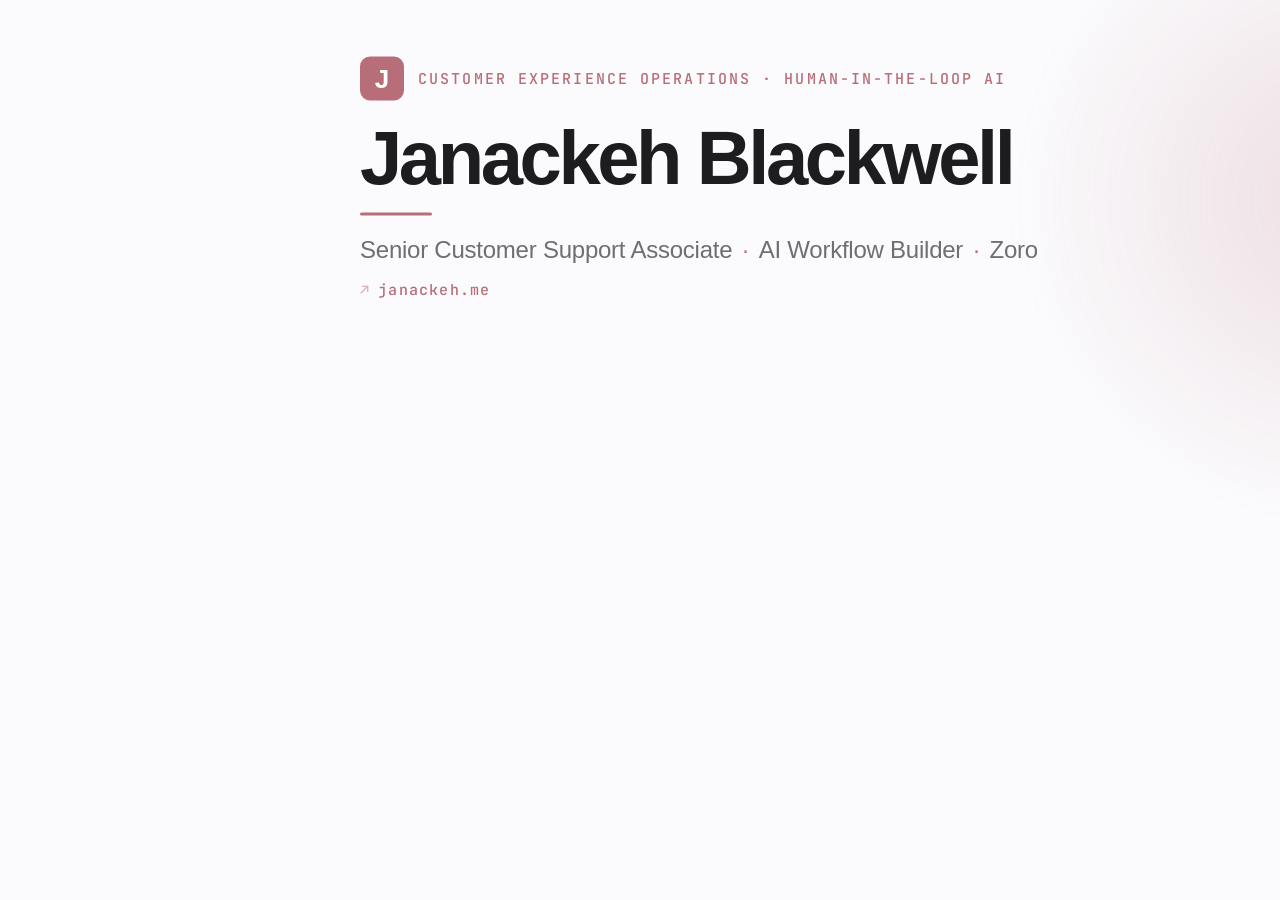
<file: banner.html>
<!DOCTYPE html>
<html lang="en">
<head>
<meta charset="UTF-8" />
<title>LinkedIn Banner — Janackeh Blackwell</title>
<link rel="preconnect" href="https://api.fontshare.com" crossorigin />
<link href="https://api.fontshare.com/v2/css?f[]=satoshi@400,500,700,900&display=swap" rel="stylesheet" />
<link rel="preconnect" href="https://fonts.googleapis.com" />
<link rel="preconnect" href="https://fonts.gstatic.com" crossorigin />
<link href="https://fonts.googleapis.com/css2?family=JetBrains+Mono:wght@500&display=swap" rel="stylesheet" />
<style>
  * { margin: 0; padding: 0; box-sizing: border-box; }
  html, body { width: 1584px; height: 396px; }
  body {
    font-family: 'Satoshi', -apple-system, sans-serif;
    background: #fbfbfd;
    color: #1d1d1f;
    overflow: hidden;
    position: relative;
    -webkit-font-smoothing: antialiased;
  }

  /* soft rose gold glow, right-center (decorative; crops fine on mobile) */
  .glow {
    position: absolute;
    right: -120px; top: 50%; transform: translateY(-50%);
    width: 720px; height: 720px;
    background: radial-gradient(circle at center, rgba(183,110,121,0.20) 0%, rgba(183,110,121,0.07) 42%, transparent 66%);
    filter: blur(8px);
    pointer-events: none;
  }

  /* faint monogram watermark on the right for visual balance */
  .monogram {
    position: absolute;
    right: 96px; top: 50%; transform: translateY(-54%);
    font-family: 'Satoshi', sans-serif;
    font-weight: 900;
    font-size: 300px;
    line-height: 1;
    color: #b76e79;
    opacity: 0.07;
    letter-spacing: -0.04em;
    pointer-events: none;
    user-select: none;
  }

  /* brand block: clears the profile photo (bottom-left) by starting at x=360 */
  .brand {
    position: absolute;
    left: 360px;
    top: 45%;
    transform: translateY(-50%);
    max-width: 920px;
  }
  .eyebrow-row {
    display: flex;
    align-items: center;
    gap: 14px;
    margin-bottom: 18px;
  }
  .jmark {
    width: 44px; height: 44px;
    background: #b76e79;
    border-radius: 10px;
    display: flex; align-items: center; justify-content: center;
    color: #ffffff;
    font-weight: 700;
    font-size: 26px;
    flex-shrink: 0;
  }
  .eyebrow {
    font-family: 'JetBrains Mono', monospace;
    font-size: 15px;
    font-weight: 500;
    letter-spacing: 0.14em;
    text-transform: uppercase;
    color: #b76e79;
  }
  .name {
    font-weight: 900;
    font-size: 76px;
    line-height: 1.02;
    letter-spacing: -0.045em;
    color: #1d1d1f;
    margin-bottom: 16px;
  }
  .rule {
    width: 72px; height: 3px;
    background: #b76e79;
    border-radius: 2px;
    margin-bottom: 18px;
  }
  .tagline {
    font-size: 24px;
    font-weight: 400;
    color: #6e6e73;
    letter-spacing: -0.01em;
    line-height: 1.35;
  }
  .tagline .dot { color: #b76e79; margin: 0 10px; font-weight: 500; }
  .site {
    margin-top: 14px;
    font-family: 'JetBrains Mono', monospace;
    font-size: 15px;
    font-weight: 500;
    letter-spacing: 0.08em;
    color: #b76e79;
  }
  .site .at { color: #b76e79; opacity: 0.55; margin-right: 8px; }
</style>
</head>
<body>
  <div class="glow"></div>
  <div class="monogram">J</div>
  <div class="brand">
    <div class="eyebrow-row">
      <div class="jmark">J</div>
      <div class="eyebrow">Customer Experience Operations · Human-in-the-Loop AI</div>
    </div>
    <div class="name">Janackeh Blackwell</div>
    <div class="rule"></div>
    <div class="tagline">Senior Customer Support Associate<span class="dot">·</span>AI Workflow Builder<span class="dot">·</span>Zoro</div>
    <div class="site"><span class="at">↗</span>janackeh.me</div>
  </div>
</body>
</html>
</file>
<file: base.css>
/* base.css — mandatory base stylesheet */
*,
*::before,
*::after {
  box-sizing: border-box;
  margin: 0;
  padding: 0;
}

html {
  -moz-text-size-adjust: none;
  -webkit-text-size-adjust: none;
  text-size-adjust: none;
  -webkit-font-smoothing: antialiased;
  -moz-osx-font-smoothing: grayscale;
  text-rendering: optimizeLegibility;
  scroll-behavior: smooth;
  hanging-punctuation: first last;
  scroll-padding-top: var(--space-16);
}

body {
  min-height: 100dvh;
  line-height: 1.6;
  font-family: var(--font-body, sans-serif);
  font-size: var(--text-base);
  color: var(--color-text);
  background-color: var(--color-bg);
}

img,
picture,
video,
canvas,
svg {
  display: block;
  max-width: 100%;
  height: auto;
}

ul[role='list'],
ol[role='list'] {
  list-style: none;
}

input,
button,
textarea,
select {
  font: inherit;
  color: inherit;
}

h1,
h2,
h3,
h4,
h5,
h6 {
  text-wrap: balance;
  line-height: 1.12;
}

p,
li,
figcaption {
  text-wrap: pretty;
  max-width: 72ch;
}

::selection {
  background: oklch(from var(--color-primary) l c h / 0.22);
  color: var(--color-text);
}

:focus-visible {
  outline: 2px solid var(--color-primary);
  outline-offset: 3px;
  border-radius: var(--radius-sm);
}

@media (prefers-reduced-motion: reduce) {
  *,
  *::before,
  *::after {
    animation-duration: 0.01ms !important;
    animation-iteration-count: 1 !important;
    transition-duration: 0.01ms !important;
    scroll-behavior: auto !important;
  }
}

button {
  cursor: pointer;
  background: none;
  border: none;
}

table {
  border-collapse: collapse;
  width: 100%;
}

a,
button,
[role='button'],
[role='link'],
input,
textarea,
select {
  transition:
    color var(--transition-interactive),
    background var(--transition-interactive),
    border-color var(--transition-interactive),
    box-shadow var(--transition-interactive),
    transform var(--transition-interactive);
}

.sr-only {
  position: absolute;
  width: 1px;
  height: 1px;
  padding: 0;
  margin: -1px;
  overflow: hidden;
  clip: rect(0, 0, 0, 0);
  white-space: nowrap;
  border-width: 0;
}

.skip-link {
  position: absolute;
  left: var(--space-4);
  top: var(--space-4);
  z-index: 100;
  padding: var(--space-2) var(--space-4);
  background: var(--color-primary);
  color: var(--color-bg);
  border-radius: var(--radius-sm);
  font-size: var(--text-sm);
  transform: translateY(-150%);
  transition: transform 200ms cubic-bezier(0.16, 1, 0.3, 1);
}
.skip-link:focus {
  transform: translateY(0);
}
</file>
<file: style.css>
/* ============================================================
   janackeh.me — Apple-aesthetic personal brand site
   style.css — design tokens + components
   ============================================================ */

/* ---------- Design Tokens ---------- */
:root,
[data-theme='light'] {
  /* Apple-inspired neutral surfaces */
  --color-bg: #fbfbfd;
  --color-surface: #ffffff;
  --color-surface-2: #f5f5f7;
  --color-surface-offset: #f2f2f5;
  --color-divider: #d2d2d7;
  --color-border: #e3e3e8;

  --color-text: #1d1d1f;
  --color-text-muted: #6e6e73;
  --color-text-faint: #86868b;
  --color-text-inverse: #fbfbfd;

  /* Accent — rose gold (brand-coherent, Apple-restrained) */
  --color-primary: #b76e79;
  --color-primary-hover: #9e5c66;
  --color-primary-soft: #f7ebed;

  --radius-sm: 0.5rem;
  --radius-md: 0.875rem;
  --radius-lg: 1.25rem;
  --radius-xl: 1.75rem;
  --radius-full: 9999px;

  --transition-interactive: 180ms cubic-bezier(0.16, 1, 0.3, 1);
  --transition-smooth: 420ms cubic-bezier(0.16, 1, 0.3, 1);

  --shadow-sm: 0 1px 2px rgba(0, 0, 0, 0.04), 0 2px 8px rgba(0, 0, 0, 0.04);
  --shadow-md: 0 4px 14px rgba(0, 0, 0, 0.06), 0 12px 28px rgba(0, 0, 0, 0.05);
  --shadow-lg: 0 8px 28px rgba(0, 0, 0, 0.08), 0 24px 60px rgba(0, 0, 0, 0.07);

  --content-narrow: 720px;
  --content-default: 1080px;
  --content-wide: 1240px;

  --font-body: 'Satoshi', -apple-system, BlinkMacSystemFont, 'Segoe UI', sans-serif;
  --font-mono: 'JetBrains Mono', ui-monospace, 'SF Mono', Menlo, monospace;

  --text-xs: clamp(0.75rem, 0.7rem + 0.25vw, 0.8125rem);
  --text-sm: clamp(0.875rem, 0.83rem + 0.3vw, 0.9375rem);
  --text-base: clamp(1rem, 0.96rem + 0.2vw, 1.0625rem);
  --text-lg: clamp(1.125rem, 1rem + 0.7vw, 1.375rem);
  --text-xl: clamp(1.5rem, 1.25rem + 1.1vw, 2.125rem);
  --text-2xl: clamp(2rem, 1.4rem + 2.4vw, 3.25rem);
  --text-3xl: clamp(2.75rem, 1.6rem + 5vw, 4.75rem);
  --text-hero: clamp(3.25rem, 1rem + 9vw, 7.5rem);

  --space-1: 0.25rem;
  --space-2: 0.5rem;
  --space-3: 0.75rem;
  --space-4: 1rem;
  --space-5: 1.25rem;
  --space-6: 1.5rem;
  --space-8: 2rem;
  --space-10: 2.5rem;
  --space-12: 3rem;
  --space-16: 4rem;
  --space-20: 5rem;
  --space-24: 6rem;
  --space-32: 8rem;

  --header-h: 64px;
}

[data-theme='dark'] {
  --color-bg: #000000;
  --color-surface: #161617;
  --color-surface-2: #1c1c1e;
  --color-surface-offset: #202022;
  --color-divider: #2c2c2e;
  --color-border: #38383a;

  --color-text: #f5f5f7;
  --color-text-muted: #a1a1a6;
  --color-text-faint: #6e6e73;
  --color-text-inverse: #1d1d1f;

  --color-primary: #d99a9f;
  --color-primary-hover: #e6adb1;
  --color-primary-soft: #2a1a1c;

  --shadow-sm: 0 1px 2px rgba(0, 0, 0, 0.4);
  --shadow-md: 0 4px 14px rgba(0, 0, 0, 0.5);
  --shadow-lg: 0 8px 28px rgba(0, 0, 0, 0.6), 0 24px 60px rgba(0, 0, 0, 0.5);
}

/* ---------- Layout primitives ---------- */
.container {
  width: 100%;
  max-width: var(--content-default);
  margin-inline: auto;
  padding-inline: var(--space-6);
}
.container.narrow {
  max-width: var(--content-narrow);
}
.section {
  padding-block: clamp(var(--space-12), 7vw, var(--space-32));
}

/* ---------- Header ---------- */
.header {
  position: sticky;
  top: 0;
  z-index: 50;
  background: color-mix(in oklab, var(--color-bg) 78%, transparent);
  backdrop-filter: saturate(180%) blur(20px);
  -webkit-backdrop-filter: saturate(180%) blur(20px);
  border-bottom: 1px solid transparent;
  transition:
    background var(--transition-interactive),
    border-color var(--transition-interactive),
    box-shadow var(--transition-interactive);
}
.header--scrolled {
  border-bottom-color: var(--color-border);
  box-shadow: var(--shadow-sm);
}
.header-inner {
  height: var(--header-h);
  max-width: var(--content-wide);
  margin-inline: auto;
  padding-inline: var(--space-6);
  display: flex;
  align-items: center;
  justify-content: space-between;
  gap: var(--space-4);
}
.brand {
  display: inline-flex;
  align-items: center;
  gap: var(--space-3);
  color: var(--color-text);
  text-decoration: none;
  font-weight: 500;
}
.brand-mark {
  width: 28px;
  height: 28px;
  color: var(--color-primary);
  border-radius: var(--radius-sm);
  flex-shrink: 0;
}
.brand-name {
  font-size: var(--text-sm);
  letter-spacing: -0.01em;
  font-weight: 500;
}
.nav {
  display: flex;
  align-items: center;
  gap: var(--space-6);
}
.nav a {
  font-size: var(--text-sm);
  color: var(--color-text-muted);
  text-decoration: none;
  font-weight: 400;
}
.nav a:hover {
  color: var(--color-text);
}
.nav-cta {
  color: var(--color-primary) !important;
  font-weight: 500 !important;
}
.theme-toggle {
  display: inline-flex;
  align-items: center;
  justify-content: center;
  width: 38px;
  height: 38px;
  border-radius: var(--radius-full);
  color: var(--color-text-muted);
  border: 1px solid var(--color-border);
}
.theme-toggle:hover {
  color: var(--color-text);
  background: var(--color-surface-2);
}

/* ---------- Buttons ---------- */
.btn {
  display: inline-flex;
  align-items: center;
  justify-content: center;
  gap: var(--space-2);
  padding: 0.85rem 1.6rem;
  border-radius: var(--radius-full);
  font-size: var(--text-sm);
  font-weight: 500;
  text-decoration: none;
  letter-spacing: -0.01em;
  white-space: nowrap;
}
.btn-primary {
  background: var(--color-primary);
  color: var(--color-text-inverse);
}
.btn-primary:hover {
  background: var(--color-primary-hover);
  transform: translateY(-1px);
  box-shadow: var(--shadow-md);
}
.btn-ghost {
  color: var(--color-text);
  border: 1px solid var(--color-border);
}
.btn-ghost:hover {
  background: var(--color-surface-2);
  border-color: var(--color-divider);
}

/* ---------- Eyebrows / headings ---------- */
.eyebrow {
  font-family: var(--font-mono);
  font-size: var(--text-xs);
  letter-spacing: 0.14em;
  text-transform: uppercase;
  color: var(--color-primary);
  margin-bottom: var(--space-4);
}
.section-title {
  font-size: var(--text-2xl);
  font-weight: 700;
  letter-spacing: -0.03em;
  line-height: 1.08;
  max-width: 18ch;
}
.section-head {
  margin-bottom: var(--space-16);
  max-width: 60ch;
}
.section-lede {
  margin-top: var(--space-5);
  font-size: var(--text-lg);
  color: var(--color-text-muted);
  max-width: 56ch;
  line-height: 1.5;
}

/* ---------- Hero ---------- */
.hero {
  position: relative;
  min-height: 100svh;
  display: flex;
  align-items: center;
  overflow: hidden;
  padding-block: var(--space-32) var(--space-24);
}
.hero-glow {
  position: absolute;
  top: -20%;
  left: 50%;
  translate: -50% 0;
  width: min(120vw, 1100px);
  height: 760px;
  background: radial-gradient(
    ellipse at center,
    color-mix(in oklab, var(--color-primary) 22%, transparent) 0%,
    transparent 62%
  );
  filter: blur(40px);
  pointer-events: none;
  z-index: 0;
}
.hero-inner {
  position: relative;
  z-index: 1;
  text-align: center;
}
.hero-title {
  font-size: var(--text-hero);
  font-weight: 900;
  letter-spacing: -0.055em;
  line-height: 0.96;
  margin-block: var(--space-5) var(--space-8);
  color: var(--color-text);
}
.hero-sub {
  font-size: var(--text-lg);
  color: var(--color-text-muted);
  max-width: 54ch;
  margin-inline: auto;
  line-height: 1.5;
}
.hero-cta {
  margin-top: var(--space-12);
  display: flex;
  gap: var(--space-3);
  justify-content: center;
  flex-wrap: wrap;
}
.hero-meta {
  margin-top: var(--space-10);
  font-size: var(--text-xs);
  color: var(--color-text-faint);
  font-family: var(--font-mono);
  letter-spacing: 0.04em;
}
.scroll-cue {
  position: absolute;
  bottom: var(--space-10);
  left: 50%;
  translate: -50% 0;
  width: 22px;
  height: 36px;
  border: 1.5px solid var(--color-divider);
  border-radius: var(--radius-full);
  display: flex;
  justify-content: center;
  padding-top: 7px;
  z-index: 1;
}
.scroll-cue span {
  width: 3px;
  height: 7px;
  background: var(--color-text-faint);
  border-radius: var(--radius-full);
  animation: scrollcue 1.8s cubic-bezier(0.16, 1, 0.3, 1) infinite;
}
@keyframes scrollcue {
  0% { opacity: 0; transform: translateY(0); }
  40% { opacity: 1; }
  80% { opacity: 0; transform: translateY(8px); }
  100% { opacity: 0; }
}

/* ---------- Philosophy / About ---------- */
.philosophy {
  background: var(--color-surface-2);
  border-block: 1px solid var(--color-border);
}
.pullquote {
  font-size: var(--text-2xl);
  font-weight: 500;
  letter-spacing: -0.028em;
  line-height: 1.18;
  color: var(--color-text);
  max-width: 20ch;
}
.about-grid {
  margin-top: var(--space-16);
  display: flex;
  flex-direction: column;
  gap: var(--space-6);
}
.about-body {
  font-size: var(--text-lg);
  color: var(--color-text-muted);
  line-height: 1.6;
  max-width: 62ch;
}
.about-body strong {
  color: var(--color-text);
  font-weight: 600;
}

/* ---------- Work / Projects ---------- */
.project-grid {
  display: grid;
  grid-template-columns: repeat(6, 1fr);
  gap: var(--space-4);
}
.project {
  grid-column: span 2;
  background: var(--color-surface);
  border: 1px solid var(--color-border);
  border-radius: var(--radius-xl);
  padding: var(--space-8);
  display: flex;
  flex-direction: column;
  gap: var(--space-4);
  transition:
    transform var(--transition-interactive),
    box-shadow var(--transition-interactive),
    border-color var(--transition-interactive);
}
.project:hover {
  transform: translateY(-3px);
  box-shadow: var(--shadow-md);
  border-color: var(--color-divider);
}
.project-featured {
  grid-column: span 6;
  background: linear-gradient(160deg, var(--color-surface) 0%, var(--color-primary-soft) 140%);
  border-color: color-mix(in oklab, var(--color-primary) 22%, var(--color-border));
}
.project-tag {
  display: inline-flex;
  align-items: center;
  width: fit-content;
  font-family: var(--font-mono);
  font-size: var(--text-xs);
  letter-spacing: 0.08em;
  text-transform: uppercase;
  color: var(--color-primary);
  background: var(--color-primary-soft);
  padding: 0.3rem 0.7rem;
  border-radius: var(--radius-full);
}
.project-tag-concept {
  color: var(--color-text-faint);
  background: var(--color-surface-2);
}
.project-title {
  font-size: var(--text-xl);
  font-weight: 600;
  letter-spacing: -0.02em;
  line-height: 1.15;
}
.project-featured .project-title {
  font-size: var(--text-2xl);
}

.project-featured-media {
  display: grid;
  grid-template-columns: minmax(0, 0.95fr) minmax(0, 1.15fr);
  align-items: center;
  gap: var(--space-8);
}
.project-media {
  margin: 0;
  border-radius: var(--radius-lg);
  overflow: hidden;
  border: 1px solid var(--color-border);
  background: var(--color-surface-2);
  box-shadow: var(--shadow-sm);
}
.project-media img {
  display: block;
  width: 100%;
  height: auto;
  aspect-ratio: 1000 / 671;
  object-fit: cover;
}
.project-featured-media .project-body {
  display: flex;
  flex-direction: column;
  gap: var(--space-4);
  min-width: 0;
}

.project-desc {
  color: var(--color-text-muted);
  line-height: 1.55;
  font-size: var(--text-base);
}
.project-meta {
  display: flex;
  flex-wrap: wrap;
  gap: var(--space-2);
  margin-top: auto;
}
.project-meta span {
  font-size: var(--text-xs);
  font-family: var(--font-mono);
  color: var(--color-text-muted);
  padding: 0.25rem 0.6rem;
  border: 1px solid var(--color-border);
  border-radius: var(--radius-full);
}
.project-links {
  display: flex;
  flex-wrap: wrap;
  gap: var(--space-5);
  align-items: center;
  padding-top: var(--space-2);
}
.project-link {
  color: var(--color-primary);
  text-decoration: none;
  font-weight: 500;
  font-size: var(--text-sm);
}
.project-link:hover {
  color: var(--color-primary-hover);
}
.project-soon {
  font-size: var(--text-xs);
  color: var(--color-text-faint);
  font-family: var(--font-mono);
}
.project-concept {
  grid-column: span 3;
  background: var(--color-surface-offset);
}

/* ---------- Journey / Timeline ---------- */
.journey {
  background: var(--color-surface-2);
  border-block: 1px solid var(--color-border);
}
.timeline {
  position: relative;
  display: flex;
  flex-direction: column;
  gap: var(--space-2);
  padding-left: var(--space-8);
}
.timeline::before {
  content: '';
  position: absolute;
  left: 5px;
  top: 8px;
  bottom: 8px;
  width: 2px;
  background: var(--color-divider);
}
.tl-item {
  position: relative;
  padding: var(--space-6) 0 var(--space-6) var(--space-6);
}
.tl-dot {
  position: absolute;
  left: calc(-1 * var(--space-8) + 0px);
  top: var(--space-7);
  width: 12px;
  height: 12px;
  border-radius: var(--radius-full);
  background: var(--color-bg);
  border: 2px solid var(--color-primary);
}
.tl-dot-lineage {
  background: var(--color-primary);
  border-color: var(--color-primary);
}
.tl-period {
  font-family: var(--font-mono);
  font-size: var(--text-xs);
  letter-spacing: 0.06em;
  color: var(--color-text-faint);
  margin-bottom: var(--space-2);
}
.tl-role {
  font-size: var(--text-lg);
  font-weight: 600;
  letter-spacing: -0.015em;
  margin-bottom: var(--space-2);
}
.tl-org {
  color: var(--color-text-muted);
  font-weight: 400;
}
.tl-desc {
  color: var(--color-text-muted);
  font-size: var(--text-base);
  line-height: 1.55;
  max-width: 68ch;
}
.journey-note {
  margin-top: var(--space-12);
  padding: var(--space-6) var(--space-8);
  background: var(--color-surface);
  border: 1px solid var(--color-border);
  border-radius: var(--radius-lg);
  color: var(--color-text-muted);
  font-size: var(--text-base);
}
.journey-note strong {
  color: var(--color-text);
}

/* ---------- Learning & Certifications ---------- */
.learning .section-title {
  max-width: 24ch;
}
.learning-group + .learning-group {
  margin-top: var(--space-12);
}
.learning-group-title {
  font-size: var(--text-sm);
  font-weight: 600;
  letter-spacing: 0.04em;
  text-transform: uppercase;
  color: var(--color-text-muted);
  margin-bottom: var(--space-5);
  padding-bottom: var(--space-3);
  border-bottom: 1px solid var(--color-border);
}
.certs-grid {
  display: grid;
  grid-template-columns: repeat(2, 1fr);
  gap: var(--space-5);
}
.certs-grid-2 {
  grid-template-columns: repeat(2, 1fr);
}
.cert-card {
  display: flex;
  flex-direction: column;
  padding: var(--space-6);
  background: var(--color-surface);
  border: 1px solid var(--color-border);
  border-radius: var(--radius-lg);
  transition: transform 0.2s ease, border-color 0.2s ease, box-shadow 0.2s ease;
}
.cert-card:hover {
  transform: translateY(-3px);
  border-color: var(--color-primary);
  box-shadow: var(--shadow-sm);
}
.cert-card[data-status="in-progress"],
.cert-card[data-status="reading"] {
  border-color: var(--color-primary);
  background: var(--color-primary-soft);
}
.cert-status {
  align-self: flex-start;
  font-family: var(--font-mono);
  font-size: var(--text-xs);
  font-weight: 500;
  letter-spacing: 0.1em;
  text-transform: uppercase;
  padding: 0.3rem 0.7rem;
  border-radius: var(--radius-full);
  background: var(--color-surface-2);
  color: var(--color-text-muted);
  margin-bottom: var(--space-3);
}
.cert-card[data-status="in-progress"] .cert-status,
.cert-card[data-status="reading"] .cert-status {
  background: var(--color-primary);
  color: #ffffff;
}
.cert-card[data-status="next"] .cert-status {
  background: var(--color-primary-soft);
  color: var(--color-primary);
}
.cert-card[data-status="personal"] .cert-status {
  background: color-mix(in oklab, #4a6d70 18%, var(--color-surface-2));
  color: color-mix(in oklab, #3f5f62 50%, var(--color-text));
}
.cert-card[data-status="building"] .cert-status {
  background: var(--color-text);
  color: var(--color-bg);
}
.cert-name {
  font-size: var(--text-base);
  font-weight: 600;
  letter-spacing: -0.01em;
  line-height: 1.3;
  margin-bottom: var(--space-2);
}
.cert-org {
  font-family: var(--font-mono);
  font-size: 0.78rem;
  color: var(--color-text-muted);
  margin-bottom: var(--space-3);
}
.cert-why {
  font-size: 0.86rem;
  color: var(--color-text-muted);
  line-height: 1.5;
}
.cert-card .project-link {
  margin-top: auto;
  padding-top: var(--space-4);
  align-self: flex-start;
}
@media (max-width: 540px) {
  .certs-grid,
  .certs-grid-2 { grid-template-columns: 1fr; }
}

.cert-takeaway {
  margin-top: var(--space-4);
  padding-top: var(--space-3);
  border-top: 1px dashed var(--color-border);
  font-size: 0.86rem;
  line-height: 1.5;
  color: var(--color-text);
}
.cert-takeaway-label {
  display: block;
  font-family: var(--font-mono);
  font-size: var(--text-xs);
  letter-spacing: 0.1em;
  text-transform: uppercase;
  color: var(--color-primary);
  margin-bottom: var(--space-1);
}
.cert-takeaway a { color: var(--color-primary); font-weight: 500; }

/* ---------- Skills ---------- */
.skills-grid {
  display: grid;
  grid-template-columns: repeat(2, 1fr);
  gap: var(--space-10);
}
.skill-group-title {
  font-size: var(--text-sm);
  font-weight: 600;
  letter-spacing: 0.02em;
  text-transform: uppercase;
  color: var(--color-text-muted);
  margin-bottom: var(--space-5);
  padding-bottom: var(--space-3);
  border-bottom: 1px solid var(--color-border);
}
.chips {
  display: flex;
  flex-wrap: wrap;
  gap: var(--space-2);
}
.chips li {
  font-size: var(--text-sm);
  padding: 0.45rem 0.85rem;
  background: var(--color-surface-2);
  border: 1px solid var(--color-border);
  border-radius: var(--radius-full);
  color: var(--color-text);
  font-weight: 400;
}

/* ---------- Contact ---------- */
.contact {
  background: var(--color-surface-2);
  border-top: 1px solid var(--color-border);
  text-align: center;
}
.contact-inner {
  display: flex;
  flex-direction: column;
  align-items: center;
}
.contact-title {
  font-size: var(--text-2xl);
  font-weight: 600;
  letter-spacing: -0.025em;
  line-height: 1.15;
  max-width: 24ch;
}
.contact-lede {
  margin-top: var(--space-5);
  color: var(--color-text-muted);
  font-size: var(--text-lg);
  max-width: 48ch;
}
.contact-links {
  margin-top: var(--space-12);
  display: grid;
  grid-template-columns: repeat(3, 1fr);
  gap: var(--space-4);
  width: 100%;
}
.contact-card {
  display: flex;
  flex-direction: column;
  gap: var(--space-2);
  padding: var(--space-6);
  background: var(--color-surface);
  border: 1px solid var(--color-border);
  border-radius: var(--radius-lg);
  text-decoration: none;
  text-align: left;
}
.contact-card:hover {
  transform: translateY(-2px);
  box-shadow: var(--shadow-md);
  border-color: var(--color-divider);
}
.contact-card-label {
  font-family: var(--font-mono);
  font-size: var(--text-xs);
  letter-spacing: 0.08em;
  text-transform: uppercase;
  color: var(--color-primary);
}
.contact-card-value {
  font-size: var(--text-base);
  font-weight: 500;
  color: var(--color-text);
  word-break: break-all;
}

/* ---------- Footer ---------- */
.footer {
  background: var(--color-bg);
  border-top: 1px solid var(--color-border);
  padding-block: var(--space-16) var(--space-10);
}
.footer-inner {
  display: flex;
  flex-direction: column;
  gap: var(--space-8);
}
.footer-brand {
  display: flex;
  flex-direction: column;
  gap: var(--space-1);
}
.footer-name {
  font-weight: 600;
  font-size: var(--text-base);
  letter-spacing: -0.01em;
}
.footer-tag {
  font-size: var(--text-sm);
  color: var(--color-text-muted);
}
.footer-nav {
  display: flex;
  flex-wrap: wrap;
  gap: var(--space-6);
}
.footer-nav a {
  font-size: var(--text-sm);
  color: var(--color-text-muted);
  text-decoration: none;
}
.footer-nav a:hover {
  color: var(--color-text);
}
.footer-copy {
  font-size: var(--text-xs);
  color: var(--color-text-faint);
  font-family: var(--font-mono);
}

/* ---------- Scroll reveal ---------- */
.reveal {
  opacity: 0;
  transform: translateY(18px);
  transition:
    opacity 700ms cubic-bezier(0.16, 1, 0.3, 1),
    transform 700ms cubic-bezier(0.16, 1, 0.3, 1);
  will-change: opacity, transform;
}
.reveal.is-visible {
  opacity: 1;
  transform: translateY(0);
}

/* ---------- Responsive ---------- */
@media (max-width: 900px) {
  .project-featured-media {
    grid-template-columns: 1fr;
    gap: var(--space-6);
  }
  .project,
  .project-featured,
  .project-concept {
    grid-column: span 6;
  }
  .skills-grid {
    grid-template-columns: 1fr;
    gap: var(--space-8);
  }
}

@media (max-width: 720px) {
  .hero {
    min-height: auto;
    padding-block: clamp(6rem, 16vw, 7.5rem) var(--space-20);
    align-items: flex-start;
  }
  .nav {
    gap: var(--space-4);
  }
  .nav a:not(.nav-cta) {
    display: none;
  }
  .brand-name {
    display: none;
  }
  .project-grid {
    grid-template-columns: 1fr;
  }
  .project,
  .project-featured {
    grid-column: span 1;
  }
  .contact-links {
    grid-template-columns: 1fr;
  }
  .pullquote {
    font-size: var(--text-xl);
  }
  .hero-title {
    letter-spacing: -0.04em;
  }
}

@media (max-width: 420px) {
  .container {
    padding-inline: var(--space-5);
  }
  .hero-cta {
    flex-direction: column;
    align-items: stretch;
  }
  .btn {
    width: 100%;
  }
}

/* ---------- AI Toolkit ---------- */
.toolkit {
  background: var(--color-bg);
}
.toolkit-grid {
  display: grid;
  grid-template-columns: repeat(2, 1fr);
  gap: var(--space-4);
}
.toolkit-card {
  background: var(--color-surface);
  border: 1px solid var(--color-border);
  border-radius: var(--radius-xl);
  padding: var(--space-8);
  display: flex;
  flex-direction: column;
  gap: var(--space-3);
  transition:
    transform var(--transition-interactive),
    box-shadow var(--transition-interactive),
    border-color var(--transition-interactive);
}
.toolkit-card:hover {
  transform: translateY(-3px);
  box-shadow: var(--shadow-md);
  border-color: var(--color-divider);
}
.toolkit-card-wide {
  grid-column: 1 / -1;
  background: linear-gradient(160deg, var(--color-surface) 0%, var(--color-primary-soft) 140%);
  border-color: color-mix(in oklab, var(--color-primary) 22%, var(--color-border));
}
.toolkit-name {
  font-size: var(--text-xl);
  font-weight: 600;
  letter-spacing: -0.02em;
  line-height: 1.2;
}
.toolkit-use {
  color: var(--color-text-muted);
  line-height: 1.55;
  font-size: var(--text-base);
  flex: 1;
}
.toolkit-proof {
  font-size: var(--text-sm);
  color: var(--color-text-faint);
  font-family: var(--font-mono);
  letter-spacing: 0.02em;
}
.toolkit-proof a {
  color: var(--color-primary);
}
.toolkit-guard {
  margin-top: var(--space-10);
  padding: var(--space-6) var(--space-8);
  border-left: 3px solid var(--color-primary);
  background: var(--color-surface-2);
  border-radius: 0 var(--radius-md) var(--radius-md) 0;
  color: var(--color-text-muted);
  font-size: var(--text-base);
  line-height: 1.55;
  max-width: 72ch;
}
.toolkit-guard strong {
  color: var(--color-text);
  font-weight: 600;
}

/* ---------- How I help ---------- */
.help {
  background: var(--color-surface-2);
  border-block: 1px solid var(--color-border);
}
.help-list {
  list-style: none;
  display: grid;
  grid-template-columns: repeat(2, 1fr);
  gap: var(--space-4);
  margin: 0;
  padding: 0;
}
.help-item {
  background: var(--color-surface);
  border: 1px solid var(--color-border);
  border-radius: var(--radius-xl);
  padding: var(--space-8);
  display: flex;
  flex-direction: column;
  gap: var(--space-3);
}
.help-item h3 {
  font-size: var(--text-lg);
  font-weight: 600;
  letter-spacing: -0.02em;
  line-height: 1.25;
  color: var(--color-text);
}
.help-item p {
  color: var(--color-text-muted);
  line-height: 1.55;
  font-size: var(--text-base);
  margin: 0;
}

@media (max-width: 768px) {
  .toolkit-grid,
  .help-list {
    grid-template-columns: 1fr;
  }
  .toolkit-card-wide {
    grid-column: auto;
  }
}

/* ---------- Layout borrowings from partner-site study (structure only) ---------- */
.hero-foot {
  display: flex;
  justify-content: space-between;
  gap: var(--space-4);
  flex-wrap: wrap;
  border-top: 1px solid var(--color-border);
  padding: var(--space-5) var(--space-6) var(--space-8);
  font-size: var(--text-xs);
  font-family: var(--font-mono);
  letter-spacing: 0.04em;
  color: var(--color-text-faint);
  max-width: var(--content-default);
  margin-inline: auto;
}
.section-lead {
  display: grid;
  grid-template-columns: 1.15fr 1fr;
  gap: var(--space-10);
  align-items: end;
  margin-bottom: var(--space-16);
}
.section-lead .section-title {
  max-width: 16ch;
}
.section-lead .section-lede {
  margin-top: 0;
  max-width: 42ch;
}
.contrast-line {
  margin-top: var(--space-10);
  font-size: var(--text-lg);
  font-weight: 500;
  letter-spacing: -0.02em;
  line-height: 1.4;
  color: var(--color-text);
  max-width: 48ch;
  padding-left: var(--space-5);
  border-left: 3px solid var(--color-primary);
}
.hero-sub em {
  font-style: normal;
  color: var(--color-text);
  font-weight: 600;
}
.help-list {
  counter-reset: help;
}
.help-item {
  counter-increment: help;
  position: relative;
}
.help-item::before {
  content: counter(help, decimal-leading-zero);
  font-family: var(--font-mono);
  font-size: var(--text-xs);
  color: var(--color-primary);
  letter-spacing: 0.08em;
  margin-bottom: var(--space-2);
  display: block;
}

@media (max-width: 800px) {
  .section-lead {
    grid-template-columns: 1fr;
    gap: var(--space-5);
    align-items: start;
  }
  .hero-foot {
    flex-direction: column;
    gap: var(--space-2);
  }
}
</file>
<file: case-study/case-study.css>
/* ===== Case Study page — matches janackeh.me brand ===== */
:root {
  --bg: #fbfbfd;
  --surface: #ffffff;
  --surface-2: #f5f5f7;
  --text: #1d1d1f;
  --muted: #6e6e73;
  --faint: #86868b;
  --divider: #d2d2d7;
  --border: #e3e3e8;
  --accent: #b76e79;
  --accent-soft: #f7ebed;
  --accent-contrast: #ffffff;
  --code-bg: #1c1c1e;
  --code-text: #f5f5f7;
  --shadow: 0 1px 2px rgba(0,0,0,0.04), 0 8px 24px rgba(0,0,0,0.05);
}
[data-theme="dark"] {
  --bg: #000000;
  --surface: #0a0a0c;
  --surface-2: #161618;
  --text: #f5f5f7;
  --muted: #a1a1a6;
  --faint: #86868b;
  --divider: #1d1d1f;
  --border: #2a2a2e;
  --accent: #d99a9f;
  --accent-soft: #2a1a1c;
  --accent-contrast: #1a1011;
  --code-bg: #161618;
  --code-text: #f5f5f7;
  --shadow: 0 1px 2px rgba(0,0,0,0.4), 0 8px 24px rgba(0,0,0,0.5);
}

* { margin: 0; padding: 0; box-sizing: border-box; }
html { scroll-behavior: smooth; scroll-padding-top: 80px; }
body {
  font-family: 'Satoshi', -apple-system, BlinkMacSystemFont, 'Segoe UI', sans-serif;
  background: var(--bg);
  color: var(--text);
  line-height: 1.6;
  -webkit-font-smoothing: antialiased;
  text-rendering: optimizeLegibility;
  transition: background 0.3s ease, color 0.3s ease;
}

.skip-link {
  position: absolute; left: -9999px; top: 0; z-index: 200;
  background: var(--accent); color: var(--accent-contrast);
  padding: 0.6rem 1rem; border-radius: 0 0 8px 0; font-size: 0.85rem; font-weight: 500;
}
.skip-link:focus { left: 0; }

/* ===== Header ===== */
.site-header {
  position: sticky; top: 0; z-index: 100;
  background: color-mix(in srgb, var(--bg) 78%, transparent);
  backdrop-filter: saturate(180%) blur(20px);
  -webkit-backdrop-filter: saturate(180%) blur(20px);
  border-bottom: 1px solid var(--border);
}
.header-inner {
  max-width: 1180px; margin: 0 auto;
  height: 60px; padding: 0 1.5rem;
  display: flex; align-items: center; justify-content: space-between;
}
.brand-lockup { display: flex; align-items: center; gap: 0.6rem; text-decoration: none; color: var(--text); }
.jmark {
  width: 28px; height: 28px; border-radius: 7px;
  background: var(--accent); color: #fff;
  display: flex; align-items: center; justify-content: center;
  font-weight: 700; font-size: 16px; flex-shrink: 0;
}
.brand-name { font-weight: 500; font-size: 1rem; letter-spacing: -0.01em; }
.header-nav { display: flex; align-items: center; gap: 0.4rem; }
.nav-link {
  text-decoration: none; color: var(--muted); font-size: 0.92rem; font-weight: 400;
  padding: 0.5rem 0.85rem; border-radius: 8px; transition: color 0.2s, background 0.2s;
}
.nav-link:hover { color: var(--text); background: var(--surface-2); }
.theme-toggle {
  margin-left: 0.3rem; width: 36px; height: 36px; border-radius: 50%;
  border: 1px solid var(--border); background: var(--surface); color: var(--text);
  display: inline-flex; align-items: center; justify-content: center; cursor: pointer;
  transition: background 0.2s, border-color 0.2s, transform 0.2s;
}
.theme-toggle:hover { background: var(--surface-2); transform: translateY(-1px); }
.theme-toggle .icon-moon { display: none; }
[data-theme="dark"] .theme-toggle .icon-sun { display: none; }
[data-theme="dark"] .theme-toggle .icon-moon { display: block; }

/* ===== Hero ===== */
.article { padding-top: 0; }
.cs-hero {
  max-width: 760px; margin: 0 auto; padding: clamp(3rem, 8vw, 5rem) 1.5rem 2rem;
  text-align: center;
}
.eyebrow {
  font-family: 'JetBrains Mono', monospace; font-size: 0.74rem; font-weight: 500;
  letter-spacing: 0.16em; text-transform: uppercase; color: var(--accent);
  margin-bottom: 1.2rem;
}
.cs-title {
  font-weight: 900; font-size: clamp(2rem, 5vw, 3rem); line-height: 1.05;
  letter-spacing: -0.04em; margin-bottom: 1rem;
}
.cs-sub {
  font-size: clamp(1.05rem, 2.2vw, 1.3rem); color: var(--muted); font-weight: 400;
  max-width: 620px; margin: 0 auto;
}
.cs-meta {
  margin-top: 1.6rem; display: flex; flex-wrap: wrap; gap: 0.5rem; justify-content: center;
  align-items: center; font-size: 0.82rem; color: var(--faint);
}
.meta-chip {
  padding: 0.3rem 0.7rem; border: 1px solid var(--border); border-radius: 999px;
  background: var(--surface); color: var(--muted); font-weight: 500;
}
.meta-dot { color: var(--divider); }

/* ===== Prose ===== */
.prose { max-width: 720px; margin: 0 auto; padding: 0 1.5rem 4rem; }
.lede {
  font-size: 1.15rem; color: var(--muted); line-height: 1.65;
  padding: 1.8rem 0; border-top: 1px solid var(--border); border-bottom: 1px solid var(--border);
  margin-bottom: 1rem;
}
.block { padding: 2.4rem 0; }
.block h2 {
  font-size: clamp(1.4rem, 3vw, 1.7rem); font-weight: 700; letter-spacing: -0.025em;
  margin-bottom: 1rem; line-height: 1.2;
}
.h3 { font-size: 1.15rem; font-weight: 700; letter-spacing: -0.015em; margin: 2rem 0 0.8rem; }
.prose p { margin-bottom: 1.1rem; color: var(--text); }
.prose strong { font-weight: 700; color: var(--text); }
.prose em { font-style: italic; }

.pullquote {
  font-size: 1.3rem; font-weight: 500; letter-spacing: -0.015em; line-height: 1.4;
  color: var(--text); border-left: 3px solid var(--accent); padding-left: 1.1rem;
  margin: 1.6rem 0;
}

/* ===== Flow diagram ===== */
.flow {
  display: flex; flex-direction: column; align-items: stretch; gap: 0.4rem;
  margin: 1.5rem 0; max-width: 460px;
}
.flow-step {
  display: flex; align-items: center; gap: 0.9rem;
  background: var(--surface); border: 1px solid var(--border); border-radius: 12px;
  padding: 0.9rem 1.1rem; box-shadow: var(--shadow);
}
.flow-step.accent { border-color: var(--accent); background: var(--accent-soft); }
.flow-num {
  width: 26px; height: 26px; border-radius: 50%; background: var(--surface-2);
  color: var(--muted); font-size: 0.8rem; font-weight: 700;
  display: flex; align-items: center; justify-content: center; flex-shrink: 0;
}
.flow-step.accent .flow-num { background: var(--accent); color: var(--accent-contrast); }
.flow-label { font-size: 0.95rem; font-weight: 500; }
.flow-arrow { text-align: center; color: var(--faint); font-size: 1rem; line-height: 1; }
.callout {
  margin-top: 1.6rem; padding: 1.1rem 1.3rem; background: var(--accent-soft);
  border-radius: 12px; font-size: 0.98rem; color: var(--text); border-left: 3px solid var(--accent);
}

/* ===== Code card ===== */
.codecard {
  margin: 1.5rem 0; border: 1px solid var(--border); border-radius: 14px; overflow: hidden;
  box-shadow: var(--shadow);
}
.codecard-bar {
  display: flex; align-items: center; justify-content: space-between;
  padding: 0.6rem 1rem; background: var(--surface-2); border-bottom: 1px solid var(--border);
}
.codecard-label { font-family: 'JetBrains Mono', monospace; font-size: 0.78rem; color: var(--faint); }
.copy-btn {
  font-family: 'JetBrains Mono', monospace; font-size: 0.75rem; font-weight: 500;
  color: var(--accent); background: transparent; border: 1px solid var(--accent);
  padding: 0.3rem 0.7rem; border-radius: 6px; cursor: pointer; transition: background 0.2s, color 0.2s;
}
.copy-btn:hover { background: var(--accent); color: var(--accent-contrast); }
.copy-btn.copied { background: var(--accent); color: var(--accent-contrast); }
.codeblock {
  margin: 0; padding: 1.2rem 1.3rem; overflow-x: auto;
  background: var(--code-bg); color: var(--code-text);
  font-family: 'JetBrains Mono', monospace; font-size: 0.82rem; line-height: 1.6;
  white-space: pre;
}
.codeblock code { font-family: inherit; }

/* ===== Choices list ===== */
.choices { list-style: none; margin: 1rem 0; display: flex; flex-direction: column; gap: 0.7rem; }
.choices li {
  padding-left: 1.4rem; position: relative; color: var(--text); line-height: 1.55;
}
.choices li::before {
  content: ""; position: absolute; left: 0; top: 0.62em;
  width: 6px; height: 6px; border-radius: 50%; background: var(--accent);
}
.choice-key { font-weight: 700; color: var(--text); }

/* ===== Before / after ===== */
.ba-grid { display: grid; grid-template-columns: 1fr 1fr; gap: 1rem; margin: 1.5rem 0; }
.ba-card {
  border: 1px solid var(--border); border-radius: 14px; padding: 1.2rem;
  background: var(--surface); box-shadow: var(--shadow);
}
.ba-after { border-color: var(--accent); background: var(--accent-soft); }
.ba-tag {
  display: inline-block; font-family: 'JetBrains Mono', monospace; font-size: 0.7rem;
  font-weight: 500; letter-spacing: 0.1em; text-transform: uppercase;
  padding: 0.2rem 0.6rem; border-radius: 999px; margin-bottom: 0.7rem;
  background: var(--surface-2); color: var(--muted);
}
.ba-after .ba-tag { background: var(--accent); color: var(--accent-contrast); }
.ba-label { font-size: 0.82rem; color: var(--faint); margin-bottom: 0.6rem; font-style: italic; }
.ba-text { font-size: 0.9rem; line-height: 1.55; color: var(--text); margin-bottom: 0.6rem; }
.note-inline { font-size: 0.82rem; color: var(--faint); font-style: italic; margin-top: -0.3rem; }

/* ===== Steps ===== */
.steps { list-style: none; counter-reset: step; margin: 1.2rem 0; display: flex; flex-direction: column; gap: 0.6rem; }
.steps li { counter-increment: step; padding-left: 2.6rem; position: relative; color: var(--text); }
.steps li::before {
  content: counter(step); position: absolute; left: 0; top: 0;
  width: 1.7rem; height: 1.7rem; border-radius: 50%; background: var(--accent);
  color: var(--accent-contrast); font-size: 0.82rem; font-weight: 700;
  display: flex; align-items: center; justify-content: center;
}

/* ===== Stack ===== */
.stack-grid { display: grid; grid-template-columns: repeat(3, 1fr); gap: 0.8rem; margin: 1.5rem 0; }
.stack-card {
  border: 1px solid var(--border); border-radius: 12px; padding: 1rem;
  background: var(--surface); box-shadow: var(--shadow);
  display: flex; flex-direction: column; gap: 0.25rem;
}
.stack-name { font-weight: 700; font-size: 0.95rem; }
.stack-role { font-size: 0.82rem; color: var(--muted); }

/* ===== CTA ===== */
.cta {
  margin-top: 2rem; padding: 2.2rem; border-radius: 18px; text-align: center;
  background: var(--accent-soft); border: 1px solid var(--accent);
}
.cta h2 { margin-bottom: 0.7rem; }
.cta p { color: var(--muted); max-width: 540px; margin: 0 auto 1.4rem; }
.cta-actions { display: flex; gap: 0.7rem; justify-content: center; flex-wrap: wrap; }
.btn {
  display: inline-block; text-decoration: none; font-weight: 500; font-size: 0.95rem;
  padding: 0.7rem 1.3rem; border-radius: 999px; transition: transform 0.15s, background 0.2s, border-color 0.2s;
}
.btn:hover { transform: translateY(-1px); }
.btn-solid { background: var(--accent); color: var(--accent-contrast); }
.btn-ghost { background: transparent; color: var(--text); border: 1px solid var(--border); }
.btn-ghost:hover { border-color: var(--accent); }

.disclaimer { font-size: 0.8rem; color: var(--faint); margin-top: 2.5rem; text-align: center; }

/* ===== Footer ===== */
.site-footer { border-top: 1px solid var(--border); background: var(--surface); }
.footer-inner {
  max-width: 1180px; margin: 0 auto; padding: 1.4rem 1.5rem;
  display: flex; flex-wrap: wrap; gap: 0.8rem 1.4rem; align-items: center; justify-content: space-between;
}
.footer-back { text-decoration: none; color: var(--accent); font-weight: 500; font-size: 0.9rem; }
.footer-link { text-decoration: none; color: var(--muted); font-size: 0.9rem; transition: color 0.2s; }
.footer-link:hover { color: var(--text); }

/* ===== Reveal ===== */
html.cs-ready .reveal { opacity: 0; transform: translateY(14px); transition: opacity 0.6s ease, transform 0.6s ease; }
html.cs-ready .reveal.in { opacity: 1; transform: none; }
@media (prefers-reduced-motion: reduce) {
  html.cs-ready .reveal { opacity: 1; transform: none; transition: none; }
  html { scroll-behavior: auto; }
}

/* ===== Responsive ===== */
@media (max-width: 720px) {
  .ba-grid { grid-template-columns: 1fr; }
  .stack-grid { grid-template-columns: 1fr; }
  .header-nav .nav-link { display: none; }
  .brand-name { display: none; }
  .cta { padding: 1.6rem 1.2rem; }
  .flow { max-width: 100%; }
}
</file>
<file: demo/demo.css>
/* ============================================================
   Call-Note Drafting Demo — demo.css
   Matches the janackeh.me brand system (rose gold, Apple-clean)
   ============================================================ */

:root,
[data-theme='light'] {
  --color-bg: #fbfbfd;
  --color-surface: #ffffff;
  --color-surface-2: #f5f5f7;
  --color-surface-offset: #f2f2f5;
  --color-divider: #d2d2d7;
  --color-border: #e3e3e8;
  --color-text: #1d1d1f;
  --color-text-muted: #6e6e73;
  --color-text-faint: #86868b;
  --color-text-inverse: #fbfbfd;

  --color-primary: #b76e79;
  --color-primary-hover: #9e5c66;
  --color-primary-soft: #f7ebed;

  --color-amber-bg: #fff7e6;
  --color-amber-border: #f3d27a;
  --color-amber-text: #8a5a00;
  --color-warn-bg: #fdecec;
  --color-warn-border: #f3b4b4;
  --color-warn-text: #9a2424;

  --color-add: #1c7a45;
  --color-add-bg: #e3f4ea;
  --color-del: #b4232e;
  --color-del-bg: #fbe6e7;

  --radius-sm: 0.5rem;
  --radius-md: 0.875rem;
  --radius-lg: 1.25rem;
  --radius-full: 9999px;

  --transition-interactive: 180ms cubic-bezier(0.16, 1, 0.3, 1);

  --shadow-sm: 0 1px 2px rgba(0,0,0,0.04), 0 2px 8px rgba(0,0,0,0.04);
  --shadow-md: 0 4px 14px rgba(0,0,0,0.06), 0 12px 28px rgba(0,0,0,0.05);

  --content-default: 1120px;
  --font-body: 'Satoshi', -apple-system, BlinkMacSystemFont, 'Segoe UI', sans-serif;
  --font-mono: 'JetBrains Mono', ui-monospace, 'SF Mono', Menlo, monospace;

  --header-h: 60px;
}

[data-theme='dark'] {
  --color-bg: #000000;
  --color-surface: #161617;
  --color-surface-2: #1c1c1e;
  --color-surface-offset: #202022;
  --color-divider: #2c2c2e;
  --color-border: #38383a;
  --color-text: #f5f5f7;
  --color-text-muted: #a1a1a6;
  --color-text-faint: #6e6e73;
  --color-text-inverse: #1d1d1f;

  --color-primary: #d99a9f;
  --color-primary-hover: #e6adb1;
  --color-primary-soft: #2a1a1c;

  --color-amber-bg: #2a2110;
  --color-amber-border: #5c4920;
  --color-amber-text: #e8c46a;
  --color-warn-bg: #2a1517;
  --color-warn-border: #5a2c2f;
  --color-warn-text: #f0a0a0;

  --color-add: #6fd08a;
  --color-add-bg: #14271c;
  --color-del: #f08a8a;
  --color-del-bg: #2a1517;

  --shadow-sm: 0 1px 2px rgba(0,0,0,0.4);
  --shadow-md: 0 4px 14px rgba(0,0,0,0.5);
}

* { box-sizing: border-box; margin: 0; padding: 0; }
html { -webkit-font-smoothing: antialiased; -moz-osx-font-smoothing: grayscale; scroll-behavior: smooth; }
body {
  min-height: 100dvh;
  font-family: var(--font-body);
  font-size: 1rem;
  line-height: 1.6;
  color: var(--color-text);
  background: var(--color-bg);
}
::selection { background: color-mix(in oklab, var(--color-primary) 25%, transparent); }
:focus-visible { outline: 2px solid var(--color-primary); outline-offset: 3px; border-radius: 4px; }
@media (prefers-reduced-motion: reduce) {
  *, *::before, *::after { animation-duration: 0.01ms !important; transition-duration: 0.01ms !important; }
}
a, button, input, textarea, select { transition: color var(--transition-interactive), background var(--transition-interactive), border-color var(--transition-interactive), box-shadow var(--transition-interactive); }

.container { width: 100%; max-width: var(--content-default); margin-inline: auto; padding-inline: 1.5rem; }

/* ---------- Header ---------- */
.demo-header {
  position: sticky; top: 0; z-index: 50;
  background: color-mix(in oklab, var(--color-bg) 80%, transparent);
  backdrop-filter: saturate(180%) blur(20px);
  -webkit-backdrop-filter: saturate(180%) blur(20px);
  border-bottom: 1px solid transparent;
}
.demo-header--scrolled { border-bottom-color: var(--color-border); box-shadow: var(--shadow-sm); }
.demo-header-inner {
  height: var(--header-h); max-width: var(--content-default);
  margin-inline: auto; padding-inline: 1.5rem;
  display: flex; align-items: center; justify-content: space-between; gap: 1rem;
}
.brand { display: inline-flex; align-items: center; gap: 0.75rem; color: var(--color-text); text-decoration: none; font-weight: 500; }
.brand-mark { width: 28px; height: 28px; color: var(--color-primary); border-radius: 6px; flex-shrink: 0; }
.brand-name { font-size: 0.9375rem; letter-spacing: -0.01em; }
.demo-nav { display: flex; align-items: center; gap: 1.25rem; }
.demo-nav a { font-size: 0.875rem; color: var(--color-text-muted); text-decoration: none; }
.demo-nav a:hover { color: var(--color-text); }
.theme-toggle {
  display: inline-flex; align-items: center; justify-content: center;
  width: 36px; height: 36px; border-radius: var(--radius-full);
  color: var(--color-text-muted); border: 1px solid var(--color-border); background: var(--color-surface);
}
.theme-toggle:hover { color: var(--color-text); background: var(--color-surface-2); }

/* ---------- Hero ---------- */
.demo-hero { padding: clamp(2.5rem, 6vw, 4rem) 0 1.5rem; }
.eyebrow {
  font-family: var(--font-mono); font-size: 0.75rem; letter-spacing: 0.12em;
  text-transform: uppercase; color: var(--color-primary); margin-bottom: 1rem;
}
.demo-title {
  font-size: clamp(1.9rem, 1.2rem + 2.4vw, 2.875rem); font-weight: 700;
  letter-spacing: -0.03em; line-height: 1.08; margin-bottom: 0.75rem;
}
.demo-sub { color: var(--color-text-muted); max-width: 60ch; font-size: 1.0625rem; line-height: 1.55; }
.demo-label {
  margin-top: 0.75rem; font-size: 0.8125rem; color: var(--color-text-faint);
  font-family: var(--font-mono); max-width: 70ch;
}

/* ---------- Banners ---------- */
.banner {
  display: flex; align-items: center; gap: 0.625rem;
  padding: 0.7rem 1.5rem; margin: 1.25rem 0 0;
  border-block: 1px solid var(--color-amber-border);
  background: var(--color-amber-bg);
  color: var(--color-amber-text); font-size: 0.9375rem;
}
.banner-dot { width: 8px; height: 8px; border-radius: 50%; background: var(--color-amber-border); flex-shrink: 0; }

/* ---------- Demonstrates panel ---------- */
.demonstrates {
  margin-top: 2.5rem; padding: 1.75rem 2rem;
  background: var(--color-surface-2); border: 1px solid var(--color-border); border-radius: var(--radius-lg);
}
.demonstrates-title { font-size: 1.0625rem; font-weight: 600; letter-spacing: -0.01em; margin-bottom: 0.875rem; }
.demonstrates-list { list-style: none; display: grid; grid-template-columns: repeat(2, 1fr); gap: 0.625rem 1.75rem; }
.demonstrates-list li { font-size: 0.9375rem; color: var(--color-text-muted); padding-left: 1.1rem; position: relative; }
.demonstrates-list li::before { content: ''; position: absolute; left: 0; top: 0.6em; width: 5px; height: 5px; border-radius: 50%; background: var(--color-primary); }
.demonstrates-list strong { color: var(--color-text); font-weight: 600; }

/* ---------- Controls ---------- */
.controls {
  margin-top: 2rem; display: flex; flex-wrap: wrap; gap: 1.25rem 1.5rem; align-items: flex-end;
  padding: 1.25rem 1.5rem; background: var(--color-surface); border: 1px solid var(--color-border); border-radius: var(--radius-lg);
}
.control { display: flex; flex-direction: column; gap: 0.4rem; min-width: 180px; }
.control-label { font-size: 0.75rem; font-weight: 600; letter-spacing: 0.04em; text-transform: uppercase; color: var(--color-text-muted); }
.control-actions { margin-left: auto; }
.select {
  appearance: none; -webkit-appearance: none;
  padding: 0.6rem 2.2rem 0.6rem 0.85rem; font-size: 0.9375rem; font-family: inherit;
  color: var(--color-text); background: var(--color-bg);
  border: 1px solid var(--color-border); border-radius: var(--radius-sm); cursor: pointer;
  background-image: url("data:image/svg+xml,%3Csvg xmlns='http://www.w3.org/2000/svg' width='12' height='8' viewBox='0 0 12 8' fill='none'%3E%3Cpath d='M1 1L6 6L11 1' stroke='%2386868b' stroke-width='1.5' stroke-linecap='round' stroke-linejoin='round'/%3E%3C/svg%3E");
  background-repeat: no-repeat; background-position: right 0.85rem center;
}
.select:focus-visible { border-color: var(--color-primary); }
.segmented { display: inline-flex; border: 1px solid var(--color-border); border-radius: var(--radius-full); padding: 3px; background: var(--color-surface-2); }
.seg {
  padding: 0.4rem 0.9rem; font-size: 0.8125rem; font-family: inherit; color: var(--color-text-muted);
  border-radius: var(--radius-full); font-weight: 500; cursor: pointer;
}
.seg.active { background: var(--color-surface); color: var(--color-text); box-shadow: var(--shadow-sm); }
.seg:not(.active):hover { color: var(--color-text); }

/* ---------- Workspace / cards ---------- */
.workspace {
  margin-top: 1.25rem; margin-bottom: 3rem;
  display: grid; grid-template-columns: 1fr 1fr; gap: 1.25rem; align-items: start;
}
.card {
  background: var(--color-surface); border: 1px solid var(--color-border); border-radius: var(--radius-lg);
  padding: 1.5rem; display: flex; flex-direction: column; gap: 1rem;
}
.card-head { display: flex; align-items: baseline; justify-content: space-between; gap: 1rem; }
.card-title { font-size: 1.0625rem; font-weight: 600; letter-spacing: -0.01em; }
.card-hint { font-size: 0.75rem; color: var(--color-text-faint); font-family: var(--font-mono); }

.warn {
  font-size: 0.8125rem; padding: 0.7rem 0.85rem; border-radius: var(--radius-sm);
  background: var(--color-amber-bg); border: 1px solid var(--color-amber-border); color: var(--color-amber-text);
}
.warn-strong { background: var(--color-warn-bg); border-color: var(--color-warn-border); color: var(--color-warn-text); }

.textarea {
  width: 100%; resize: vertical; min-height: 200px; padding: 0.85rem;
  font-family: inherit; font-size: 0.9375rem; line-height: 1.55; color: var(--color-text);
  background: var(--color-bg); border: 1px solid var(--color-border); border-radius: var(--radius-md);
}
.textarea:focus-visible { border-color: var(--color-primary); outline: none; box-shadow: 0 0 0 3px var(--color-primary-soft); }

/* PII panel */
.pii-panel {
  padding: 0.9rem 1rem; border-radius: var(--radius-md);
  background: var(--color-warn-bg); border: 1px solid var(--color-warn-border); color: var(--color-warn-text);
}
.pii-title { font-weight: 600; font-size: 0.9375rem; margin-bottom: 0.25rem; }
.pii-text { font-size: 0.8125rem; }
.pii-list { margin: 0.5rem 0 0.75rem; padding-left: 1.1rem; font-size: 0.8125rem; font-family: var(--font-mono); }
.pii-actions { display: flex; flex-wrap: wrap; gap: 0.5rem; }

.input-actions { display: flex; align-items: center; gap: 0.875rem; }
.status-text { font-size: 0.8125rem; color: var(--color-text-muted); font-family: var(--font-mono); }

/* ---------- Output ---------- */
.output-empty { text-align: center; padding: 2.5rem 1rem; color: var(--color-text-faint); }
.output-empty p { font-size: 0.9375rem; }
.output-empty-hint { font-size: 0.8125rem; margin-top: 0.5rem; }
.output-empty-hint strong { color: var(--color-text-muted); }

.field { display: flex; flex-direction: column; gap: 0.4rem; }
.field-head { display: flex; align-items: center; justify-content: space-between; }
.field-label { font-size: 0.75rem; font-weight: 600; letter-spacing: 0.04em; text-transform: uppercase; color: var(--color-text-muted); }
.copy-btn {
  font-size: 0.75rem; font-family: var(--font-mono); color: var(--color-primary);
  background: none; border: none; cursor: pointer; padding: 0.2rem 0.3rem; border-radius: 4px;
}
.copy-btn:hover { color: var(--color-primary-hover); }
.copy-btn.copied { color: var(--color-add); }
.field-input, .field-area {
  width: 100%; padding: 0.6rem 0.75rem; font-family: inherit; font-size: 0.9375rem;
  color: var(--color-text); background: var(--color-bg); border: 1px solid var(--color-border); border-radius: var(--radius-sm);
  line-height: 1.55;
}
.field-input:focus-visible, .field-area:focus-visible { border-color: var(--color-primary); outline: none; box-shadow: 0 0 0 3px var(--color-primary-soft); }
.field-area { resize: vertical; min-height: 110px; }

.output-actions { display: flex; align-items: center; gap: 0.875rem; }
.diff-panel { margin-top: 0.5rem; padding: 1rem; background: var(--color-surface-2); border: 1px solid var(--color-border); border-radius: var(--radius-md); }
.diff-title { font-size: 0.75rem; font-weight: 600; letter-spacing: 0.04em; text-transform: uppercase; color: var(--color-text-muted); margin-bottom: 0.5rem; }
.diff-block { font-size: 0.9rem; line-height: 1.6; padding: 0.4rem 0; border-top: 1px dashed var(--color-border); }
.diff-block:first-of-type { border-top: none; }
.diff-block::before { content: attr(data-label); display: block; font-family: var(--font-mono); font-size: 0.7rem; color: var(--color-text-faint); text-transform: uppercase; letter-spacing: 0.04em; margin-bottom: 0.2rem; }
.diff-add { background: var(--color-add-bg); color: var(--color-add); text-decoration: none; border-radius: 3px; padding: 0 1px; }
.diff-del { background: var(--color-del-bg); color: var(--color-del); text-decoration: line-through; border-radius: 3px; padding: 0 1px; }
.diff-unchanged { color: var(--color-text-muted); }
.diff-none { color: var(--color-text-faint); font-style: italic; }

/* ---------- Buttons ---------- */
.btn {
  display: inline-flex; align-items: center; justify-content: center; gap: 0.4rem;
  padding: 0.65rem 1.3rem; border-radius: var(--radius-full); font-size: 0.9375rem; font-weight: 500;
  text-decoration: none; letter-spacing: -0.01em; white-space: nowrap; cursor: pointer; border: none;
}
.btn-sm { padding: 0.5rem 1rem; font-size: 0.8125rem; }
.btn-primary { background: var(--color-primary); color: var(--color-text-inverse); }
.btn-primary:hover { background: var(--color-primary-hover); box-shadow: var(--shadow-sm); }
.btn-primary:disabled { opacity: 0.5; cursor: not-allowed; box-shadow: none; }
.btn-ghost { background: var(--color-surface); color: var(--color-text); border: 1px solid var(--color-border); }
.btn-ghost:hover { background: var(--color-surface-2); border-color: var(--color-divider); }
.btn-ghost:disabled { opacity: 0.45; cursor: not-allowed; }

/* ---------- Footer ---------- */
.demo-footer { margin-top: 2rem; border-top: 1px solid var(--color-border); padding: 2.5rem 0 2.5rem; background: var(--color-surface-2); }
.footer-note { font-size: 0.8125rem; color: var(--color-text-muted); max-width: 75ch; }
.footer-links { margin-top: 0.75rem; display: flex; gap: 1.5rem; }
.footer-links a { font-size: 0.875rem; color: var(--color-primary); text-decoration: none; font-weight: 500; }
.footer-links a:hover { color: var(--color-primary-hover); }
.footer-copy { margin-top: 1rem; font-size: 0.75rem; color: var(--color-text-faint); font-family: var(--font-mono); }

/* ---------- Reveal ---------- */
.reveal { opacity: 0; transform: translateY(16px); transition: opacity 600ms cubic-bezier(0.16,1,0.3,1), transform 600ms cubic-bezier(0.16,1,0.3,1); }
.reveal.is-visible { opacity: 1; transform: translateY(0); }

/* ---------- Responsive ---------- */
@media (max-width: 860px) {
  .workspace { grid-template-columns: 1fr; }
  .demonstrates-list { grid-template-columns: 1fr; }
  .control { min-width: 0; width: 100%; }
  .control-actions { margin-left: 0; width: 100%; }
  .control-actions .btn { width: 100%; }
}
@media (max-width: 560px) {
  .brand-name { display: none; }
  .card { padding: 1.25rem; }
  .segmented { width: 100%; }
  .seg { flex: 1; text-align: center; }
  .banner { flex-wrap: wrap; }
}
</file>
<file: investigation/investigation.css>
/* ============ TOKENS ============ */
:root {
  --color-bg: #fbfbfd;
  --color-surface: #ffffff;
  --color-surface-2: #f5f5f7;
  --color-surface-offset: #f2f2f5;
  --color-text: #1d1d1f;
  --color-text-muted: #6e6e73;
  --color-border: #e3e3e8;
  --color-primary: #b76e79;
  --color-primary-hover: #9e5c66;
  --color-primary-soft: #f7ebed;
  --color-good: #2f8f5e;
  --color-good-soft: #e7f4ee;
  --color-warn: #b8860b;
  --color-warn-soft: #faf3e0;
  --color-bad: #c0504d;
  --color-bad-soft: #f7eaea;
  --color-bg-soft: #f5f5f7;
  --shadow-sm: 0 1px 3px rgba(0,0,0,0.04), 0 4px 12px rgba(0,0,0,0.05);
  --shadow-md: 0 6px 24px rgba(0,0,0,0.07);
  --radius-sm: 0.5rem;
  --radius-md: 0.85rem;
  --radius-lg: 1.25rem;
  --radius-full: 9999px;
  --font-sans: 'Satoshi', -apple-system, BlinkMacSystemFont, system-ui, sans-serif;
  --font-mono: 'JetBrains Mono', ui-monospace, 'SF Mono', monospace;
  --space-2: 0.5rem; --space-3: 0.75rem; --space-4: 1rem; --space-5: 1.25rem;
  --space-6: 1.5rem; --space-8: 2rem; --space-10: 2.5rem; --space-12: 3rem; --space-16: 4rem;
  --text-xs: 0.75rem; --text-sm: 0.875rem; --text-base: 1rem; --text-lg: 1.125rem;
  --text-xl: 1.375rem; --text-2xl: 1.75rem; --text-3xl: 2.25rem;
}
[data-theme="dark"] {
  --color-bg: #000000;
  --color-surface: #161617;
  --color-surface-2: #1c1c1e;
  --color-surface-offset: #202022;
  --color-text: #f5f5f7;
  --color-text-muted: #a1a1a6;
  --color-border: #2a2a2c;
  --color-primary: #d99a9f;
  --color-primary-hover: #e6adb1;
  --color-primary-soft: #2a1a1c;
  --color-good: #5fbf8a;
  --color-good-soft: #1a2e24;
  --color-warn: #d4a943;
  --color-warn-soft: #2e2716;
  --color-bad: #e07a77;
  --color-bad-soft: #2e1a1a;
  --color-bg-soft: #0d0d0d;
  --shadow-sm: 0 1px 3px rgba(0,0,0,0.4);
  --shadow-md: 0 6px 24px rgba(0,0,0,0.5);
}

/* ============ BASE ============ */
* { box-sizing: border-box; margin: 0; padding: 0; }
html { scroll-behavior: smooth; }
body {
  font-family: var(--font-sans);
  background: var(--color-bg);
  color: var(--color-text);
  line-height: 1.55;
  -webkit-font-smoothing: antialiased;
}
a { color: var(--color-primary-hover); text-decoration: none; }
a:hover { text-decoration: underline; }
.container { max-width: 1120px; margin: 0 auto; padding: 0 var(--space-6); }
.skip-link {
  position: absolute; left: -9999px; top: 0; z-index: 100;
  background: var(--color-primary); color: #fff; padding: var(--space-3) var(--space-4);
  border-radius: 0 0 var(--radius-md) 0;
}
.skip-link:focus { left: 0; }

/* ============ HEADER ============ */
.inv-header {
  position: sticky; top: 0; z-index: 50;
  background: color-mix(in srgb, var(--color-bg) 78%, transparent);
  backdrop-filter: saturate(180%) blur(20px);
  -webkit-backdrop-filter: saturate(180%) blur(20px);
  border-bottom: 1px solid var(--color-border);
}
.inv-header-inner {
  max-width: 1120px; margin: 0 auto; padding: 0 var(--space-6);
  height: 60px; display: flex; align-items: center; gap: var(--space-5);
}
.brand { display: inline-flex; align-items: center; gap: 0.6rem; color: var(--color-text); }
.brand:hover { text-decoration: none; }
.brand-mark { width: 28px; height: 28px; color: var(--color-primary); flex-shrink: 0; }
.brand-name { font-weight: 700; font-size: var(--text-base); letter-spacing: -0.01em; }
.inv-nav { display: flex; gap: var(--space-5); margin-left: auto; }
.inv-nav a {
  color: var(--color-text-muted); font-size: var(--text-sm); font-weight: 500;
  letter-spacing: -0.005em;
}
.inv-nav a:hover { color: var(--color-text); text-decoration: none; }
.theme-toggle {
  margin-left: var(--space-2); background: var(--color-surface-2); border: 1px solid var(--color-border);
  width: 34px; height: 34px; border-radius: var(--radius-full); cursor: pointer;
  display: inline-flex; align-items: center; justify-content: center; color: var(--color-text);
  transition: background 0.2s, border-color 0.2s;
}
.theme-toggle:hover { background: var(--color-surface-offset); }
.icon-sun { display: none; }
[data-theme="dark"] .icon-sun { display: block; }
[data-theme="dark"] .icon-moon { display: none; }

/* ============ INTRO ============ */
.inv-intro { padding: var(--space-12) 0 var(--space-8); }
.eyebrow {
  font-family: var(--font-mono); font-size: var(--text-xs); font-weight: 500;
  letter-spacing: 0.14em; text-transform: uppercase; color: var(--color-primary);
  margin-bottom: var(--space-4);
}
.inv-intro h1 {
  font-size: var(--text-3xl); font-weight: 900; letter-spacing: -0.04em; line-height: 1.05;
  margin-bottom: var(--space-4); max-width: 18ch;
}
.lede { font-size: var(--text-lg); color: var(--color-text-muted); max-width: 68ch; line-height: 1.5; }
.disclaimer-row {
  margin-top: var(--space-5); font-family: var(--font-mono); font-size: 0.78rem; color: var(--color-text-muted);
  max-width: 80ch; line-height: 1.5; padding: var(--space-3) var(--space-4);
  background: var(--color-surface-2); border-radius: var(--radius-md); border: 1px solid var(--color-border);
}

/* ============ SCENARIO BAR ============ */
.scenario-bar { padding: var(--space-6) 0 var(--space-4); }
.bar-label {
  font-family: var(--font-mono); font-size: var(--text-xs); letter-spacing: 0.12em;
  text-transform: uppercase; color: var(--color-text-muted); margin-bottom: var(--space-3);
}
.scenario-chips { display: flex; flex-wrap: wrap; gap: var(--space-2); }
.scenario-chip {
  font-family: var(--font-sans); font-size: var(--text-sm); font-weight: 500;
  padding: 0.5rem 0.9rem; border-radius: var(--radius-full); cursor: pointer;
  background: var(--color-surface); border: 1px solid var(--color-border); color: var(--color-text-muted);
  transition: all 0.18s;
}
.scenario-chip:hover { border-color: var(--color-primary); color: var(--color-text); }
.scenario-chip.is-active {
  background: var(--color-primary); border-color: var(--color-primary); color: #fff;
}

/* ============ PLAYBOOK RAIL ============ */
.playbook-rail { padding: var(--space-4) 0; border-top: 1px solid var(--color-border); border-bottom: 1px solid var(--color-border); background: var(--color-surface-offset); }
.playbook-steps { display: flex; gap: var(--space-3); flex-wrap: wrap; list-style: none; }
.playbook-steps li {
  display: inline-flex; align-items: center; gap: 0.5rem; font-size: var(--text-xs);
  color: var(--color-text-muted); font-weight: 500;
}
.ps-num {
  width: 22px; height: 22px; border-radius: var(--radius-full); background: var(--color-surface);
  border: 1px solid var(--color-border); display: inline-flex; align-items: center; justify-content: center;
  font-family: var(--font-mono); font-size: 0.7rem;
}
.playbook-steps li.is-active .ps-num { background: var(--color-primary); border-color: var(--color-primary); color: #fff; }
.playbook-steps li.is-active .ps-label { color: var(--color-text); }

/* ============ ZONES ============ */
.zone { padding: var(--space-12) 0; }
.zone-head { margin-bottom: var(--space-8); max-width: 64ch; }
.zone-tag {
  display: inline-block; font-family: var(--font-mono); font-size: var(--text-xs); letter-spacing: 0.1em;
  text-transform: uppercase; color: var(--color-primary); margin-bottom: var(--space-3);
}
.zone-head h2 { font-size: var(--text-2xl); font-weight: 700; letter-spacing: -0.03em; margin-bottom: var(--space-3); }
.zone-sub { font-size: var(--text-base); color: var(--color-text-muted); }

/* ============ CARDS ============ */
.card {
  background: var(--color-surface); border: 1px solid var(--color-border); border-radius: var(--radius-lg);
  padding: var(--space-6); box-shadow: var(--shadow-sm);
}
.card-head { display: flex; align-items: center; gap: var(--space-3); margin-bottom: var(--space-5); flex-wrap: wrap; }
.card-pill {
  font-family: var(--font-mono); font-size: var(--text-xs); font-weight: 500; letter-spacing: 0.08em;
  text-transform: uppercase; padding: 0.3rem 0.7rem; border-radius: var(--radius-full);
  background: var(--color-surface-2); color: var(--color-text-muted);
}
.pill-ordered { background: var(--color-surface-2); color: var(--color-text-muted); }
.pill-received { background: var(--color-primary-soft); color: var(--color-primary); }
.pill-compare { background: var(--color-surface-2); color: var(--color-text-muted); }
.pill-tree { background: var(--color-primary-soft); color: var(--color-primary); }
.pill-email { background: var(--color-good-soft); color: var(--color-good); }
.pill-notes { background: var(--color-warn-soft); color: var(--color-warn); }
.pill-redirect { background: var(--color-surface-2); color: var(--color-text-muted); }
.card-meta { font-family: var(--font-mono); font-size: 0.78rem; color: var(--color-text-muted); margin-left: auto; }
.reset-btn {
  margin-left: auto; background: transparent; border: 1px solid var(--color-border); color: var(--color-text-muted);
  font-size: var(--text-xs); font-family: var(--font-mono); padding: 0.3rem 0.6rem; border-radius: var(--radius-full);
  cursor: pointer; transition: all 0.18s;
}
.reset-btn:hover { border-color: var(--color-primary); color: var(--color-primary); }

/* ============ INTAKE GRID ============ */
.intake-grid { display: grid; grid-template-columns: 1fr 1fr; gap: var(--space-6); }
.spec-list { display: flex; flex-direction: column; gap: var(--space-3); }
.spec-row {
  display: grid; grid-template-columns: 1fr 1.3fr; gap: var(--space-3); align-items: center;
  padding-bottom: var(--space-3); border-bottom: 1px dashed var(--color-border);
}
.spec-row:last-child { border-bottom: none; padding-bottom: 0; }
.spec-label { font-family: var(--font-mono); font-size: 0.78rem; color: var(--color-text-muted); text-transform: capitalize; }
.spec-val { font-size: var(--text-sm); font-weight: 500; color: var(--color-text); word-break: break-word; }
.spec-val.mono { font-family: var(--font-mono); }
.spec-val.big { font-size: var(--text-base); font-weight: 700; }
.spec-input {
  font-family: var(--font-mono); font-size: var(--text-sm); font-weight: 500; color: var(--color-text);
  background: var(--color-surface-offset); border: 1px solid var(--color-border); border-radius: var(--radius-sm);
  padding: 0.45rem 0.6rem; width: 100%; transition: border-color 0.18s, background 0.18s;
}
.spec-input:focus { outline: none; border-color: var(--color-primary); background: var(--color-surface); }
.ordered-desc { font-size: var(--text-base); font-weight: 600; margin-bottom: var(--space-4); line-height: 1.4; }
.ordered-meta { font-family: var(--font-mono); font-size: 0.8rem; color: var(--color-text-muted); margin-bottom: var(--space-4); }
.label-img {
  margin-top: var(--space-4); padding: var(--space-4); background: var(--color-surface-offset);
  border: 1px dashed var(--color-border); border-radius: var(--radius-md); text-align: center;
}
.label-img .li-tag { font-family: var(--font-mono); font-size: 0.7rem; color: var(--color-text-muted); letter-spacing: 0.1em; text-transform: uppercase; }
.label-img .li-mfr { font-family: var(--font-mono); font-size: var(--text-lg); font-weight: 500; margin-top: 0.3rem; }
.label-img .li-upc { font-family: var(--font-mono); font-size: 0.78rem; color: var(--color-text-muted); margin-top: 0.2rem; }

/* evidence flags */
.evidence-flags { margin-top: var(--space-5); padding-top: var(--space-5); border-top: 1px solid var(--color-border); }
.flags-label { font-family: var(--font-mono); font-size: 0.78rem; color: var(--color-text-muted); margin-bottom: var(--space-3); letter-spacing: 0.08em; text-transform: uppercase; }
.flags-grid { display: flex; flex-wrap: wrap; gap: var(--space-2); }
.flag-chip {
  font-size: var(--text-xs); font-weight: 500; padding: 0.4rem 0.75rem; border-radius: var(--radius-full);
  cursor: pointer; background: var(--color-surface-2); border: 1px solid var(--color-border); color: var(--color-text-muted);
  transition: all 0.18s; display: inline-flex; align-items: center; gap: 0.35rem;
}
.flag-chip:hover { border-color: var(--color-primary); }
.flag-chip .flag-dot { width: 8px; height: 8px; border-radius: 50%; background: var(--color-border); transition: background 0.18s; }
.flag-chip.is-on { background: var(--color-primary-soft); border-color: var(--color-primary); color: var(--color-primary); }
.flag-chip.is-on .flag-dot { background: var(--color-primary); }

/* ============ CLASSIFY GRID ============ */
.classify-grid { display: grid; grid-template-columns: 1.1fr 0.9fr; gap: var(--space-6); }
.compare-table { display: flex; flex-direction: column; }
.cmp-head, .cmp-row { display: grid; grid-template-columns: 1fr 1.1fr 1.1fr 0.7fr; gap: var(--space-2); align-items: center; padding: 0.55rem 0; border-bottom: 1px dashed var(--color-border); }
.cmp-head { font-family: var(--font-mono); font-size: 0.72rem; color: var(--color-text-muted); text-transform: uppercase; letter-spacing: 0.08em; }
.cmp-row:last-child { border-bottom: none; }
.cmp-field { font-size: var(--text-sm); font-weight: 500; }
.cmp-val { font-family: var(--font-mono); font-size: var(--text-xs); color: var(--color-text); word-break: break-word; }
.cmp-val.muted { color: var(--color-text-muted); }
.cmp-status { font-family: var(--font-mono); font-size: 0.66rem; font-weight: 500; letter-spacing: 0.06em; text-transform: uppercase; padding: 0.25rem 0.5rem; border-radius: var(--radius-full); text-align: center; width: fit-content; }
.cmp-status.match { background: var(--color-good-soft); color: var(--color-good); }
.cmp-status.mismatch { background: var(--color-bad-soft); color: var(--color-bad); }
.cmp-status.unknown { background: var(--color-surface-2); color: var(--color-text-muted); }
.compare-summary { margin-top: var(--space-4); font-size: var(--text-sm); color: var(--color-text-muted); }

/* decision tree */
.tree { padding: var(--space-2) 0 var(--space-4); }
.tree-node {
  position: relative; padding: 0.55rem 0.75rem 0.55rem 1.5rem; margin: 0.25rem 0;
  font-size: var(--text-sm); color: var(--color-text-muted); border-left: 2px solid var(--color-border);
  border-radius: 0 var(--radius-sm) var(--radius-sm) 0; transition: all 0.2s;
}
.tree-node::before {
  content: ''; position: absolute; left: -5px; top: 0.85rem; width: 8px; height: 8px; border-radius: 50%;
  background: var(--color-border);
}
.tree-node.is-on { color: var(--color-text); border-left-color: var(--color-primary); background: var(--color-primary-soft); }
.tree-node.is-on::before { background: var(--color-primary); }
.tree-node.is-result { font-weight: 700; }
.tree-node.is-result.is-on { background: var(--color-primary); color: #fff; border-left-color: var(--color-primary); }
.tree-node.is-result.is-on::before { background: #fff; }
.tree-node.dim { opacity: 0.45; }
.tree-q { font-family: var(--font-mono); font-size: 0.72rem; color: var(--color-text-muted); display: block; margin-bottom: 0.15rem; text-transform: uppercase; letter-spacing: 0.06em; }

.classification-result { margin-top: var(--space-4); padding: var(--space-4); background: var(--color-surface-offset); border-radius: var(--radius-md); border: 1px solid var(--color-border); }
.cr-label { font-family: var(--font-mono); font-size: 0.72rem; color: var(--color-text-muted); letter-spacing: 0.1em; text-transform: uppercase; }
.cr-name { font-size: var(--text-xl); font-weight: 700; letter-spacing: -0.02em; margin: 0.2rem 0 0.4rem; }
.cr-desc { font-size: var(--text-sm); color: var(--color-text-muted); line-height: 1.5; }

.confidence { margin-top: var(--space-5); }
.conf-label { font-family: var(--font-mono); font-size: 0.72rem; color: var(--color-text-muted); letter-spacing: 0.1em; text-transform: uppercase; margin-bottom: var(--space-3); }
.conf-meter { display: flex; gap: 4px; margin-bottom: var(--space-4); }
.conf-seg { flex: 1; height: 8px; border-radius: var(--radius-full); background: var(--color-surface-2); transition: background 0.25s; }
.conf-seg.is-on.low { background: var(--color-bad); }
.conf-seg.is-on.med { background: var(--color-warn); }
.conf-seg.is-on.high { background: var(--color-good); }
.conf-level { font-size: var(--text-sm); font-weight: 600; margin-bottom: var(--space-3); }
.conf-evidence { list-style: none; display: flex; flex-direction: column; gap: 0.4rem; }
.conf-evidence li { font-size: var(--text-xs); color: var(--color-text-muted); padding-left: 1.1rem; position: relative; line-height: 1.5; }
.conf-evidence li::before { content: '✓'; position: absolute; left: 0; color: var(--color-good); font-weight: 700; }
.conf-evidence li.gap::before { content: '?'; color: var(--color-warn); }
.conf-evidence.empty li::before { content: '–'; color: var(--color-text-muted); }

/* ============ OUTPUTS ============ */
.outputs-grid { display: grid; grid-template-columns: 1fr 1fr; gap: var(--space-6); }
.version-toggle { margin-left: auto; display: inline-flex; background: var(--color-surface-2); border-radius: var(--radius-full); padding: 3px; }
.vt-btn { font-family: var(--font-mono); font-size: 0.7rem; font-weight: 500; padding: 0.3rem 0.7rem; border-radius: var(--radius-full); border: none; background: transparent; color: var(--color-text-muted); cursor: pointer; transition: all 0.18s; }
.vt-btn.is-active { background: var(--color-surface); color: var(--color-text); box-shadow: var(--shadow-sm); }
.output-field { display: flex; align-items: center; justify-content: space-between; margin-bottom: var(--space-3); }
.field-label { font-size: var(--text-sm); font-weight: 600; }
.copy-btn { font-family: var(--font-mono); font-size: 0.7rem; color: var(--color-primary); background: transparent; border: 1px solid var(--color-primary); padding: 0.25rem 0.6rem; border-radius: var(--radius-full); cursor: pointer; transition: all 0.18s; }
.copy-btn:hover { background: var(--color-primary); color: #fff; }
.field-area {
  width: 100%; font-family: var(--font-mono); font-size: var(--text-xs); line-height: 1.6; color: var(--color-text);
  background: var(--color-surface-offset); border: 1px solid var(--color-border); border-radius: var(--radius-md);
  padding: var(--space-4); resize: vertical; min-height: 160px;
}
.field-area:focus { outline: none; border-color: var(--color-primary); background: var(--color-surface); }
.output-actions { display: flex; align-items: center; gap: var(--space-3); margin-top: var(--space-3); }
.btn { font-family: var(--font-sans); font-weight: 500; border-radius: var(--radius-full); cursor: pointer; border: 1px solid transparent; transition: all 0.18s; }
.btn-ghost { background: transparent; border-color: var(--color-border); color: var(--color-text); font-size: var(--text-xs); }
.btn-ghost:hover:not(:disabled) { border-color: var(--color-primary); color: var(--color-primary); }
.btn-ghost:disabled { opacity: 0.4; cursor: not-allowed; }
.btn-sm { padding: 0.4rem 0.85rem; }
.status-text { font-size: var(--text-xs); color: var(--color-text-muted); }
.diff-panel { margin-top: var(--space-4); padding: var(--space-4); background: var(--color-surface-offset); border: 1px solid var(--color-border); border-radius: var(--radius-md); }
.diff-title { font-family: var(--font-mono); font-size: 0.72rem; color: var(--color-text-muted); letter-spacing: 0.08em; text-transform: uppercase; margin-bottom: var(--space-3); }
.diff-block { font-family: var(--font-mono); font-size: var(--text-xs); line-height: 1.7; word-break: break-word; }
.diff-block ins { background: var(--color-good-soft); color: var(--color-good); text-decoration: none; padding: 0 2px; border-radius: 2px; }
.diff-block del { background: var(--color-bad-soft); color: var(--color-bad); text-decoration: line-through; padding: 0 2px; border-radius: 2px; }
[data-theme="dark"] .diff-block ins { color: #8fd9b0; }
[data-theme="dark"] .diff-block del { color: #eaa3a1; }

.redirect-card { margin-top: var(--space-6); }
.redirect-body { font-size: var(--text-sm); }
.redirect-body .rb-line { margin-bottom: 0.5rem; }
.redirect-body .rb-label { font-family: var(--font-mono); font-size: 0.75rem; color: var(--color-text-muted); }
.redirect-body .rb-val { font-weight: 500; }
.redirect-body .rb-script { margin-top: var(--space-3); padding: var(--space-3) var(--space-4); background: var(--color-surface-offset); border-left: 3px solid var(--color-primary); border-radius: 0 var(--radius-md) var(--radius-md) 0; font-style: italic; color: var(--color-text-muted); }

/* ============ DEMONSTRATES + METRICS ============ */
.demonstrates-grid { list-style: none; display: grid; grid-template-columns: repeat(3, 1fr); gap: var(--space-4); }
.demonstrates-grid li { padding: var(--space-4); background: var(--color-surface); border: 1px solid var(--color-border); border-radius: var(--radius-md); font-size: var(--text-sm); font-weight: 500; }
.demonstrates-grid li::before { content: '◆'; color: var(--color-primary); margin-right: 0.5rem; }
.metrics-grid { list-style: none; display: grid; grid-template-columns: repeat(3, 1fr); gap: var(--space-4); }
.metrics-grid li { padding: var(--space-5); background: var(--color-surface); border: 1px solid var(--color-border); border-radius: var(--radius-md); }
.metrics-grid .m-name { font-size: var(--text-sm); font-weight: 600; margin-bottom: 0.3rem; }
.metrics-grid .m-desc { font-size: var(--text-xs); color: var(--color-text-muted); line-height: 1.5; }

/* ============ FOOTER ============ */
.inv-footer { padding: var(--space-12) 0 var(--space-10); border-top: 1px solid var(--color-border); margin-top: var(--space-8); }
.footer-note { font-family: var(--font-mono); font-size: 0.75rem; color: var(--color-text-muted); line-height: 1.5; margin-bottom: var(--space-4); max-width: 90ch; }
.footer-links { display: flex; flex-wrap: wrap; gap: var(--space-5); margin-bottom: var(--space-4); }
.footer-links a { font-size: var(--text-sm); font-weight: 500; color: var(--color-primary-hover); }
.footer-copy { font-family: var(--font-mono); font-size: 0.75rem; color: var(--color-text-muted); }

/* ============ REVEAL ============ */
.reveal { opacity: 0; transform: translateY(16px); transition: opacity 0.6s ease, transform 0.6s ease; }
.reveal.is-visible { opacity: 1; transform: none; }

/* ============ RESPONSIVE ============ */
@media (max-width: 980px) {
  .intake-grid, .classify-grid, .outputs-grid { grid-template-columns: 1fr; }
  .demonstrates-grid, .metrics-grid { grid-template-columns: repeat(2, 1fr); }
  .inv-intro h1 { font-size: var(--text-2xl); }
  .inv-nav { display: none; }
}
@media (max-width: 600px) {
  .container { padding: 0 var(--space-4); }
  .demonstrates-grid, .metrics-grid { grid-template-columns: 1fr; }
  .cmp-head, .cmp-row { grid-template-columns: 1fr 1fr 0.7fr; gap: var(--space-2); }
  .cmp-head .cmp-col-ordered, .cmp-row .cmp-val.ordered { display: none; }
  .zone { padding: var(--space-10) 0; }
  .inv-intro h1 { font-size: var(--text-xl); }
  .brand-name { display: none; }
}
</file>
